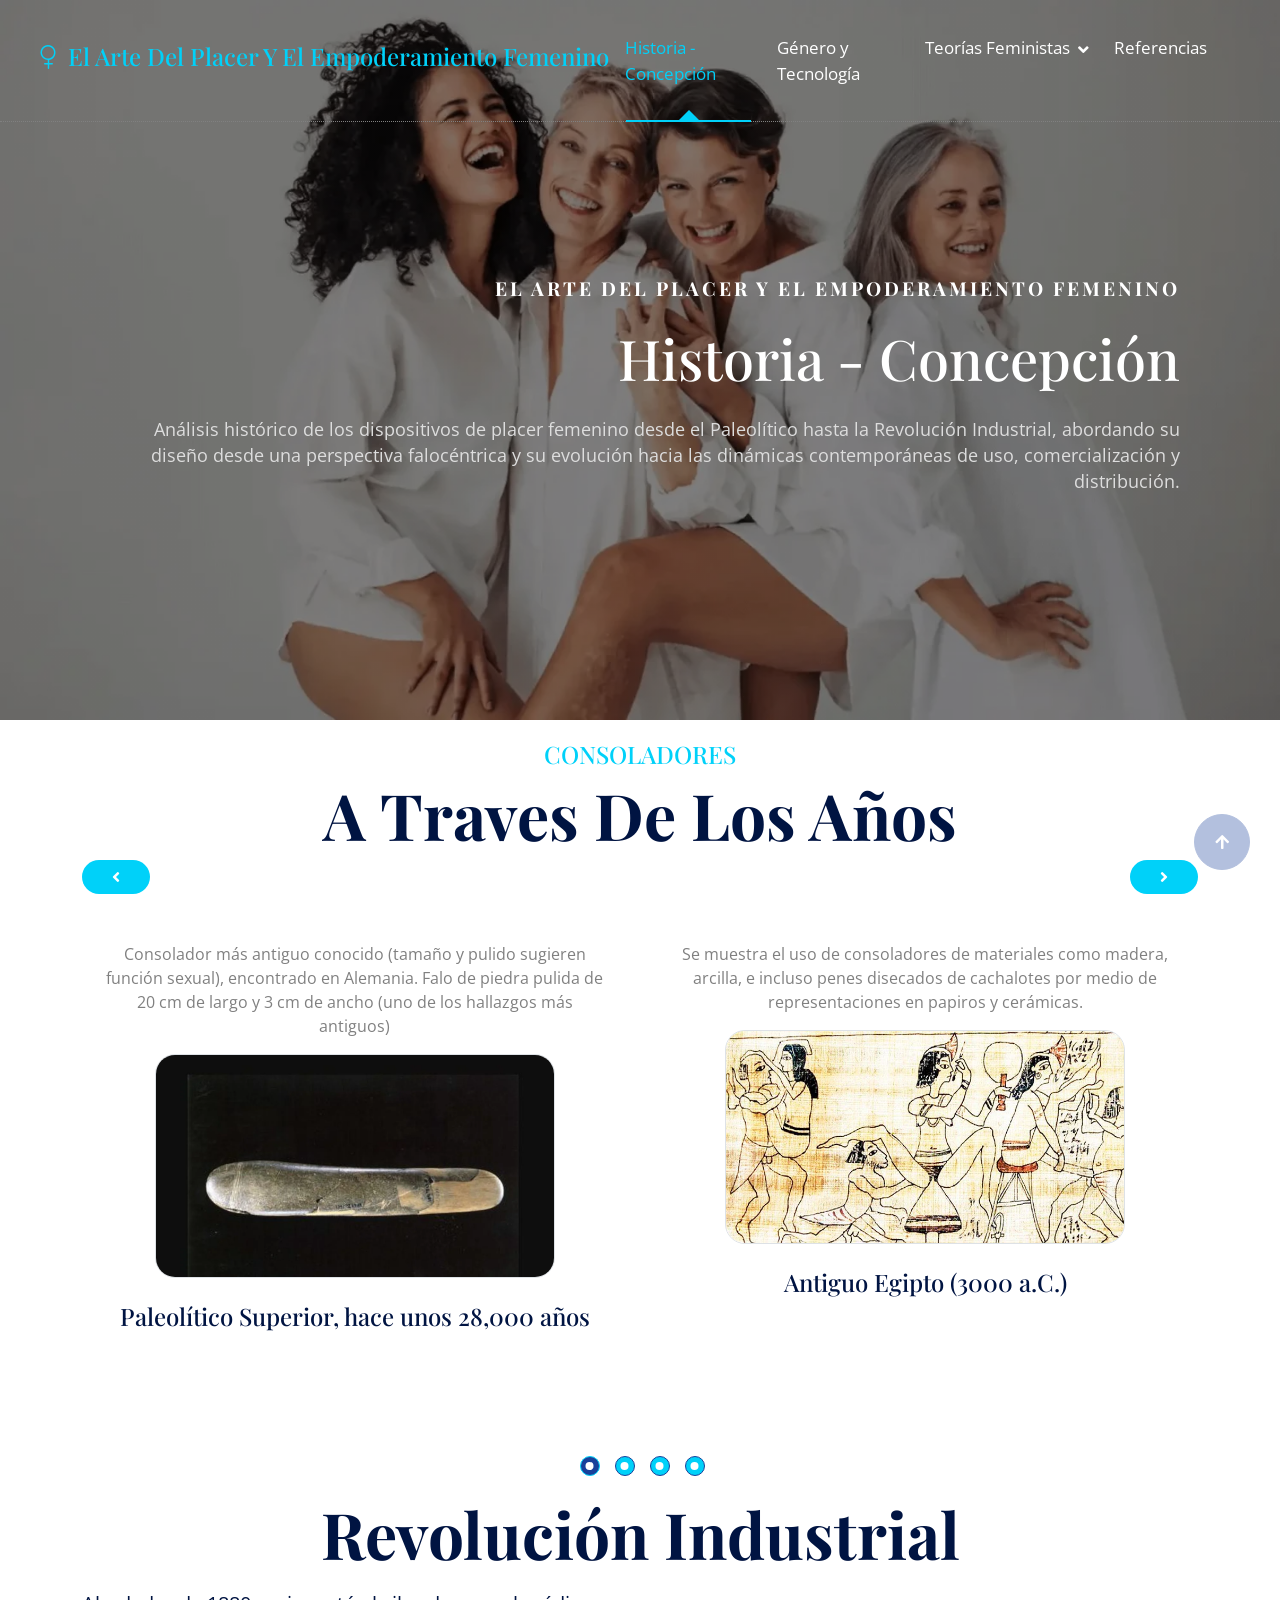
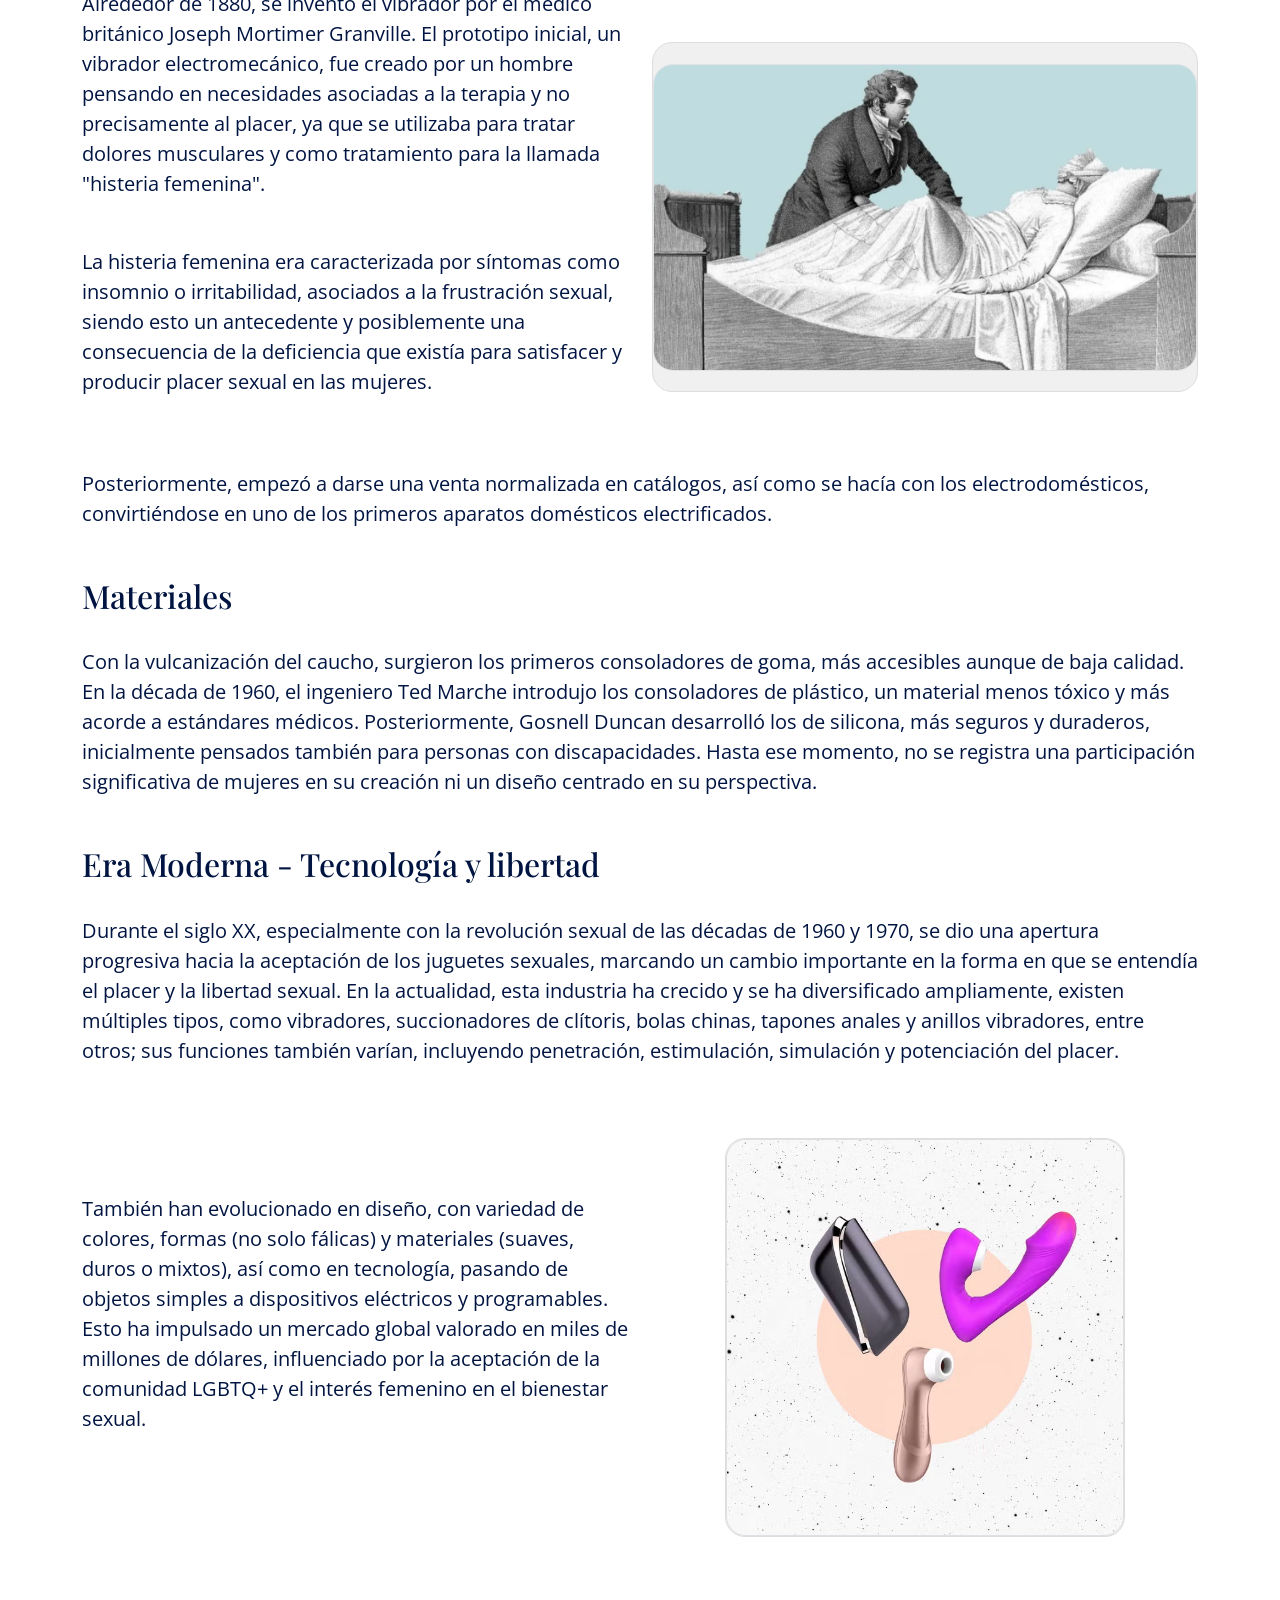
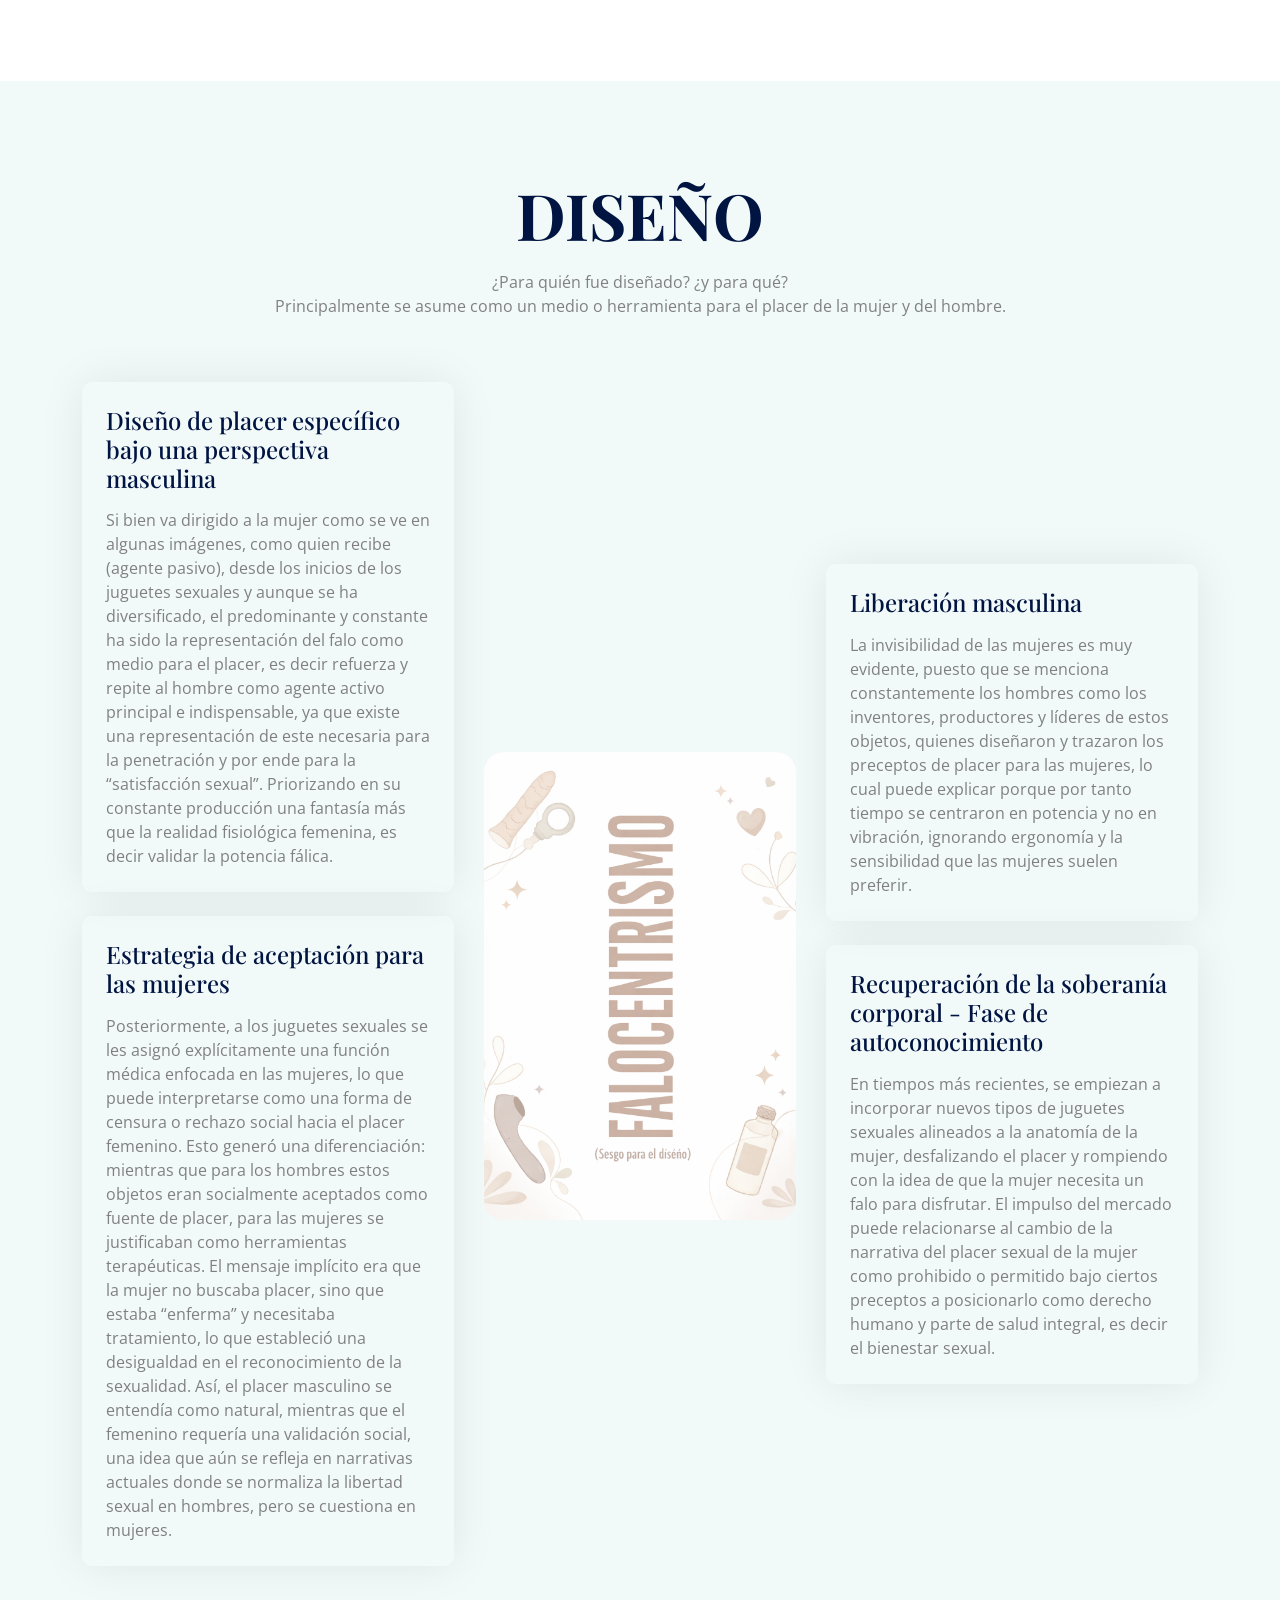
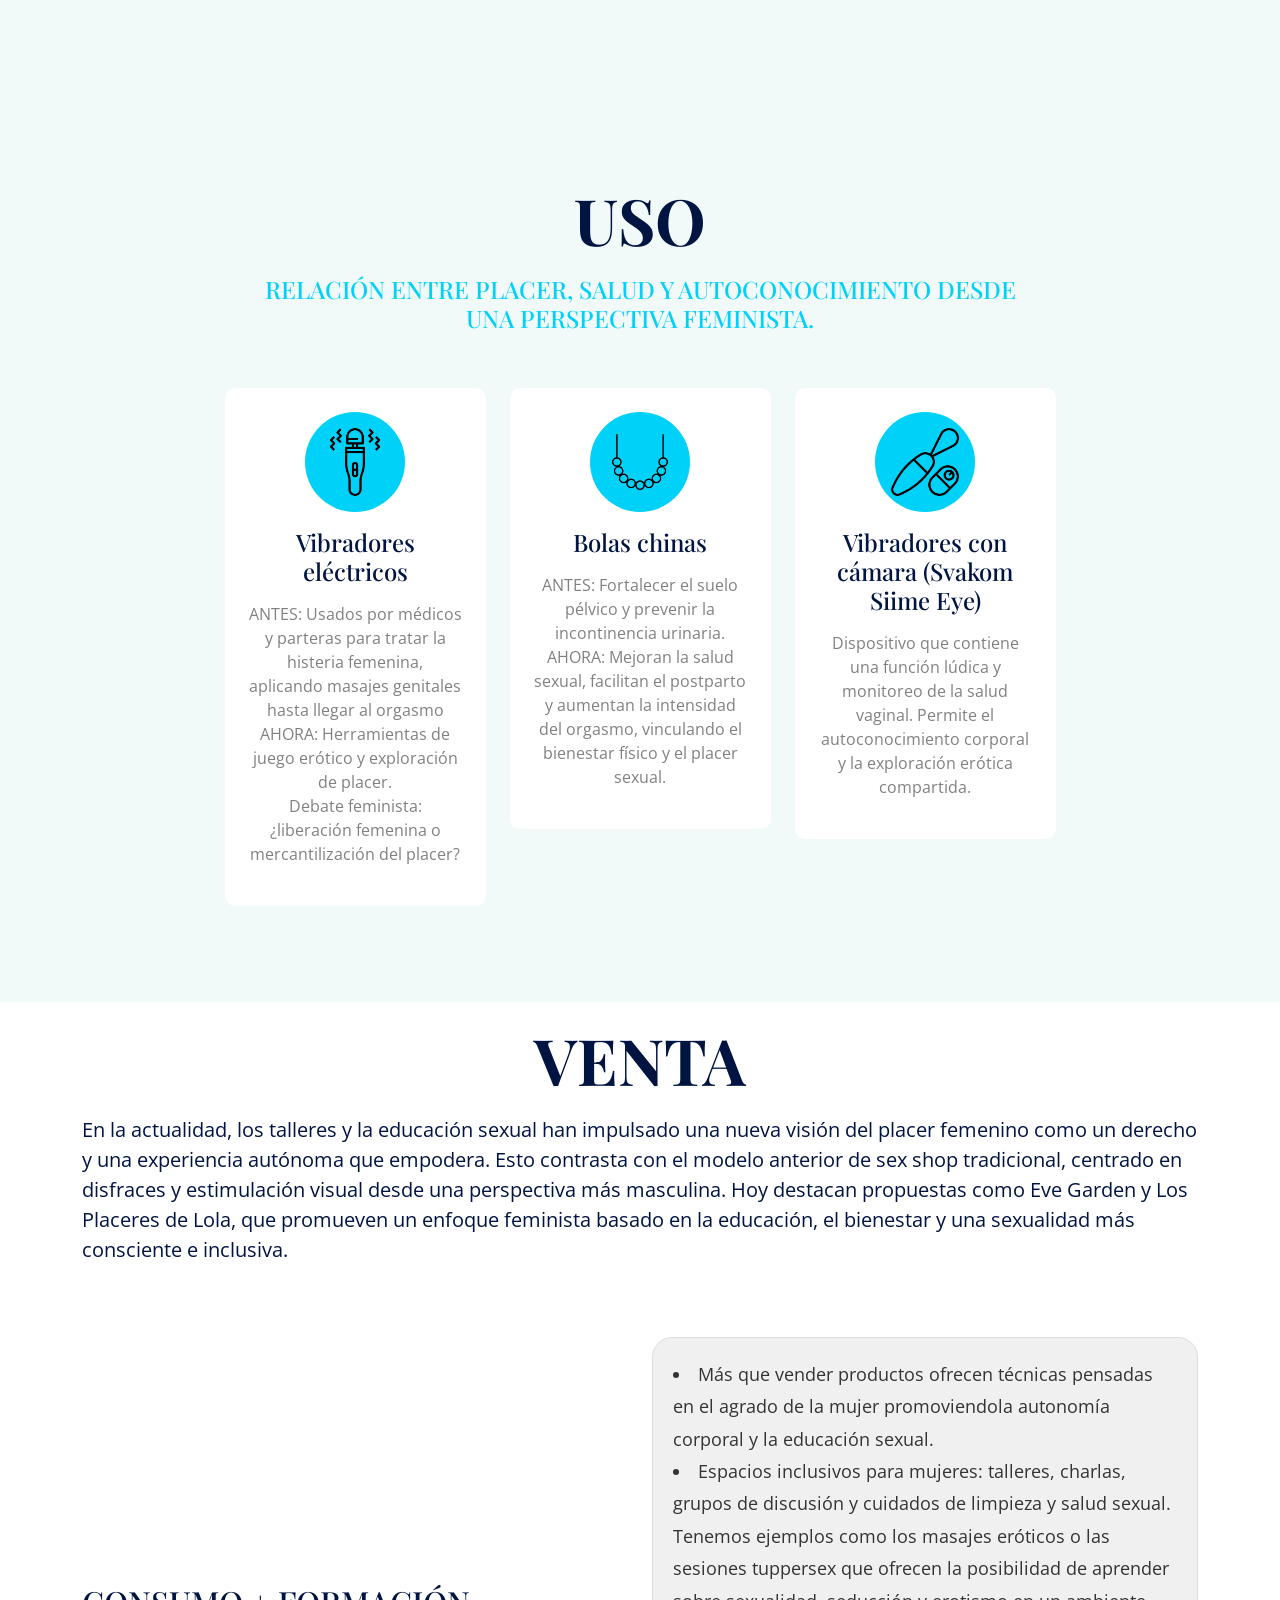
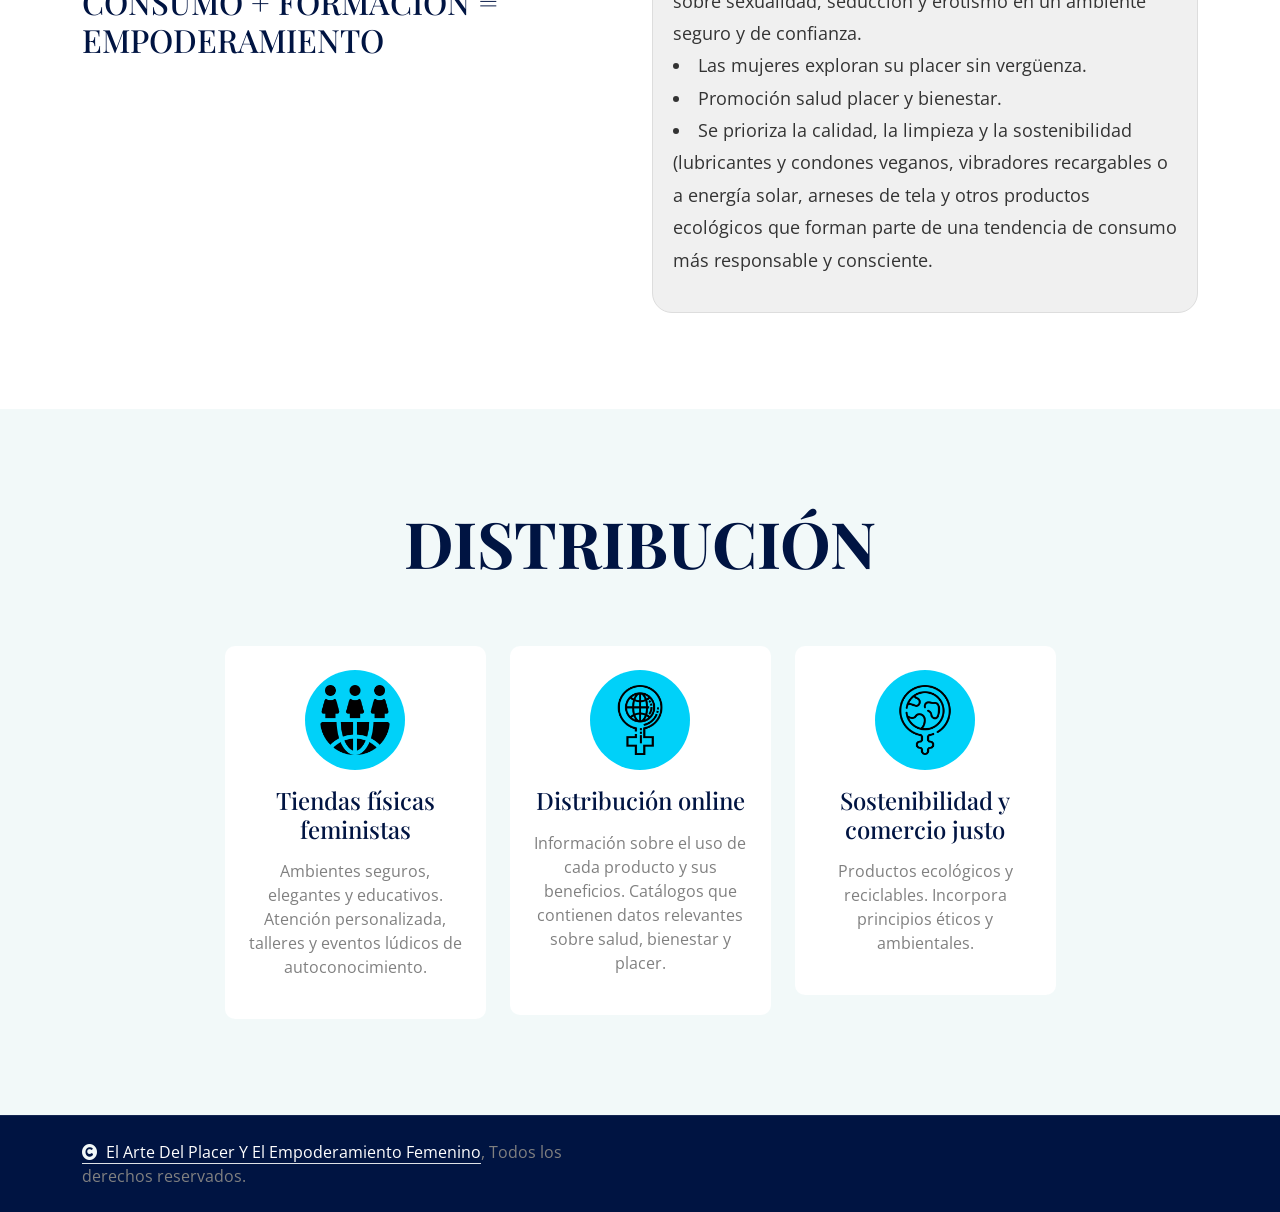
<file: index.html>
<!DOCTYPE html>
<html lang="es">

    <head>
        <meta charset="utf-8">
        <title>El Arte Del Placer Y El Empoderamiento Femenino</title>
        <meta content="width=device-width, initial-scale=1.0" name="viewport">
        <meta content="" name="keywords">
        <meta content="" name="description">

        <!-- Google Web Fonts -->
        <link rel="preconnect" href="https://fonts.googleapis.com">
        <link rel="preconnect" href="https://fonts.gstatic.com" crossorigin>
        <link href="https://fonts.googleapis.com/css2?family=Open+Sans:ital,wdth,wght@0,75..100,300..800;1,75..100,300..800&family=Playfair+Display:ital,wght@0,400..900;1,400..900&display=swap" rel="stylesheet"> 

        <!-- Icon Font Stylesheet -->
        <link rel="stylesheet" href="https://use.fontawesome.com/releases/v5.15.4/css/all.css"/>
        <link href="https://cdn.jsdelivr.net/npm/bootstrap-icons@1.4.1/font/bootstrap-icons.css" rel="stylesheet">

        <!-- Libraries Stylesheet -->
        <link href="lib/animate/animate.min.css" rel="stylesheet">
        <link href="lib/owlcarousel/assets/owl.carousel.min.css" rel="stylesheet">


        <!-- Customized Bootstrap Stylesheet -->
        <link href="css/bootstrap.min.css" rel="stylesheet">

        <!-- Template Stylesheet -->
        <link href="css/style.css" rel="stylesheet">
    </head>

    <body>

        <!-- Spinner Start -->
        <div id="spinner" class="show bg-white position-fixed translate-middle w-100 vh-100 top-50 start-50 d-flex align-items-center justify-content-center">
            <div class="spinner-border text-primary" style="width: 3rem; height: 3rem;" role="status">
                <span class="sr-only">Cargando...</span>
            </div>
        </div>
        <!-- Spinner End -->

        <!-- Navbar & Hero Start -->
        <div class="container-fluid position-relative p-0">
            <nav class="navbar navbar-expand-lg navbar-light px-3 px-sm-4 px-lg-5 py-2 py-lg-0">
                <a href="" class="navbar-brand p-0">
                    <h1 style="margin-left: 0; font-size: clamp(1rem, 4vw, 1.5rem);" class="text-primary"><i class="fas bi-gender-female me-2"></i>El Arte Del Placer Y El Empoderamiento Femenino</h1>
                </a>
                <button class="navbar-toggler" type="button" data-bs-toggle="collapse" data-bs-target="#navbarCollapse">
                    <span class="fa fa-bars"></span>
                </button>
                <div class="collapse navbar-collapse" id="navbarCollapse">
                    <div class="navbar-nav ms-auto py-0">
                        <a href="index.html" class="nav-item nav-link active">Historia - Concepción</a>
                        <a href="GeneroyTec.html" class="nav-item nav-link">Género y Tecnología</a>
                        <div class="nav-item dropdown">
                            <a href="#" class="nav-link dropdown-toggle" data-bs-toggle="dropdown">Teorías Feministas</a>
                            <div class="dropdown-menu m-0">
                                <a href="ReporducAsist.html" class="dropdown-item">Tecnologías de la reproducción asistida</a>
                                <a href="farmacopornográfica.html" class="dropdown-item">La era farmacopornográfica</a>
                                <a href="Xenofeminismo.html" class="dropdown-item">Xenofeminismo</a>
                            </div>
                        </div>
                        <a href="Referencias.html" class="nav-item nav-link">Referencias</a>
                    </div>
                </div>
            </nav>

            <!-- Carousel Start -->
            <div class="carousel-header">
                <div id="carouselId" class="carousel slide" data-bs-ride="carousel">
                    <div class="carousel-inner" role="listbox">
                        <div class="carousel-item active">
                            <img src="img/banner.webp" class="img-fluid w-100" alt="Image">
                            <div class="carousel-caption-1">
                                <div class="carousel-caption-1-content" style="max-width: 90%; width: 100%;">
                                    <h4 class="text-white text-uppercase fw-bold mb-3 mb-sm-4 fadeInLeft animated" data-animation="fadeInLeft" data-delay="1s" style="animation-delay: 1s; font-size: clamp(0.9rem, 2vw, 1.2rem); letter-spacing: 3px;">El Arte Del Placer Y El Empoderamiento Femenino</h4>
                                    <h1 class="text-capitalize text-white mb-3 mb-sm-4 fadeInLeft animated" data-animation="fadeInLeft" data-delay="1.3s" style="animation-delay: 1.3s; font-size: clamp(1.5rem, 5vw, 3.5rem);">Historia - Concepción</h1>
                                    <p class="mb-4 mb-sm-5 fadeInLeft animated" data-animation="fadeInLeft" data-delay="1.5s" style="animation-delay: 1.5s; color: #ddd; font-size: clamp(0.9rem, 2vw, 1.1rem);">Análisis histórico de los dispositivos de placer femenino desde el Paleolítico hasta la Revolución Industrial, abordando su diseño desde una perspectiva falocéntrica y su evolución hacia las dinámicas contemporáneas de uso, comercialización y distribución. 
                                    </p>
                                </div>
                            </div>
                        </div>
                    </div>
                </div>
            </div>
            <!-- Carousel End -->
        </div>
        <!-- Navbar & Hero End -->

        <!-- Testimonial Start -->
        <div style="padding-top: 20px;" class="container-fluid testimonial pb-5">
            <div class="container pb-5">
                <div class="text-center mx-auto pb-5 wow fadeInUp" data-wow-delay="0.2s" style="max-width: 800px;">
                    <h4 class="text-uppercase text-primary">Consoladores</h4>
                    <h1 class="display-3 text-capitalize mb-3">A traves de los años</h1>
                </div>
                <div class="owl-carousel testimonial-carousel wow fadeInUp" data-wow-delay="0.3s">
                    <div class="testimonial-item text-center p-4">
                        <p>Consolador más antiguo conocido (tamaño y pulido sugieren función sexual), encontrado en Alemania.
                            Falo de piedra pulida de 20 cm de largo y 3 cm de ancho (uno de los hallazgos más antiguos)
                        </p>
                        <div class="d-flex justify-content-center mb-4">
                            <img src="img/primerConsolador.webp" class="img-fluid border" style=" width: 400px; border-radius: 20px;" alt="">
                        </div>
                        <div class="d-block">
                            <h4 class="text-dark">Paleolítico Superior, hace unos 28,000 años</h4>
                        </div>
                    </div>
                    <div class="testimonial-item text-center p-4">
                        <p>Se muestra el uso de consoladores de materiales como madera, arcilla, e incluso penes disecados de cachalotes por medio de representaciones en papiros y cerámicas.
                        </p>
                        <div class="d-flex justify-content-center mb-4">
                            <img src="img/consoladorEgipto.webp" class="img-fluid border" style=" width: 400px; border-radius: 20px;" alt="">
                        </div>
                        <div class="d-block">
                            <h4 class="text-dark">Antiguo Egipto (3000 a.C.)</h4>
                        </div>
                    </div>
                    <div class="testimonial-item text-center p-4 d-flex align-items-center justify-content-center" style="min-height: 350px;">
                        <div>
                            <p>Los consoladores eran hechos a base de heces de camello secas y recubiertas por resina, resistentes y suaves.
                            </p>
                            <div class="d-block">
                                <h4 class="text-dark">Oriente Medio</h4>
                            </div>
                        </div>
                    </div>
                    <div class="testimonial-item text-center p-4">
                        <p>Sus consoladores eran de piedra, madera o cuero lubricados con aceite de oliva (se le llamaba Olisbos), evidenciado en cerámicas del siglo VI a.c. donde muestran mujeres usándolos.
                        </p>
                        <div class="d-flex justify-content-center mb-4">
                            <img src="img/consoladorGrecia.webp" class="img-fluid border" style=" width: 400px; border-radius: 20px;" alt="">
                        </div>
                        <div class="d-block">
                            <h4 class="text-dark">Grecia</h4>
                        </div>
                    </div>
                    <div class="testimonial-item text-center p-4">
                        <p>Dejo consoladores de bronce y jade en tumbas de la realeza (Se explica como posible reflejo de creencia del sexo como equilibrio entre el yini y el yang).
                        </p>
                        <div class="d-flex justify-content-center mb-4">
                            <img src="img/consoladorChina.webp" class="img-fluid border" style=" width: 200px; border-radius: 20px;" alt="">
                        </div>
                        <div class="d-block">
                            <h4 class="text-dark">Dinastía Han china (206 a.c - 220 d.c)</h4>
                        </div>
                    </div>
                    <div class="testimonial-item text-center p-4">
                        <p>Mediante este se celebraba el placer sin tabúes y mostraba consoladores de marfil y madera.
                        </p>
                        <div class="d-flex justify-content-center mb-4">
                            <img src="img/consoladorjapon.webp" class="img-fluid border" style=" width: 400px; border-radius: 20px;" alt="">
                        </div>
                        <div class="d-block">
                            <h4 class="text-dark">Japón - Arte erotico del siglo XVII </h4>
                        </div>
                    </div>
                    <div class="testimonial-item text-center p-4 d-flex align-items-center justify-content-center" style="min-height: 350px;">
                        <div>
                            <p>Europa: La Iglesia condenó los juguetes sexuales como símbolos de lujuria.
                                <br>Japón (cultura más abierta): Refinaron los diseños con madera laqueada y texturas variadas. 
                                <br>Italia (1400): Se documentaron consoladores de cuero y piedra.
                                <br>China: Uso de anillos hechos de cuerdas o párpados de cabra para prolongar la erección (se piensa en los hombres y su desempeño-placer-necesidades).
                            </p>
                            <div class="d-block">
                                <h4 class="text-dark">Edad media</h4>
                            </div>
                        </div>
                    </div>
                    <div class="testimonial-item text-center p-4">
                        <p>Italia: Las tiendas de placer ofrecían consoladores personalizados.
                            <br>Japón: Se popularizó el arte Shungan (arte erotico).
                            <br>Europa: La represión sexual limitó la aceptación pública de juguetes sexuales.
                        </p>
                        <div class="d-flex justify-content-center mb-4">
                            <img src="img/consoladorRenacimiento.webp" class="img-fluid border" style=" width: 400px; border-radius: 20px;" alt="">
                        </div>
                        <div class="d-block">
                            <h4 class="text-dark">Renacimiento - Avances materiales - siglo XV</h4>
                        </div>
                    </div>
                </div>
                <div class="mx-auto pb-5 wow fadeInUp" data-wow-delay="0.2s" style="max-width: 8000px; padding-top: 20px;">
                    <h1 class="display-3 text-center text-capitalize mb-3">Revolución industrial</h1>
                    <div class="row align-items-center g-4">
                        <div class="col-lg-6">
                            <p class="mb-5 fs-5 text-dark fadeInUp animated text-left" data-wow-delay="0.2s" style="animation-delay: 0.2s;">
                                Alrededor de 1880, se inventó el vibrador por el médico británico Joseph Mortimer Granville. El prototipo inicial, un vibrador electromecánico, fue creado por un hombre pensando en necesidades asociadas a la terapia y no precisamente al placer, ya que se utilizaba para tratar dolores musculares y como tratamiento para la llamada "histeria femenina".
                            </p>
                            <p class="mb-5 fs-5 text-dark fadeInUp animated text-left" data-wow-delay="0.2s" style="animation-delay: 0.2s;">
                                La histeria femenina era caracterizada por síntomas como insomnio o irritabilidad, asociados a la frustración sexual, siendo esto un antecedente y posiblemente una consecuencia de la deficiencia que existía para satisfacer y producir placer sexual en las mujeres.
                            </p>
                        </div>
                        <div class="col-lg-6">
                            <div style="width: 100%; height: 350px; background-color: #f0f0f0; border-radius: 20px; display: flex; align-items: center; justify-content: center; border: 1px solid #ddd;">
                                <img src="img/histeriafemeninafondoazul.webp" class="img-fluid border" style=" width: 100%; border-radius: 20px;" alt="">
                            </div>
                        </div>
                        <p class="mb-5 fs-5 text-dark fadeInUp animated text-left" data-wow-delay="0.2s" style="animation-delay: 0.2s;">
                                Posteriormente, empezó a darse una venta normalizada en catálogos, así como se hacía con los electrodomésticos, convirtiéndose en uno de los primeros aparatos domésticos electrificados.
                        </p>
                    </div>
                    <div class="row align-items-center g-4">
                        <h2>Materiales</h2>
                            <p class="mb-5 fs-5 text-dark fadeInUp animated text-left" data-wow-delay="0.2s" style="animation-delay: 0.2s;">
                                Con la vulcanización del caucho, surgieron los primeros consoladores de goma, más accesibles aunque de baja calidad.
                                En la década de 1960, el ingeniero Ted Marche introdujo los consoladores de plástico, un material menos tóxico y más acorde a estándares médicos.
                                Posteriormente, Gosnell Duncan desarrolló los de silicona, más seguros y duraderos, inicialmente pensados también para personas con discapacidades.
                                Hasta ese momento, no se registra una participación significativa de mujeres en su creación ni un diseño centrado en su perspectiva.
                            </p>
                    </div>
                    <div class="row align-items-center g-4">
                        <h2>Era Moderna - Tecnología y libertad</h2>
                        <p class="mb-5 fs-5 text-dark fadeInUp animated text-left" data-wow-delay="0.2s" style="animation-delay: 0.2s;">
                                Durante el siglo XX, especialmente con la revolución sexual de las décadas de 1960 y 1970, se dio una apertura progresiva hacia la aceptación de los juguetes sexuales, marcando un cambio importante en la forma en que se entendía el placer y la libertad sexual.
                                En la actualidad, esta industria ha crecido y se ha diversificado ampliamente, existen múltiples tipos, como vibradores, succionadores de clítoris, bolas chinas, tapones anales y anillos vibradores, entre otros; sus funciones también varían, incluyendo penetración, estimulación, simulación y potenciación del placer.
                        </p>
                        <div class="col-lg-6">
                            <p class="mb-5 fs-5 text-dark fadeInUp animated text-left" data-wow-delay="0.2s" style="animation-delay: 0.2s;">
                                También han evolucionado en diseño, con variedad de colores, formas (no solo fálicas) y materiales (suaves, duros o mixtos), así como en tecnología, pasando de objetos simples a dispositivos eléctricos y programables. Esto ha impulsado un mercado global valorado en miles de millones de dólares, influenciado por la aceptación de la comunidad LGBTQ+ y el interés femenino en el bienestar sexual.
                            </p>
                        </div>
                        <div class="col-lg-6">
                            <div style="width: 100%; max-width: 400px; margin: 0 auto; background-color: #f0f0f0; border-radius: 20px; display: flex; align-items: center; justify-content: center; border: 1px solid #ddd;">
                                <img src="img/actualidadConsoladores.avif" class="img-fluid border" style=" width: 100%; border-radius: 20px;" alt="">
                            </div>
                        </div>
                    </div>
                </div>
            </div>
        </div>
        <!-- Testimonial End -->

        <!-- Service Start -->
        <div class="container-fluid service bg-light overflow-hidden py-5">
            <div class="container py-5">
                <div class="text-center mx-auto pb-5 wow fadeInUp" data-wow-delay="0.2s" style="max-width: 800px;">
                    <h1 class="display-3 text-capitalize mb-3">DISEÑO</h1>
                    <p>¿Para quién fue diseñado? ¿y para qué?
                        <br>Principalmente se asume como un medio o herramienta para el placer de la mujer y del hombre.
                    </p>
                </div>
                <div class="row gx-0 gy-4 align-items-center">
                    <div class="col-lg-6 col-xl-4 wow fadeInLeft" data-wow-delay="0.2s">
                        <div class="service-item rounded p-4 mb-4">
                            <div class="row">
                                <div class="col-12">
                                    <div class="d-flex">
                                        <div class="service-content">
                                            <a href="#" class="h4 d-inline-block mb-3">Diseño de placer específico bajo una perspectiva masculina</a>
                                            <p class="mb-0">Si bien va dirigido a la mujer como se ve en algunas imágenes, como quien recibe (agente pasivo), desde los inicios de los juguetes sexuales y aunque se ha diversificado, el predominante y constante ha sido la representación del falo como medio para el placer, es decir refuerza y repite al hombre como agente activo principal e indispensable, ya que existe una representación de este necesaria para la penetración y por ende para la “satisfacción sexual”. Priorizando en su constante producción una fantasía más que la realidad fisiológica femenina, es decir validar la potencia fálica.</p>
                                        </div>
                                    </div>
                                </div>
                            </div>
                        </div>
                        <div class="service-item rounded p-4 mb-4">
                            <div class="row">
                                <div class="col-12">
                                    <div class="d-flex">
                                        <div class="service-content">
                                            <a href="#" class="h4 d-inline-block mb-3">Estrategia de aceptación para las mujeres</a>
                                            <p class="mb-0">Posteriormente, a los juguetes sexuales se les asignó explícitamente una función médica enfocada en las mujeres, lo que puede interpretarse como una forma de censura o rechazo social hacia el placer femenino. Esto generó una diferenciación: mientras que para los hombres estos objetos eran socialmente aceptados como fuente de placer, para las mujeres se justificaban como herramientas terapéuticas. El mensaje implícito era que la mujer no buscaba placer, sino que estaba “enferma” y necesitaba tratamiento, lo que estableció una desigualdad en el reconocimiento de la sexualidad. Así, el placer masculino se entendía como natural, mientras que el femenino requería una validación social, una idea que aún se refleja en narrativas actuales donde se normaliza la libertad sexual en hombres, pero se cuestiona en mujeres.</p>
                                        </div>
                                    </div>
                                </div>
                            </div>
                        </div>
                    </div>
                    <div class="col-lg-6 col-xl-4 wow fadeInUp" data-wow-delay="0.3s">
                        <div class="bg-transparent" style="padding: 30px;">
                            <img src="img/falocentrismo.png" class="img-fluid w-100" alt="" style="border-radius: 20px;">
                        </div>
                    </div>
                    <div class="col-lg-6 col-xl-4 wow fadeInRight" data-wow-delay="0.2s">
                        <div class="service-item rounded p-4 mb-4">
                            <div class="row">
                                <div class="col-12">
                                    <div class="d-flex">
                                        <div class="service-content">
                                            <a href="#" class="h4 d-inline-block mb-3">Liberación masculina</a>
                                            <p class="mb-0">La invisibilidad de las mujeres es muy evidente, puesto que se menciona constantemente los hombres como los inventores, productores y líderes de estos objetos, quienes diseñaron y trazaron los preceptos de placer para las mujeres, lo cual puede explicar porque por tanto tiempo se centraron en potencia y no en vibración, ignorando ergonomía y la sensibilidad que las mujeres suelen preferir.</p>
                                        </div>
                                    </div>
                                </div>
                            </div>
                        </div>
                        <div class="service-item rounded p-4 mb-4">
                            <div class="row">
                                <div class="col-12">
                                        <div class="service-content">
                                            <a href="#" class="h4 d-inline-block mb-3">Recuperación de la soberanía corporal - Fase de autoconocimiento</a>
                                            <p class="mb-0">En tiempos más recientes, se empiezan a incorporar nuevos tipos de juguetes sexuales alineados a la anatomía de la mujer, desfalizando el placer y rompiendo con la idea de que la mujer necesita un falo para disfrutar. El impulso del mercado puede relacionarse al cambio de la narrativa del placer sexual de la mujer como prohibido o permitido bajo ciertos preceptos a posicionarlo como derecho humano y parte de salud integral, es decir el bienestar sexual.</p>
                                        </div>
                                    </div>
                                </div>
                            </div>
                        </div>
                    </div>
                </div>
            </div>
        </div>
        <!-- Service End -->

        <!-- feature Start -->
        <div class="container-fluid feature bg-light py-5">
            <div class="container py-5">
                <div class="text-center mx-auto pb-5 wow fadeInUp" data-wow-delay="0.2s" style="max-width: 800px;">
                    <h1 class="display-3 text-capitalize mb-3">USO</h1>
                    <h4 class="text-uppercase text-primary">Relación entre placer, salud y autoconocimiento desde una perspectiva feminista. </h4>
                </div>
                <div class="row g-4 justify-content-center">
                    <div class=" col-md-6 col-lg-6 col-xl-3 wow fadeInUp" data-wow-delay="0.2s">
                        <div class="feature-item p-4">
                            <div class="feature-icon mb-3"><i class="fas text-white fa-3x"><img src="img/vibrador.png" style="width: 70px;" alt=""></i></div>
                            <a class="h4 mb-3">Vibradores eléctricos</a>
                            <p class="mb-3">
                                ANTES: Usados por médicos y parteras para tratar la histeria femenina, aplicando masajes genitales hasta llegar al orgasmo  
                                <br>AHORA: Herramientas de juego erótico y exploración de placer. 
                                <br>Debate feminista: ¿liberación femenina o mercantilización del placer?
                            </p>
                        </div>
                    </div>
                    <div class="col-md-6 col-lg-6 col-xl-3 wow fadeInUp" data-wow-delay="0.4s">
                        <div class="feature-item p-4">
                            <div class="feature-icon mb-3"><i class="fas text-white fa-3x"></i><img src="img/collar-de-perlas.png" style="width: 70px;" alt=""></div>
                            <a class="h4 mb-3">Bolas chinas</a>
                            <p class="mb-3">
                                ANTES: Fortalecer el suelo pélvico y prevenir la incontinencia urinaria.
                                <br>AHORA: Mejoran la salud sexual, facilitan el postparto y aumentan la intensidad del orgasmo, vinculando el bienestar físico y el placer sexual. 
                            </p>
                        </div>
                    </div>
                    <div class="col-md-6 col-lg-6 col-xl-3 wow fadeInUp" data-wow-delay="0.6s">
                        <div class="feature-item p-4">
                            <div class="feature-icon mb-3"><i class="fas text-white fa-3x"><img src="img/vibrador2.png" style="width: 70px;" alt=""></i></div>
                            <a class="h4 mb-3">Vibradores con cámara (Svakom Siime Eye)</a>
                            <p class="mb-3">
                                Dispositivo que contiene una función lúdica y monitoreo de la salud vaginal. 
                                Permite el autoconocimiento corporal y la exploración erótica compartida.
                            </p>
                        </div>
                    </div>
                </div>
            </div>
        </div>
        <!-- feature End -->

        <div class="container pb-5">
            <div class="mx-auto pb-5 wow fadeInUp" data-wow-delay="0.2s" style="max-width: 8000px; padding-top: 20px;">
                    <h1 class="display-3 text-center text-capitalize mb-3">VENTA</h1>
                    <div class="row align-items-center g-4">
                        <p class="mb-5 fs-5 text-dark fadeInUp animated text-left" data-wow-delay="0.2s" style="animation-delay: 0.2s;">
                                En la actualidad, los talleres y la educación sexual han impulsado una nueva visión del placer femenino como un derecho y una experiencia autónoma que empodera. Esto contrasta con el modelo anterior de sex shop tradicional, centrado en disfraces y estimulación visual desde una perspectiva más masculina. Hoy destacan propuestas como Eve Garden y Los Placeres de Lola, que promueven un enfoque feminista basado en la educación, el bienestar y una sexualidad más consciente e inclusiva.
                        </p>
                        <div class="col-lg-6">
                            <h2>
                                CONSUMO + FORMACIÓN = EMPODERAMIENTO 
                            </h2>
                        </div>
                        <div class="col-lg-6">
                            <div style="width: 100%; height: auto; min-height: 500px; background-color: #f0f0f0; border-radius: 20px; display: flex; align-items: center; justify-content: center; border: 1px solid #ddd;">
                                <ul style="font-size: clamp(14px, 2vw, 18px); line-height: 1.8; color: #333; list-style-position: inside; padding: clamp(15px, 4vw, 20px);">
                                    <li>Más que vender productos ofrecen técnicas pensadas en el agrado de la mujer promoviendola autonomía corporal y la educación sexual.</li>
                                    <li>Espacios inclusivos para mujeres: talleres, charlas, grupos de discusión y cuidados de limpieza y salud sexual. Tenemos ejemplos como los masajes eróticos o las sesiones tuppersex que ofrecen la posibilidad de aprender sobre sexualidad, seducción y erotismo en un ambiente seguro y de confianza.</li>
                                    <li>Las mujeres exploran su placer sin vergüenza. </li>
                                    <li>Promoción salud placer y bienestar.</li>
                                    <li>Se prioriza la calidad, la limpieza y la sostenibilidad (lubricantes y condones veganos, vibradores recargables o a energía solar, arneses de tela y otros productos ecológicos que forman parte de una tendencia de consumo más responsable y consciente. </li>
                                </ul>
                            </div>
                        </div>
                    </div>
            </div>
        </div>

        <!-- feature Start -->
        <div class="container-fluid feature bg-light py-5">
            <div class="container py-5">
                <div class="text-center mx-auto pb-5 wow fadeInUp" data-wow-delay="0.2s" style="max-width: 800px;">
                    <h1 class="display-3 text-capitalize mb-3">DISTRIBUCIÓN</h1>
                </div>
                <div class="row g-4 justify-content-center">
                    <div class=" col-md-6 col-lg-6 col-xl-3 wow fadeInUp" data-wow-delay="0.2s">
                        <div class="feature-item p-4">
                            <div class="feature-icon mb-3"><i class="fas text-white fa-3x"><img src="img/feminismo2.png" style="width: 70px;" alt=""></i></div>
                            <a class="h4 mb-3">Tiendas físicas feministas</a>
                            <p class="mb-3">
                                Ambientes seguros, elegantes y educativos. 
                                Atención personalizada, talleres y eventos lúdicos de autoconocimiento.
                            </p>
                        </div>
                    </div>
                    <div class="col-md-6 col-lg-6 col-xl-3 wow fadeInUp" data-wow-delay="0.4s">
                        <div class="feature-item p-4">
                            <div class="feature-icon mb-3"><i class="fas text-white fa-3x"></i><img src="img/feminismo.png" style="width: 70px;" alt=""></div>
                            <a class="h4 mb-3">Distribución online</a>
                            <p class="mb-3">
                                Información sobre el uso de cada producto y sus beneficios.
                                Catálogos que contienen datos relevantes sobre salud, bienestar y placer. 
                            </p>
                        </div>
                    </div>
                    <div class="col-md-6 col-lg-6 col-xl-3 wow fadeInUp" data-wow-delay="0.6s">
                        <div class="feature-item p-4">
                            <div class="feature-icon mb-3"><i class="fas text-white fa-3x"><img src="img/dia-de-la-mujer.png" style="width: 70px;" alt=""></i></div>
                            <a class="h4 mb-3">Sostenibilidad y comercio justo</a>
                            <p class="mb-3">
                                Productos ecológicos y reciclables.
                                Incorpora principios éticos y ambientales.
                            </p>
                        </div>
                    </div>
                </div>
            </div>
        </div>
        <!-- feature End -->

        
        <!-- Copyright Start -->
        <div class="container-fluid copyright py-4">
            <div class="container">
                <div class="row g-4 align-items-center">
                    <div class="col-md-6 text-center text-md-start mb-md-0">
                        <span class="text-body"><a href="#" class="border-bottom text-white"><i class="fas fa-copyright text-light me-2"></i>El Arte Del Placer Y El Empoderamiento Femenino</a>, Todos los derechos reservados.</span>
                    </div>
                    <div class="col-md-6 text-center text-md-end text-body">
                        <!--/*** This template is free as long as you keep the below author’s credit link/attribution link/backlink. ***/-->
                        <!--/*** If you'd like to use the template without the below author’s credit link/attribution link/backlink, ***/-->
                        <!--/*** you can purchase the Credit Removal License from "https://htmlcodex.com/credit-removal". ***/-->
                        <!--Designed By <a class="border-bottom text-white" href="https://htmlcodex.com">HTML Codex</a> Distributed By <a class="border-bottom text-white" href="https://themewagon.com">ThemeWagon</a>-->
                    </div>
                </div>
            </div>
        </div>
        <!-- Copyright End -->


        <!-- Back to Top -->
        <a href="#" class="btn btn-secondary btn-lg-square rounded-circle back-to-top"><i class="fa fa-arrow-up"></i></a>   

        
    <!-- JavaScript Libraries -->
    <script src="https://ajax.googleapis.com/ajax/libs/jquery/3.6.4/jquery.min.js"></script>
    <script src="https://cdn.jsdelivr.net/npm/bootstrap@5.0.0/dist/js/bootstrap.bundle.min.js"></script>
    <script src="lib/wow/wow.min.js"></script>
    <script src="lib/easing/easing.min.js"></script>
    <script src="lib/waypoints/waypoints.min.js"></script>
    <script src="lib/counterup/counterup.min.js"></script>
    <script src="lib/owlcarousel/owl.carousel.min.js"></script>
    

    <!-- Template Javascript -->
    <script src="js/main.js"></script>
    </body>

</html>
</file>
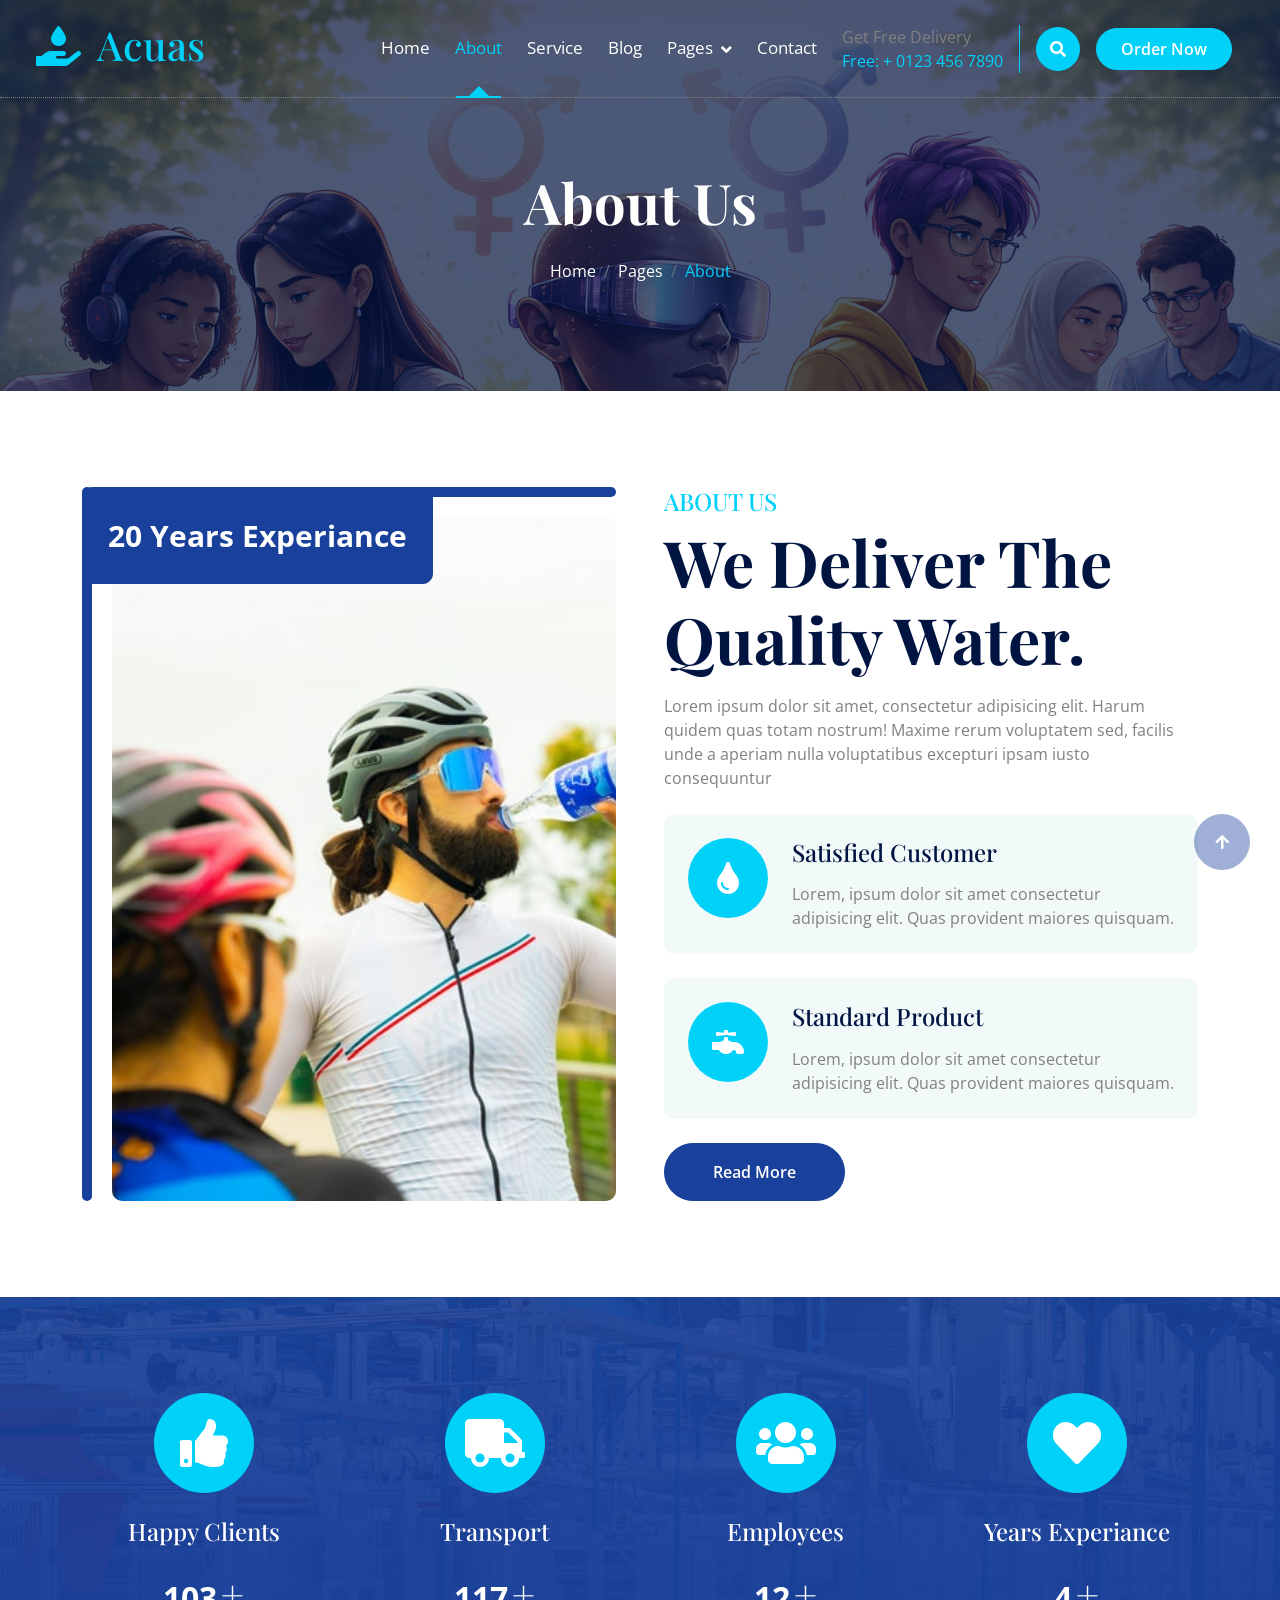
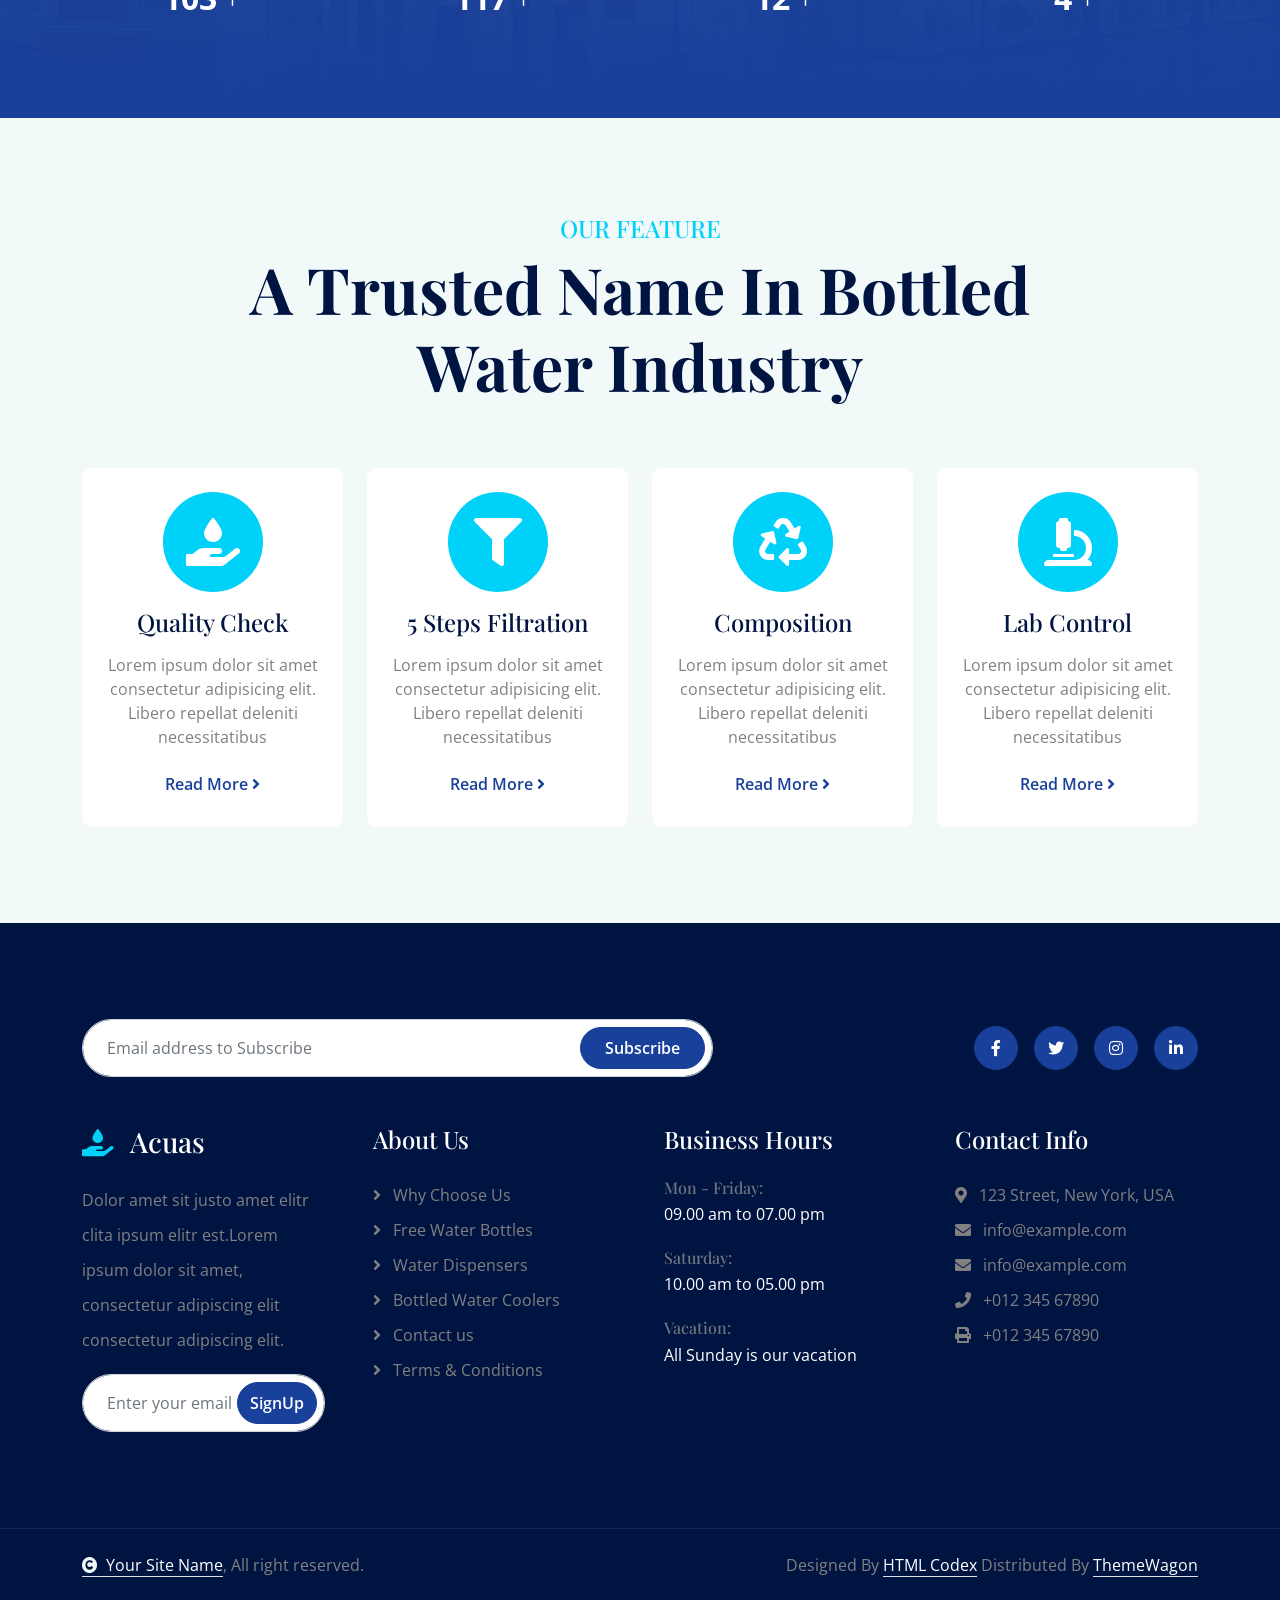
<file: about.html>
<!DOCTYPE html>
<html lang="en">

    <head>
        <meta charset="utf-8">
        <title>Acuas - Drinking Water Website Template</title>
        <meta content="width=device-width, initial-scale=1.0" name="viewport">
        <meta content="" name="keywords">
        <meta content="" name="description">

        <!-- Google Web Fonts -->
        <link rel="preconnect" href="https://fonts.googleapis.com">
        <link rel="preconnect" href="https://fonts.gstatic.com" crossorigin>
        <link href="https://fonts.googleapis.com/css2?family=Open+Sans:ital,wdth,wght@0,75..100,300..800;1,75..100,300..800&family=Playfair+Display:ital,wght@0,400..900;1,400..900&display=swap" rel="stylesheet"> 

        <!-- Icon Font Stylesheet -->
        <link rel="stylesheet" href="https://use.fontawesome.com/releases/v5.15.4/css/all.css"/>
        <link href="https://cdn.jsdelivr.net/npm/bootstrap-icons@1.4.1/font/bootstrap-icons.css" rel="stylesheet">

        <!-- Libraries Stylesheet -->
        <link href="lib/animate/animate.min.css" rel="stylesheet">
        <link href="lib/owlcarousel/assets/owl.carousel.min.css" rel="stylesheet">


        <!-- Customized Bootstrap Stylesheet -->
        <link href="css/bootstrap.min.css" rel="stylesheet">

        <!-- Template Stylesheet -->
        <link href="css/style.css" rel="stylesheet">
    </head>

    <body>

        <!-- Spinner Start -->
        <div id="spinner" class="show bg-white position-fixed translate-middle w-100 vh-100 top-50 start-50 d-flex align-items-center justify-content-center">
            <div class="spinner-border text-primary" style="width: 3rem; height: 3rem;" role="status">
                <span class="sr-only">Loading...</span>
            </div>
        </div>
        <!-- Spinner End -->

        <!-- Navbar & Hero Start -->
        <div class="container-fluid position-relative p-0">
            <nav class="navbar navbar-expand-lg navbar-light px-4 px-lg-5 py-3 py-lg-0">
                <a href="" class="navbar-brand p-0">
                    <h1 class="text-primary"><i class="fas fa-hand-holding-water me-3"></i>Acuas</h1>
                    <!-- <img src="img/logo.png" alt="Logo"> -->
                </a>
                <button class="navbar-toggler" type="button" data-bs-toggle="collapse" data-bs-target="#navbarCollapse">
                    <span class="fa fa-bars"></span>
                </button>
                <div class="collapse navbar-collapse" id="navbarCollapse">
                    <div class="navbar-nav ms-auto py-0">
                        <a href="index.html" class="nav-item nav-link">Home</a>
                        <a href="about.html" class="nav-item nav-link active">About</a>
                        <a href="service.html" class="nav-item nav-link">Service</a>
                        <a href="blog.html" class="nav-item nav-link">Blog</a>
                        <div class="nav-item dropdown">
                            <a href="#" class="nav-link dropdown-toggle" data-bs-toggle="dropdown">Pages</a>
                            <div class="dropdown-menu m-0">
                                <a href="feature.html" class="dropdown-item">Our Feature</a>
                                <a href="product.html" class="dropdown-item">Our Product</a>
                                <a href="team.html" class="dropdown-item">Our Team</a>
                                <a href="testimonial.html" class="dropdown-item">Testimonial</a>
                                <a href="404.html" class="dropdown-item">404 Page</a>
                            </div>
                        </div>
                        <a href="contact.html" class="nav-item nav-link">Contact</a>
                    </div>
                    <div class="d-none d-xl-flex me-3">
                        <div class="d-flex flex-column pe-3 border-end border-primary">
                            <span class="text-body">Get Free Delivery</span>
                            <a href="tel:+4733378901"><span class="text-primary">Free: + 0123 456 7890</span></a>
                        </div>
                    </div>
                    <button class="btn btn-primary btn-md-square d-flex flex-shrink-0 mb-3 mb-lg-0 rounded-circle me-3" data-bs-toggle="modal" data-bs-target="#searchModal"><i class="fas fa-search"></i></button>
                    <a href="" class="btn btn-primary rounded-pill d-inline-flex flex-shrink-0 py-2 px-4">Order Now</a>
                </div>
            </nav>

            <!-- Header Start -->
            <div class="container-fluid bg-breadcrumb">
                <div class="container text-center py-5" style="max-width: 900px;">
                    <h4 class="text-white display-4 mb-4 wow fadeInDown" data-wow-delay="0.1s">About Us</h4>
                    <ol class="breadcrumb d-flex justify-content-center mb-0 wow fadeInDown" data-wow-delay="0.3s">
                        <li class="breadcrumb-item"><a href="index.html">Home</a></li>
                        <li class="breadcrumb-item"><a href="#">Pages</a></li>
                        <li class="breadcrumb-item active text-primary">About</li>
                    </ol>    
                </div>
            </div>
            <!-- Header End -->
        </div>
        <!-- Navbar & Hero End -->

        <!-- Modal Search Start -->
        <div class="modal fade" id="searchModal" tabindex="-1" aria-labelledby="exampleModalLabel" aria-hidden="true">
            <div class="modal-dialog modal-fullscreen">
                <div class="modal-content rounded-0">
                    <div class="modal-header">
                        <h4 class="modal-title mb-0" id="exampleModalLabel">Search by keyword</h4>
                        <button type="button" class="btn-close" data-bs-dismiss="modal" aria-label="Close"></button>
                    </div>
                    <div class="modal-body d-flex align-items-center">
                        <div class="input-group w-75 mx-auto d-flex">
                            <input type="search" class="form-control p-3" placeholder="keywords" aria-describedby="search-icon-1">
                            <span id="search-icon-1" class="input-group-text btn border p-3"><i class="fa fa-search text-white"></i></span>
                        </div>
                    </div>
                </div>
            </div>
        </div>
        <!-- Modal Search End -->

        <!-- About Start -->
        <div class="container-fluid about py-5">
            <div class="container py-5">
                <div class="row g-5">
                    <div class="col-xl-6 wow fadeInLeft" data-wow-delay="0.2s">
                        <div class="about-img rounded h-100">
                            <img src="img/about.jpg" class="img-fluid rounded h-100 w-100" style="object-fit: cover;" alt="">
                            <div class="about-exp"><span>20 Years Experiance</span></div>
                        </div>
                    </div>
                    <div class="col-xl-6 wow fadeInRight" data-wow-delay="0.2s">
                        <div class="about-item">
                            <h4 class="text-primary text-uppercase">About Us</h4>
                            <h1 class="display-3 mb-3">We Deliver The Quality Water.</h1>
                            <p class="mb-4">Lorem ipsum dolor sit amet, consectetur adipisicing elit. Harum quidem quas totam nostrum! Maxime rerum voluptatem sed, facilis unde a aperiam nulla voluptatibus excepturi ipsam iusto consequuntur
                            </p>
                            <div class="bg-light rounded p-4 mb-4">
                                <div class="row">
                                    <div class="col-12">
                                        <div class="d-flex">
                                            <div class="pe-4">
                                                <div class="rounded-circle bg-primary d-flex align-items-center justify-content-center" style="width: 80px; height: 80px;"><i class="fas fa-tint text-white fa-2x"></i></div>
                                            </div>
                                            <div class="">
                                                <a href="#" class="h4 d-inline-block mb-3">Satisfied Customer</a>
                                                <p class="mb-0">Lorem, ipsum dolor sit amet consectetur adipisicing elit. Quas provident maiores quisquam.</p>
                                            </div>
                                        </div>
                                    </div>
                                </div>
                            </div>
                            <div class="bg-light rounded p-4 mb-4">
                                <div class="row">
                                    <div class="col-12">
                                        <div class="d-flex">
                                            <div class="pe-4">
                                                <div class="rounded-circle bg-primary d-flex align-items-center justify-content-center" style="width: 80px; height: 80px;"><i class="fas fa-faucet text-white fa-2x"></i></div>
                                            </div>
                                            <div class="">
                                                <a href="#" class="h4 d-inline-block mb-3">Standard Product</a>
                                                <p class="mb-0">Lorem, ipsum dolor sit amet consectetur adipisicing elit. Quas provident maiores quisquam.</p>
                                            </div>
                                        </div>
                                    </div>
                                </div>
                            </div>
                            <a href="#" class="btn btn-secondary rounded-pill py-3 px-5">Read More</a>
                        </div>
                    </div>
                </div>
            </div>
        </div>
        <!-- About End -->

        <!-- Fact Counter -->
        <div class="container-fluid counter py-5">
            <div class="container py-5">
                <div class="row g-5">
                    <div class="col-md-6 col-lg-6 col-xl-3 wow fadeInUp" data-wow-delay="0.2s">
                        <div class="counter-item">
                            <div class="counter-item-icon mx-auto">
                                <i class="fas fa-thumbs-up fa-3x text-white"></i>
                            </div>
                            <h4 class="text-white my-4">Happy Clients</h4>
                            <div class="counter-counting">
                                <span class="text-white fs-2 fw-bold" data-toggle="counter-up">456</span>
                                <span class="h1 fw-bold text-white">+</span>
                            </div>
                        </div>
                    </div>
                    <div class="col-md-6 col-lg-6 col-xl-3 wow fadeInUp" data-wow-delay="0.4s">
                        <div class="counter-item">
                            <div class="counter-item-icon mx-auto">
                                <i class="fas fa-truck fa-3x text-white"></i>
                            </div>
                            <h4 class="text-white my-4">Transport</h4>
                            <div class="counter-counting">
                                <span class="text-white fs-2 fw-bold" data-toggle="counter-up">513</span>
                                <span class="h1 fw-bold text-white">+</span>
                            </div>
                        </div>
                    </div>
                    <div class="col-md-6 col-lg-6 col-xl-3 wow fadeInUp" data-wow-delay="0.6s">
                        <div class="counter-item">
                            <div class="counter-item-icon mx-auto">
                                <i class="fas fa-users fa-3x text-white"></i>
                            </div>
                            <h4 class="text-white my-4">Employees</h4>
                            <div class="counter-counting">
                                <span class="text-white fs-2 fw-bold" data-toggle="counter-up">53</span>
                                <span class="h1 fw-bold text-white">+</span>
                            </div>
                        </div>
                    </div>
                    <div class="col-md-6 col-lg-6 col-xl-3 wow fadeInUp" data-wow-delay="0.8s">
                        <div class="counter-item">
                            <div class="counter-item-icon mx-auto">
                                <i class="fas fa-heart fa-3x text-white"></i>
                            </div>
                            <h4 class="text-white my-4">Years Experiance</h4>
                            <div class="counter-counting">
                                <span class="text-white fs-2 fw-bold" data-toggle="counter-up">17</span>
                                <span class="h1 fw-bold text-white">+</span>
                            </div>
                        </div>
                    </div>
                </div>
            </div>
        </div>
        <!-- Fact Counter -->

        <!-- feature Start -->
        <div class="container-fluid feature bg-light py-5">
            <div class="container py-5">
                <div class="text-center mx-auto pb-5 wow fadeInUp" data-wow-delay="0.2s" style="max-width: 800px;">
                    <h4 class="text-uppercase text-primary">Our Feature</h4>
                    <h1 class="display-3 text-capitalize mb-3">A Trusted Name In Bottled Water Industry</h1>
                </div>
                <div class="row g-4">
                    <div class=" col-md-6 col-lg-6 col-xl-3 wow fadeInUp" data-wow-delay="0.2s">
                        <div class="feature-item p-4">
                            <div class="feature-icon mb-3"><i class="fas fa-hand-holding-water text-white fa-3x"></i></div>
                            <a href="#" class="h4 mb-3">Quality Check</a>
                            <p class="mb-3">Lorem ipsum dolor sit amet consectetur adipisicing elit. Libero repellat deleniti necessitatibus</p>
                            <a href="#" class="btn text-secondary">Read More <i class="fa fa-angle-right"></i></a>
                        </div>
                    </div>
                    <div class="col-md-6 col-lg-6 col-xl-3 wow fadeInUp" data-wow-delay="0.4s">
                        <div class="feature-item p-4">
                            <div class="feature-icon mb-3"><i class="fas fa-filter text-white fa-3x"></i></div>
                            <a href="#" class="h4 mb-3">5 Steps Filtration</a>
                            <p class="mb-3">Lorem ipsum dolor sit amet consectetur adipisicing elit. Libero repellat deleniti necessitatibus</p>
                            <a href="#" class="btn text-secondary">Read More <i class="fa fa-angle-right"></i></a>
                        </div>
                    </div>
                    <div class="col-md-6 col-lg-6 col-xl-3 wow fadeInUp" data-wow-delay="0.6s">
                        <div class="feature-item p-4">
                            <div class="feature-icon mb-3"><i class="fas fa-recycle text-white fa-3x"></i></div>
                            <a href="#" class="h4 mb-3">Composition</a>
                            <p class="mb-3">Lorem ipsum dolor sit amet consectetur adipisicing elit. Libero repellat deleniti necessitatibus</p>
                            <a href="#" class="btn text-secondary">Read More <i class="fa fa-angle-right"></i></a>
                        </div>
                    </div>
                    <div class="col-md-6 col-lg-6 col-xl-3 wow fadeInUp" data-wow-delay="0.8s">
                        <div class="feature-item p-4">
                            <div class="feature-icon mb-3"><i class="fas fa-microscope text-white fa-3x"></i></div>
                            <a href="#" class="h4 mb-3">Lab Control</a>
                            <p class="mb-3">Lorem ipsum dolor sit amet consectetur adipisicing elit. Libero repellat deleniti necessitatibus</p>
                            <a href="#" class="btn text-secondary">Read More <i class="fa fa-angle-right"></i></a>
                        </div>
                    </div>
                </div>
            </div>
        </div>
        <!-- feature End -->

        <!-- Footer Start -->
        <div class="container-fluid footer py-5 wow fadeIn" data-wow-delay="0.2s">
            <div class="container py-5">
                <div class="row g-5 mb-5 align-items-center">
                    <div class="col-lg-7">
                        <div class="position-relative mx-auto">
                            <input class="form-control rounded-pill w-100 py-3 ps-4 pe-5" type="text" placeholder="Email address to Subscribe">
                            <button type="button" class="btn btn-secondary rounded-pill position-absolute top-0 end-0 py-2 px-4 mt-2 me-2">Subscribe</button>
                        </div>
                    </div>
                    <div class="col-lg-5">
                        <div class="d-flex align-items-center justify-content-center justify-content-lg-end">
                            <a class="btn btn-secondary btn-md-square rounded-circle me-3" href=""><i class="fab fa-facebook-f"></i></a>
                            <a class="btn btn-secondary btn-md-square rounded-circle me-3" href=""><i class="fab fa-twitter"></i></a>
                            <a class="btn btn-secondary btn-md-square rounded-circle me-3" href=""><i class="fab fa-instagram"></i></a>
                            <a class="btn btn-secondary btn-md-square rounded-circle me-0" href=""><i class="fab fa-linkedin-in"></i></a>
                        </div>
                    </div>
                </div>
                <div class="row g-5">
                    <div class="col-md-6 col-lg-6 col-xl-3">
                        <div class="footer-item d-flex flex-column">
                            <div class="footer-item">
                                <h3 class="text-white mb-4"><i class="fas fa-hand-holding-water text-primary me-3"></i>Acuas</h3>
                                <p class="mb-3">Dolor amet sit justo amet elitr clita ipsum elitr est.Lorem ipsum dolor sit amet, consectetur adipiscing elit consectetur adipiscing elit.</p>
                            </div>
                            <div class="position-relative">
                                <input class="form-control rounded-pill w-100 py-3 ps-4 pe-5" type="text" placeholder="Enter your email">
                                <button type="button" class="btn btn-secondary rounded-pill position-absolute top-0 end-0 py-2 mt-2 me-2">SignUp</button>
                            </div>
                        </div>
                    </div>
                    <div class="col-md-6 col-lg-6 col-xl-3">
                        <div class="footer-item d-flex flex-column">
                            <h4 class="text-white mb-4">About Us</h4>
                            <a href="#"><i class="fas fa-angle-right me-2"></i> Why Choose Us</a>
                            <a href="#"><i class="fas fa-angle-right me-2"></i> Free Water Bottles</a>
                            <a href="#"><i class="fas fa-angle-right me-2"></i> Water Dispensers</a>
                            <a href="#"><i class="fas fa-angle-right me-2"></i> Bottled Water Coolers</a>
                            <a href="#"><i class="fas fa-angle-right me-2"></i> Contact us</a>
                            <a href="#"><i class="fas fa-angle-right me-2"></i> Terms & Conditions</a>
                        </div>
                    </div>
                    <div class="col-md-6 col-lg-6 col-xl-3">
                        <div class="footer-item d-flex flex-column">
                            <h4 class="text-white mb-4">Business Hours</h4>
                            <div class="mb-3">
                                <h6 class="text-muted mb-0">Mon - Friday:</h6>
                                <p class="text-white mb-0">09.00 am to 07.00 pm</p>
                            </div>
                            <div class="mb-3">
                                <h6 class="text-muted mb-0">Saturday:</h6>
                                <p class="text-white mb-0">10.00 am to 05.00 pm</p>
                            </div>
                            <div class="mb-3">
                                <h6 class="text-muted mb-0">Vacation:</h6>
                                <p class="text-white mb-0">All Sunday is our vacation</p>
                            </div>
                        </div>
                    </div>
                    <div class="col-md-6 col-lg-6 col-xl-3">
                        <div class="footer-item d-flex flex-column">
                            <h4 class="text-white mb-4">Contact Info</h4>
                            <a href="#"><i class="fa fa-map-marker-alt me-2"></i> 123 Street, New York, USA</a>
                            <a href="mailto:info@example.com"><i class="fas fa-envelope me-2"></i> info@example.com</a>
                            <a href="mailto:info@example.com"><i class="fas fa-envelope me-2"></i> info@example.com</a>
                            <a href="tel:+012 345 67890"><i class="fas fa-phone me-2"></i> +012 345 67890</a>
                            <a href="tel:+012 345 67890" class="mb-3"><i class="fas fa-print me-2"></i> +012 345 67890</a>
                        </div>
                    </div>
                </div>
            </div>
        </div>
        <!-- Footer End -->

        
        <!-- Copyright Start -->
        <div class="container-fluid copyright py-4">
            <div class="container">
                <div class="row g-4 align-items-center">
                    <div class="col-md-6 text-center text-md-start mb-md-0">
                        <span class="text-body"><a href="#" class="border-bottom text-white"><i class="fas fa-copyright text-light me-2"></i>Your Site Name</a>, All right reserved.</span>
                    </div>
                    <div class="col-md-6 text-center text-md-end text-body">
                        <!--/*** This template is free as long as you keep the below author’s credit link/attribution link/backlink. ***/-->
                        <!--/*** If you'd like to use the template without the below author’s credit link/attribution link/backlink, ***/-->
                        <!--/*** you can purchase the Credit Removal License from "https://htmlcodex.com/credit-removal". ***/-->
                        Designed By <a class="border-bottom text-white" href="https://htmlcodex.com">HTML Codex</a> Distributed By <a class="border-bottom text-white" href="https://themewagon.com">ThemeWagon</a>
                    </div>
                </div>
            </div>
        </div>
        <!-- Copyright End -->


        <!-- Back to Top -->
        <a href="#" class="btn btn-secondary btn-lg-square rounded-circle back-to-top"><i class="fa fa-arrow-up"></i></a>   

        
    <!-- JavaScript Libraries -->
    <script src="https://ajax.googleapis.com/ajax/libs/jquery/3.6.4/jquery.min.js"></script>
    <script src="https://cdn.jsdelivr.net/npm/bootstrap@5.0.0/dist/js/bootstrap.bundle.min.js"></script>
    <script src="lib/wow/wow.min.js"></script>
    <script src="lib/easing/easing.min.js"></script>
    <script src="lib/waypoints/waypoints.min.js"></script>
    <script src="lib/counterup/counterup.min.js"></script>
    <script src="lib/owlcarousel/owl.carousel.min.js"></script>
    

    <!-- Template Javascript -->
    <script src="js/main.js"></script>
    </body>

</html>
</file>
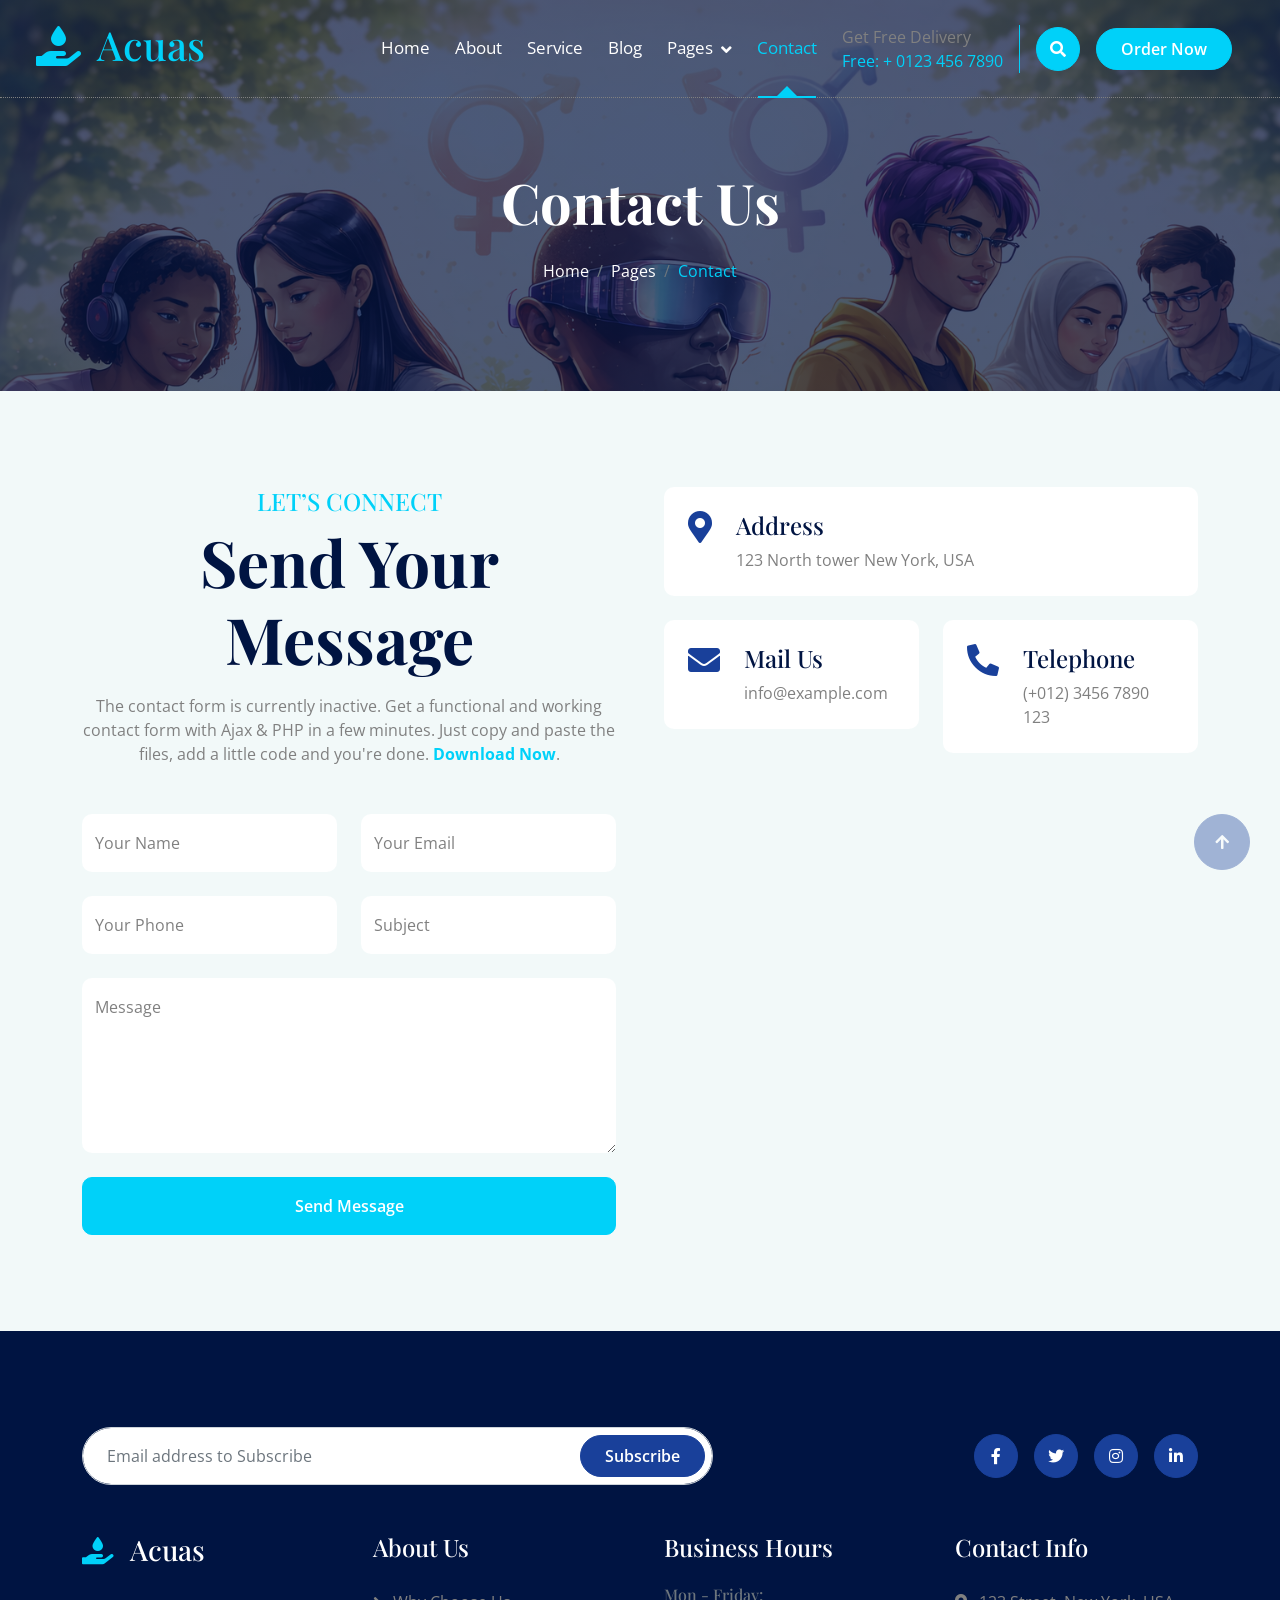
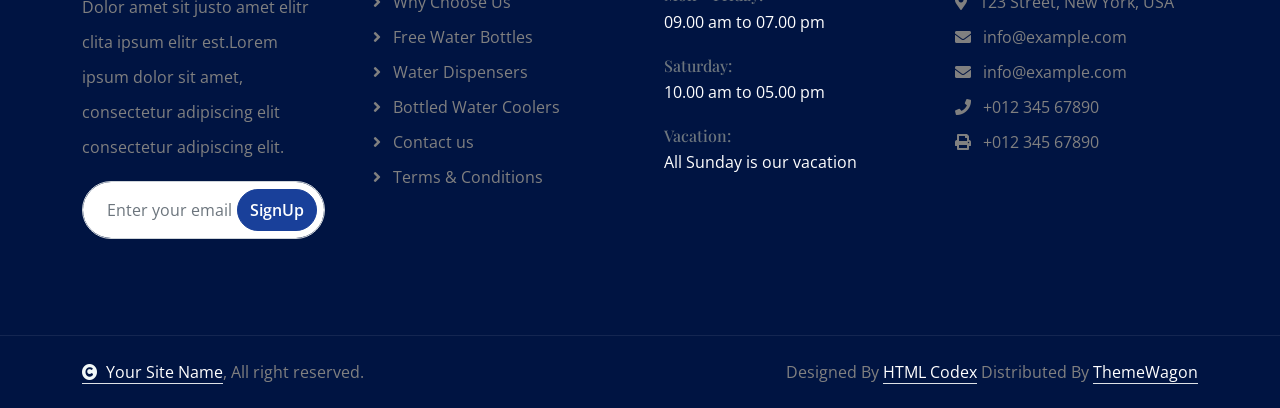
<file: contact.html>
<!DOCTYPE html>
<html lang="en">

    <head>
        <meta charset="utf-8">
        <title>Acuas - Drinking Water Website Template</title>
        <meta content="width=device-width, initial-scale=1.0" name="viewport">
        <meta content="" name="keywords">
        <meta content="" name="description">

        <!-- Google Web Fonts -->
        <link rel="preconnect" href="https://fonts.googleapis.com">
        <link rel="preconnect" href="https://fonts.gstatic.com" crossorigin>
        <link href="https://fonts.googleapis.com/css2?family=Open+Sans:ital,wdth,wght@0,75..100,300..800;1,75..100,300..800&family=Playfair+Display:ital,wght@0,400..900;1,400..900&display=swap" rel="stylesheet"> 

        <!-- Icon Font Stylesheet -->
        <link rel="stylesheet" href="https://use.fontawesome.com/releases/v5.15.4/css/all.css"/>
        <link href="https://cdn.jsdelivr.net/npm/bootstrap-icons@1.4.1/font/bootstrap-icons.css" rel="stylesheet">

        <!-- Libraries Stylesheet -->
        <link href="lib/animate/animate.min.css" rel="stylesheet">
        <link href="lib/owlcarousel/assets/owl.carousel.min.css" rel="stylesheet">


        <!-- Customized Bootstrap Stylesheet -->
        <link href="css/bootstrap.min.css" rel="stylesheet">

        <!-- Template Stylesheet -->
        <link href="css/style.css" rel="stylesheet">
    </head>

    <body>

        <!-- Spinner Start -->
        <div id="spinner" class="show bg-white position-fixed translate-middle w-100 vh-100 top-50 start-50 d-flex align-items-center justify-content-center">
            <div class="spinner-border text-primary" style="width: 3rem; height: 3rem;" role="status">
                <span class="sr-only">Loading...</span>
            </div>
        </div>
        <!-- Spinner End -->

        <!-- Navbar & Hero Start -->
        <div class="container-fluid position-relative p-0">
            <nav class="navbar navbar-expand-lg navbar-light px-4 px-lg-5 py-3 py-lg-0">
                <a href="" class="navbar-brand p-0">
                    <h1 class="text-primary"><i class="fas fa-hand-holding-water me-3"></i>Acuas</h1>
                    <!-- <img src="img/logo.png" alt="Logo"> -->
                </a>
                <button class="navbar-toggler" type="button" data-bs-toggle="collapse" data-bs-target="#navbarCollapse">
                    <span class="fa fa-bars"></span>
                </button>
                <div class="collapse navbar-collapse" id="navbarCollapse">
                    <div class="navbar-nav ms-auto py-0">
                        <a href="index.html" class="nav-item nav-link">Home</a>
                        <a href="about.html" class="nav-item nav-link">About</a>
                        <a href="service.html" class="nav-item nav-link">Service</a>
                        <a href="blog.html" class="nav-item nav-link">Blog</a>
                        <div class="nav-item dropdown">
                            <a href="#" class="nav-link dropdown-toggle" data-bs-toggle="dropdown">Pages</a>
                            <div class="dropdown-menu m-0">
                                <a href="feature.html" class="dropdown-item">Our Feature</a>
                                <a href="product.html" class="dropdown-item">Our Product</a>
                                <a href="team.html" class="dropdown-item">Our Team</a>
                                <a href="testimonial.html" class="dropdown-item">Testimonial</a>
                                <a href="404.html" class="dropdown-item">404 Page</a>
                            </div>
                        </div>
                        <a href="contact.html" class="nav-item nav-link active">Contact</a>
                    </div>
                    <div class="d-none d-xl-flex me-3">
                        <div class="d-flex flex-column pe-3 border-end border-primary">
                            <span class="text-body">Get Free Delivery</span>
                            <a href="tel:+4733378901"><span class="text-primary">Free: + 0123 456 7890</span></a>
                        </div>
                    </div>
                    <button class="btn btn-primary btn-md-square d-flex flex-shrink-0 mb-3 mb-lg-0 rounded-circle me-3" data-bs-toggle="modal" data-bs-target="#searchModal"><i class="fas fa-search"></i></button>
                    <a href="" class="btn btn-primary rounded-pill d-inline-flex flex-shrink-0 py-2 px-4">Order Now</a>
                </div>
            </nav>

            <!-- Header Start -->
            <div class="container-fluid bg-breadcrumb">
                <div class="container text-center py-5" style="max-width: 900px;">
                    <h4 class="text-white display-4 mb-4 wow fadeInDown" data-wow-delay="0.1s">Contact Us</h4>
                    <ol class="breadcrumb d-flex justify-content-center mb-0 wow fadeInDown" data-wow-delay="0.3s">
                        <li class="breadcrumb-item"><a href="index.html">Home</a></li>
                        <li class="breadcrumb-item"><a href="#">Pages</a></li>
                        <li class="breadcrumb-item active text-primary">Contact</li>
                    </ol>    
                </div>
            </div>
            <!-- Header End -->
        </div>
        <!-- Navbar & Hero End -->

        <!-- Modal Search Start -->
        <div class="modal fade" id="searchModal" tabindex="-1" aria-labelledby="exampleModalLabel" aria-hidden="true">
            <div class="modal-dialog modal-fullscreen">
                <div class="modal-content rounded-0">
                    <div class="modal-header">
                        <h4 class="modal-title mb-0" id="exampleModalLabel">Search by keyword</h4>
                        <button type="button" class="btn-close" data-bs-dismiss="modal" aria-label="Close"></button>
                    </div>
                    <div class="modal-body d-flex align-items-center">
                        <div class="input-group w-75 mx-auto d-flex">
                            <input type="search" class="form-control p-3" placeholder="keywords" aria-describedby="search-icon-1">
                            <span id="search-icon-1" class="input-group-text btn border p-3"><i class="fa fa-search text-white"></i></span>
                        </div>
                    </div>
                </div>
            </div>
        </div>
        <!-- Modal Search End -->

        <!-- Contact Start -->
        <div class="container-fluid contact bg-light py-5">
            <div class="container py-5">
                <div class="row g-5">
                    <div class="col-lg-6 h-100 wow fadeInUp" data-wow-delay="0.2s">
                        <div class="text-center mx-auto pb-5" style="max-width: 800px;">
                            <h4 class="text-uppercase text-primary">Let’s Connect</h4>
                            <h1 class="display-3 text-capitalize mb-3">Send Your Message</h1>
                            <p class="mb-0">The contact form is currently inactive. Get a functional and working contact form with Ajax & PHP in a few minutes. Just copy and paste the files, add a little code and you're done. <a class="text-primary fw-bold" href="https://htmlcodex.com/contact-form">Download Now</a>.</p>
                        </div>
                        <form>
                            <div class="row g-4">
                                <div class="col-lg-12 col-xl-6">
                                    <div class="form-floating">
                                        <input type="text" class="form-control border-0" id="name" placeholder="Your Name">
                                        <label for="name">Your Name</label>
                                    </div>
                                </div>
                                <div class="col-lg-12 col-xl-6">
                                    <div class="form-floating">
                                        <input type="email" class="form-control border-0" id="email" placeholder="Your Email">
                                        <label for="email">Your Email</label>
                                    </div>
                                </div>
                                <div class="col-lg-12 col-xl-6">
                                    <div class="form-floating">
                                        <input type="phone" class="form-control border-0" id="phone" placeholder="Phone">
                                        <label for="phone">Your Phone</label>
                                    </div>
                                </div>
                                <div class="col-lg-12 col-xl-6">
                                    <div class="form-floating">
                                        <input type="text" class="form-control border-0" id="subject" placeholder="Subject">
                                        <label for="subject">Subject</label>
                                    </div>
                                </div>
                                <div class="col-12">
                                    <div class="form-floating">
                                        <textarea class="form-control border-0" placeholder="Leave a message here" id="message" style="height: 175px"></textarea>
                                        <label for="message">Message</label>
                                    </div>
                                </div>
                                <div class="col-12">
                                    <button class="btn btn-primary w-100 py-3">Send Message</button>
                                </div>
                            </div>
                        </form>
                    </div>
                    <div class="col-lg-6 wow fadeInUp" data-wow-delay="0.4s">
                        <div class="row g-4">
                            <div class="col-12">
                                <div class="d-inline-flex rounded bg-white w-100 p-4">
                                    <i class="fas fa-map-marker-alt fa-2x text-secondary me-4"></i>
                                    <div>
                                        <h4>Address</h4>
                                        <p class="mb-0">123 North tower New York, USA</p>
                                    </div>
                                </div>
                            </div>
                            <div class="col-lg-12 col-xl-6">
                                <div class="d-inline-flex rounded bg-white w-100 p-4">
                                    <i class="fas fa-envelope fa-2x text-secondary me-4"></i>
                                    <div>
                                        <h4>Mail Us</h4>
                                        <p class="mb-0">info@example.com</p>
                                    </div>
                                </div>
                            </div>
                            <div class="col-lg-12 col-xl-6">
                                <div class="d-inline-flex rounded bg-white w-100 p-4">
                                    <i class="fa fa-phone-alt fa-2x text-secondary me-4"></i>
                                    <div>
                                        <h4>Telephone</h4>
                                        <p class="mb-0">(+012) 3456 7890 123</p>
                                    </div>
                                </div>
                            </div>
                            <div class="col-12">
                                <div class="h-100 overflow-hidden">
                                    <iframe class="w-100 rounded" style="height: 400px;" src="https://www.google.com/maps/embed?pb=!1m18!1m12!1m3!1d387191.33750346623!2d-73.97968099999999!3d40.6974881!2m3!1f0!2f0!3f0!3m2!1i1024!2i768!4f13.1!3m3!1m2!1s0x89c24fa5d33f083b%3A0xc80b8f06e177fe62!2sNew%20York%2C%20NY%2C%20USA!5e0!3m2!1sen!2sbd!4v1694259649153!5m2!1sen!2sbd" 
                                    loading="lazy" referrerpolicy="no-referrer-when-downgrade"></iframe>
                                </div>
                            </div>
                        </div>
                    </div>
                </div>
            </div>
        </div>
        <!-- Contact End -->

        <!-- Footer Start -->
        <div class="container-fluid footer py-5 wow fadeIn" data-wow-delay="0.2s">
            <div class="container py-5">
                <div class="row g-5 mb-5 align-items-center">
                    <div class="col-lg-7">
                        <div class="position-relative mx-auto">
                            <input class="form-control rounded-pill w-100 py-3 ps-4 pe-5" type="text" placeholder="Email address to Subscribe">
                            <button type="button" class="btn btn-secondary rounded-pill position-absolute top-0 end-0 py-2 px-4 mt-2 me-2">Subscribe</button>
                        </div>
                    </div>
                    <div class="col-lg-5">
                        <div class="d-flex align-items-center justify-content-center justify-content-lg-end">
                            <a class="btn btn-secondary btn-md-square rounded-circle me-3" href=""><i class="fab fa-facebook-f"></i></a>
                            <a class="btn btn-secondary btn-md-square rounded-circle me-3" href=""><i class="fab fa-twitter"></i></a>
                            <a class="btn btn-secondary btn-md-square rounded-circle me-3" href=""><i class="fab fa-instagram"></i></a>
                            <a class="btn btn-secondary btn-md-square rounded-circle me-0" href=""><i class="fab fa-linkedin-in"></i></a>
                        </div>
                    </div>
                </div>
                <div class="row g-5">
                    <div class="col-md-6 col-lg-6 col-xl-3">
                        <div class="footer-item d-flex flex-column">
                            <div class="footer-item">
                                <h3 class="text-white mb-4"><i class="fas fa-hand-holding-water text-primary me-3"></i>Acuas</h3>
                                <p class="mb-3">Dolor amet sit justo amet elitr clita ipsum elitr est.Lorem ipsum dolor sit amet, consectetur adipiscing elit consectetur adipiscing elit.</p>
                            </div>
                            <div class="position-relative">
                                <input class="form-control rounded-pill w-100 py-3 ps-4 pe-5" type="text" placeholder="Enter your email">
                                <button type="button" class="btn btn-secondary rounded-pill position-absolute top-0 end-0 py-2 mt-2 me-2">SignUp</button>
                            </div>
                        </div>
                    </div>
                    <div class="col-md-6 col-lg-6 col-xl-3">
                        <div class="footer-item d-flex flex-column">
                            <h4 class="text-white mb-4">About Us</h4>
                            <a href="#"><i class="fas fa-angle-right me-2"></i> Why Choose Us</a>
                            <a href="#"><i class="fas fa-angle-right me-2"></i> Free Water Bottles</a>
                            <a href="#"><i class="fas fa-angle-right me-2"></i> Water Dispensers</a>
                            <a href="#"><i class="fas fa-angle-right me-2"></i> Bottled Water Coolers</a>
                            <a href="#"><i class="fas fa-angle-right me-2"></i> Contact us</a>
                            <a href="#"><i class="fas fa-angle-right me-2"></i> Terms & Conditions</a>
                        </div>
                    </div>
                    <div class="col-md-6 col-lg-6 col-xl-3">
                        <div class="footer-item d-flex flex-column">
                            <h4 class="text-white mb-4">Business Hours</h4>
                            <div class="mb-3">
                                <h6 class="text-muted mb-0">Mon - Friday:</h6>
                                <p class="text-white mb-0">09.00 am to 07.00 pm</p>
                            </div>
                            <div class="mb-3">
                                <h6 class="text-muted mb-0">Saturday:</h6>
                                <p class="text-white mb-0">10.00 am to 05.00 pm</p>
                            </div>
                            <div class="mb-3">
                                <h6 class="text-muted mb-0">Vacation:</h6>
                                <p class="text-white mb-0">All Sunday is our vacation</p>
                            </div>
                        </div>
                    </div>
                    <div class="col-md-6 col-lg-6 col-xl-3">
                        <div class="footer-item d-flex flex-column">
                            <h4 class="text-white mb-4">Contact Info</h4>
                            <a href="#"><i class="fa fa-map-marker-alt me-2"></i> 123 Street, New York, USA</a>
                            <a href="mailto:info@example.com"><i class="fas fa-envelope me-2"></i> info@example.com</a>
                            <a href="mailto:info@example.com"><i class="fas fa-envelope me-2"></i> info@example.com</a>
                            <a href="tel:+012 345 67890"><i class="fas fa-phone me-2"></i> +012 345 67890</a>
                            <a href="tel:+012 345 67890" class="mb-3"><i class="fas fa-print me-2"></i> +012 345 67890</a>
                        </div>
                    </div>
                </div>
            </div>
        </div>
        <!-- Footer End -->

        
        <!-- Copyright Start -->
        <div class="container-fluid copyright py-4">
            <div class="container">
                <div class="row g-4 align-items-center">
                    <div class="col-md-6 text-center text-md-start mb-md-0">
                        <span class="text-body"><a href="#" class="border-bottom text-white"><i class="fas fa-copyright text-light me-2"></i>Your Site Name</a>, All right reserved.</span>
                    </div>
                    <div class="col-md-6 text-center text-md-end text-body">
                        <!--/*** This template is free as long as you keep the below author’s credit link/attribution link/backlink. ***/-->
                        <!--/*** If you'd like to use the template without the below author’s credit link/attribution link/backlink, ***/-->
                        <!--/*** you can purchase the Credit Removal License from "https://htmlcodex.com/credit-removal". ***/-->
                        Designed By <a class="border-bottom text-white" href="https://htmlcodex.com">HTML Codex</a> Distributed By <a class="border-bottom text-white" href="https://themewagon.com">ThemeWagon</a>
                    </div>
                </div>
            </div>
        </div>
        <!-- Copyright End -->


        <!-- Back to Top -->
        <a href="#" class="btn btn-secondary btn-lg-square rounded-circle back-to-top"><i class="fa fa-arrow-up"></i></a>   

        
    <!-- JavaScript Libraries -->
    <script src="https://ajax.googleapis.com/ajax/libs/jquery/3.6.4/jquery.min.js"></script>
    <script src="https://cdn.jsdelivr.net/npm/bootstrap@5.0.0/dist/js/bootstrap.bundle.min.js"></script>
    <script src="lib/wow/wow.min.js"></script>
    <script src="lib/easing/easing.min.js"></script>
    <script src="lib/waypoints/waypoints.min.js"></script>
    <script src="lib/counterup/counterup.min.js"></script>
    <script src="lib/owlcarousel/owl.carousel.min.js"></script>
    

    <!-- Template Javascript -->
    <script src="js/main.js"></script>
    </body>

</html>
</file>
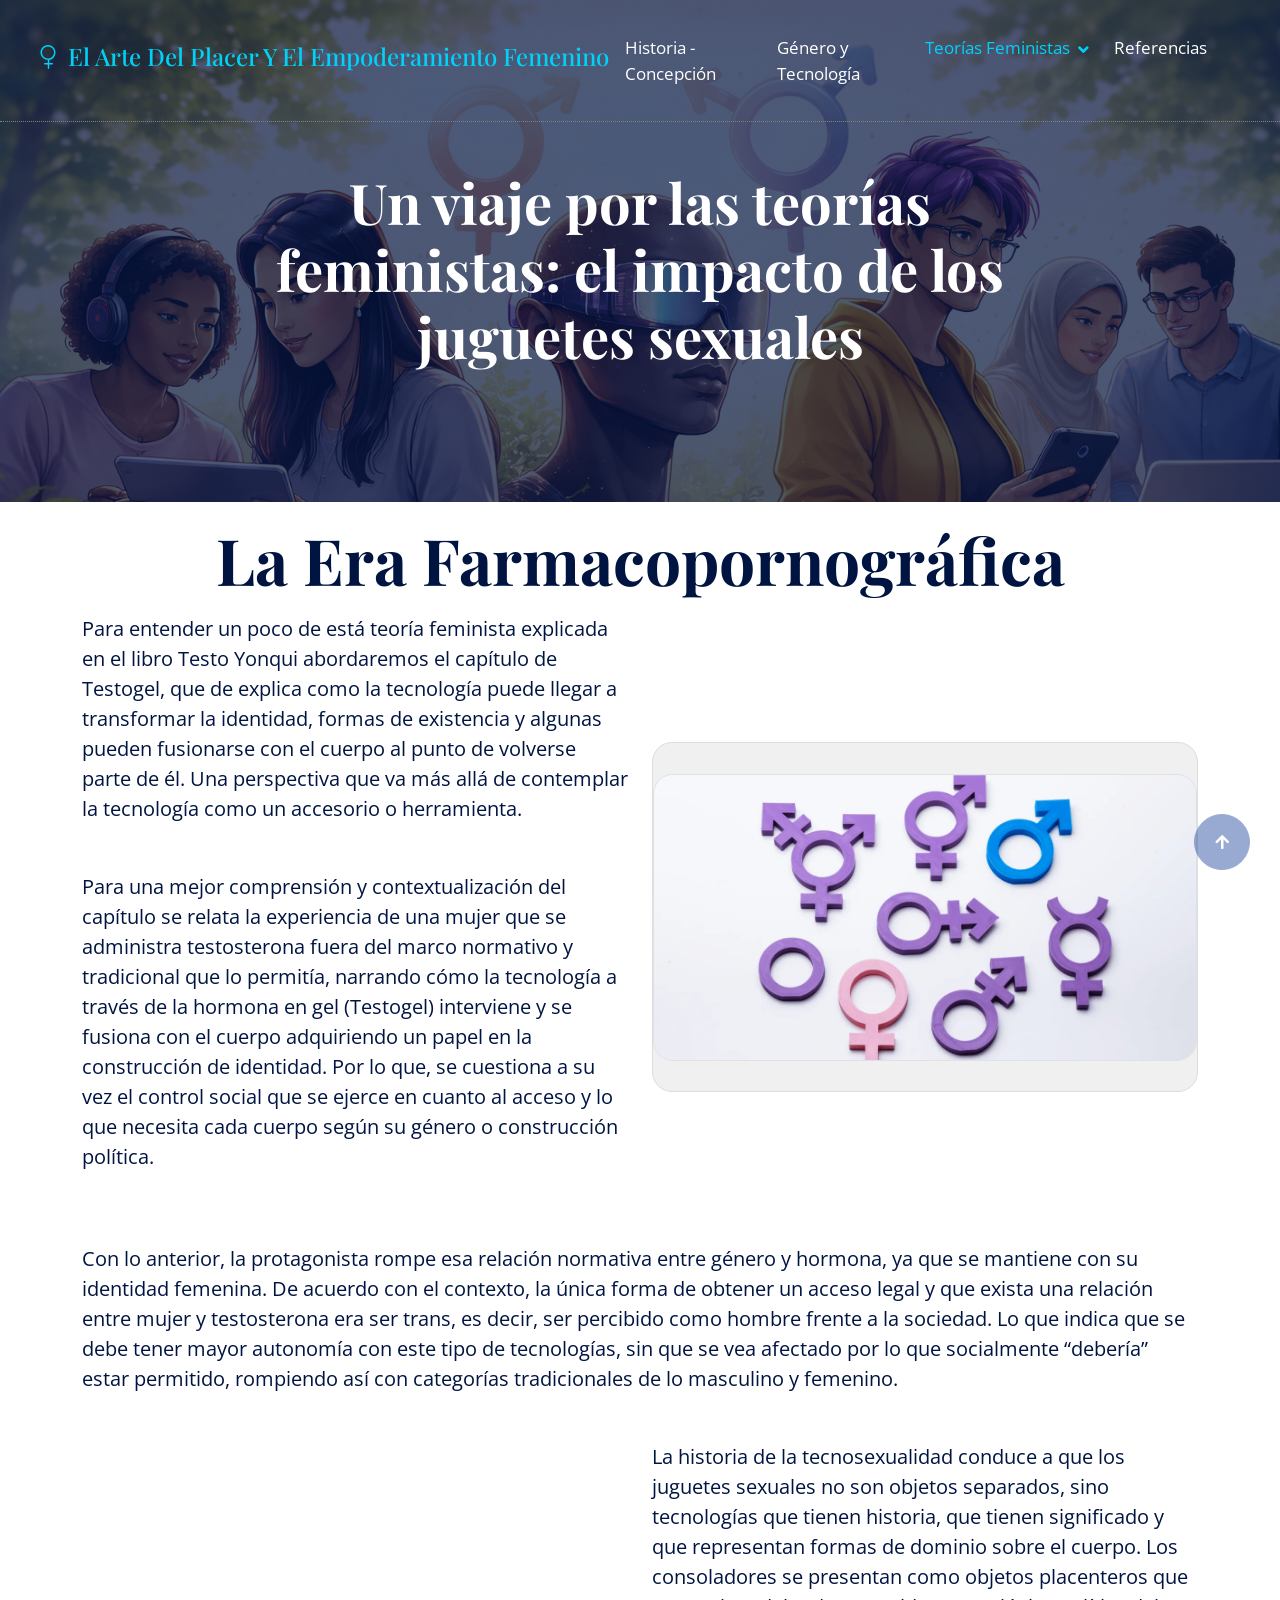
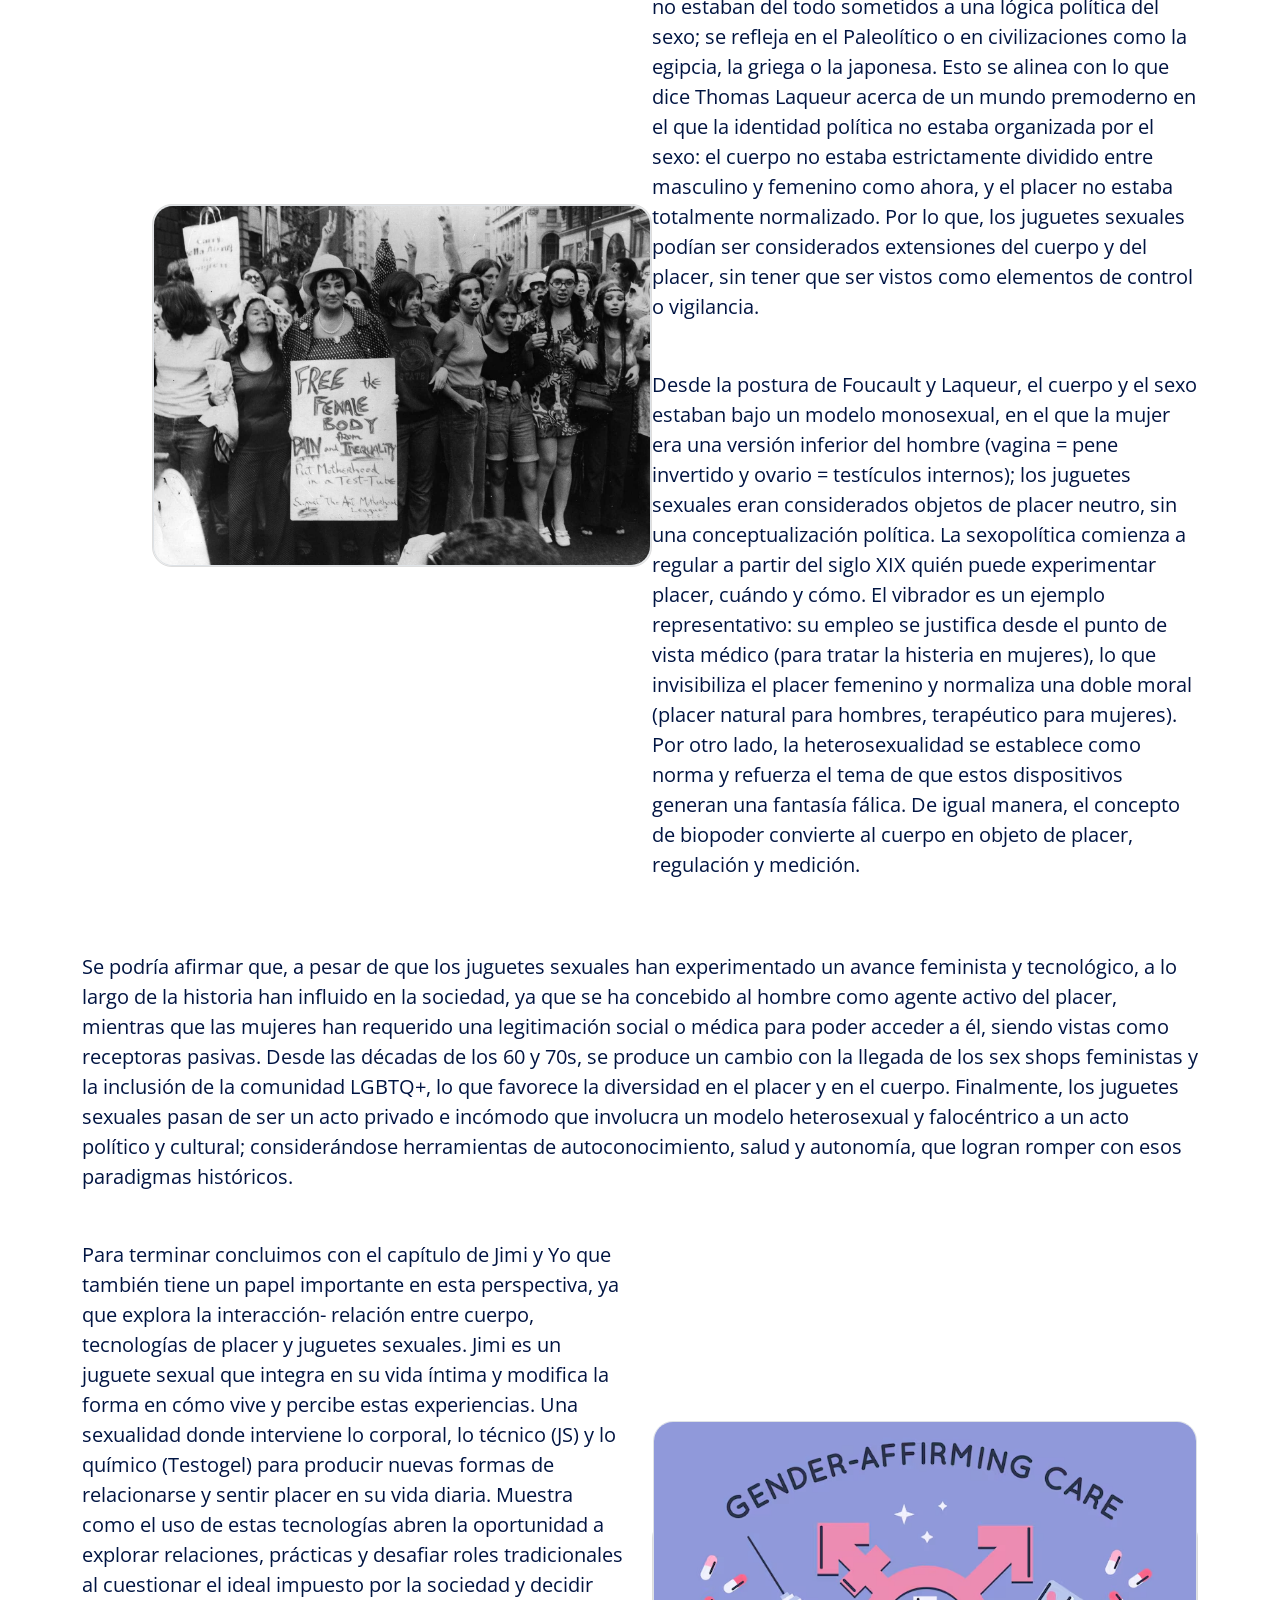
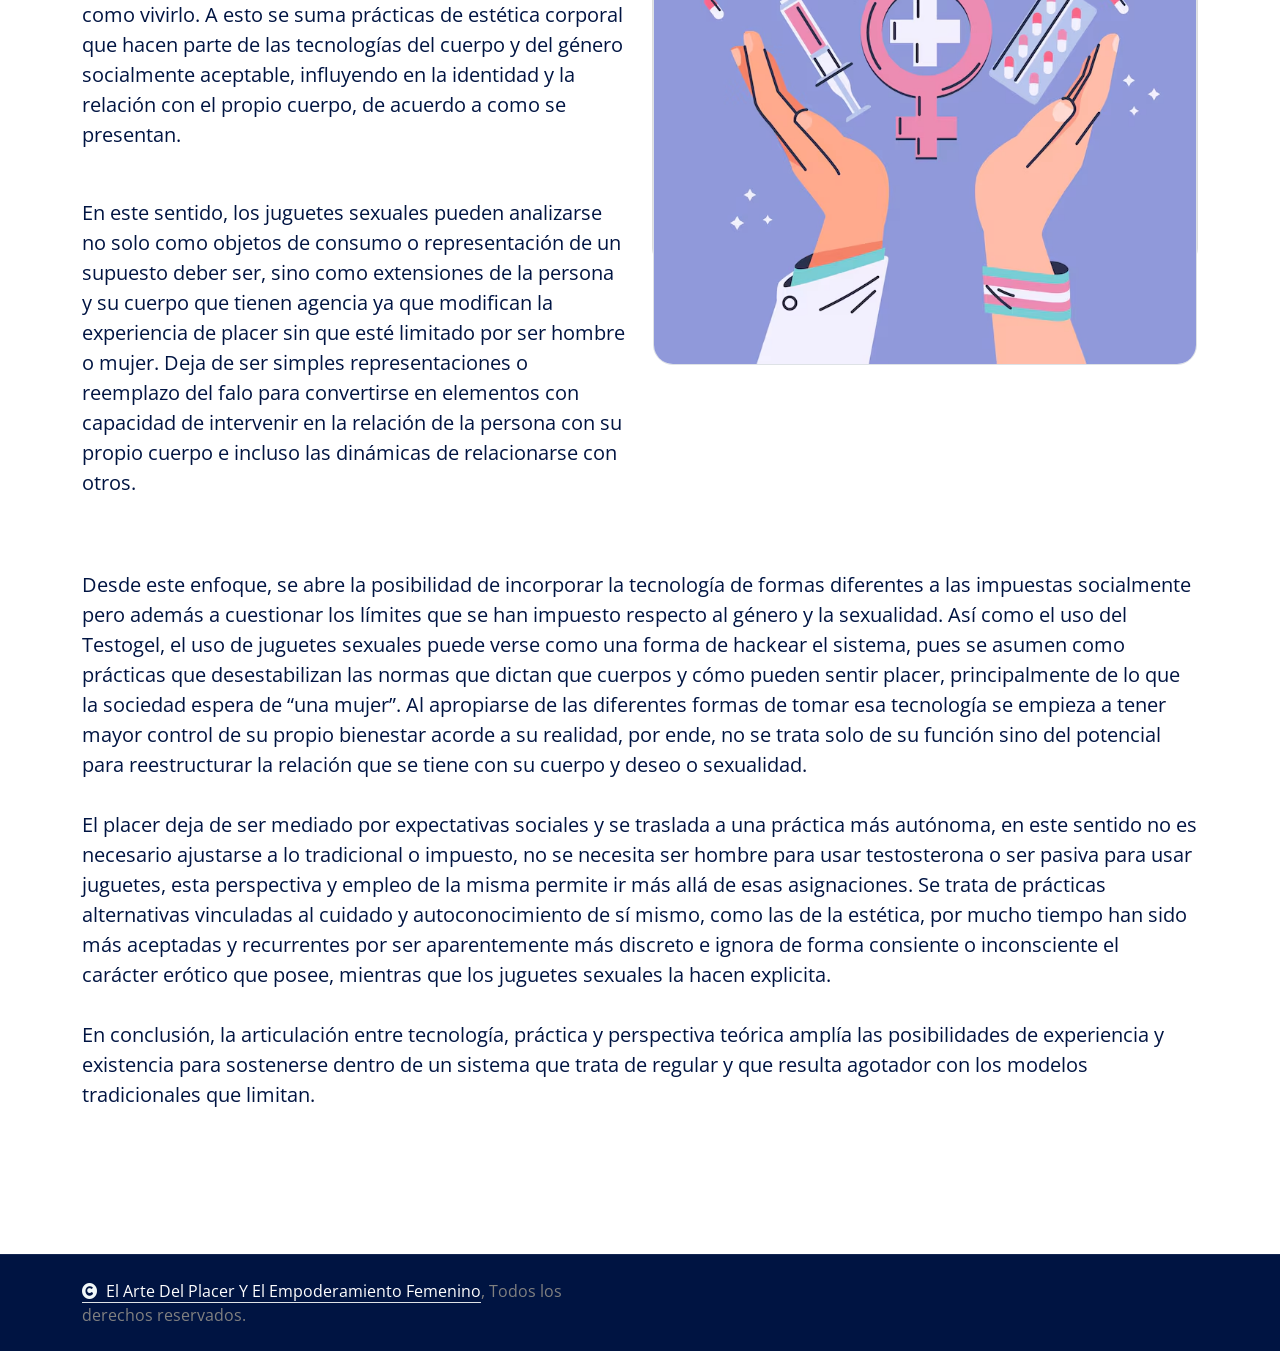
<file: farmacopornográfica.html>
<!DOCTYPE html>
<html lang="es">

    <head>
        <meta charset="utf-8">
        <title>El Arte Del Placer Y El Empoderamiento Femenino</title>
        <meta content="width=device-width, initial-scale=1.0" name="viewport">
        <meta content="" name="keywords">
        <meta content="" name="description">

        <!-- Google Web Fonts -->
        <link rel="preconnect" href="https://fonts.googleapis.com">
        <link rel="preconnect" href="https://fonts.gstatic.com" crossorigin>
        <link href="https://fonts.googleapis.com/css2?family=Open+Sans:ital,wdth,wght@0,75..100,300..800;1,75..100,300..800&family=Playfair+Display:ital,wght@0,400..900;1,400..900&display=swap" rel="stylesheet"> 

        <!-- Icon Font Stylesheet -->
        <link rel="stylesheet" href="https://use.fontawesome.com/releases/v5.15.4/css/all.css"/>
        <link href="https://cdn.jsdelivr.net/npm/bootstrap-icons@1.4.1/font/bootstrap-icons.css" rel="stylesheet">

        <!-- Libraries Stylesheet -->
        <link href="lib/animate/animate.min.css" rel="stylesheet">
        <link href="lib/owlcarousel/assets/owl.carousel.min.css" rel="stylesheet">


        <!-- Customized Bootstrap Stylesheet -->
        <link href="css/bootstrap.min.css" rel="stylesheet">

        <!-- Template Stylesheet -->
        <link href="css/style.css" rel="stylesheet">
    </head>

    <body>

        <!-- Spinner Start -->
        <div id="spinner" class="show bg-white position-fixed translate-middle w-100 vh-100 top-50 start-50 d-flex align-items-center justify-content-center">
            <div class="spinner-border text-primary" style="width: 3rem; height: 3rem;" role="status">
                <span class="sr-only">Cargando...</span>
            </div>
        </div>
        <!-- Spinner End -->

        <!-- Navbar & Hero Start -->
        <div class="container-fluid position-relative p-0">
            <nav class="navbar navbar-expand-lg navbar-light px-3 px-sm-4 px-lg-5 py-2 py-lg-0">
                <a href="" class="navbar-brand p-0">
                    <h1 style="margin-left: 0; font-size: clamp(1rem, 4vw, 1.5rem);" class="text-primary"><i class="fas bi-gender-female me-2"></i>El Arte Del Placer Y El Empoderamiento Femenino</h1>
                </a>
                <button class="navbar-toggler" type="button" data-bs-toggle="collapse" data-bs-target="#navbarCollapse">
                    <span class="fa fa-bars"></span>
                </button>
                <div class="collapse navbar-collapse" id="navbarCollapse">
                    <div class="navbar-nav ms-auto py-0">
                        <a href="index.html" class="nav-item nav-link">Historia - Concepción</a>
                        <a href="GeneroyTec.html" class="nav-item nav-link">Género y Tecnología</a>
                        <div class="nav-item dropdown">
                            <a href="#" class="nav-link dropdown-toggle active" data-bs-toggle="dropdown">Teorías Feministas</a>
                            <div class="dropdown-menu m-0">
                                <a href="ReporducAsist.html" class="dropdown-item">Tecnologías de la reproducción asistida</a>
                                <a href="farmacopornográfica.html" class="dropdown-item active">La era farmacopornográfica</a>
                                <a href="Xenofeminismo.html" class="dropdown-item">Xenofeminismo</a>
                            </div>
                        </div>
                        <a href="Referencias.html" class="nav-item nav-link">Referencias</a>
                    </div>
                </div>
            </nav>

            <!-- Header Start -->
            <div class="container-fluid bg-breadcrumb">
                <div class="container text-center py-5" style="max-width: 900px;">
                    <h4 class="text-white display-4 mb-4 wow fadeInDown" data-wow-delay="0.1s">Un viaje por las teorías feministas: el impacto de los juguetes sexuales</h4>   
                </div>
            </div>
            <!-- Header End -->
        </div>
        <!-- Navbar & Hero End -->

        <div class="container pb-5">
            <div class="mx-auto pb-5 wow fadeInUp" data-wow-delay="0.2s" style="max-width: 8000px; padding-top: 20px;">
                    <h1 class="display-3 text-center text-capitalize mb-3">La Era Farmacopornográfica</h1>
                    <div class="row align-items-center g-4">
                        <div class="col-lg-6">
                            <p class="mb-5 fs-5 text-dark fadeInUp animated text-left" data-wow-delay="0.2s" style="animation-delay: 0.2s;">
                                Para entender un poco de está teoría feminista explicada en el libro Testo Yonqui abordaremos el capítulo de Testogel, que de explica como la tecnología puede llegar a transformar la identidad, formas de existencia y algunas pueden fusionarse con el cuerpo al punto de volverse parte de él. Una perspectiva que va más allá de contemplar la tecnología como un accesorio o herramienta.
                            </p>
                            <p class="mb-5 fs-5 text-dark fadeInUp animated text-left" data-wow-delay="0.2s" style="animation-delay: 0.2s;">
                                Para una mejor comprensión y contextualización del capítulo se relata la experiencia de una mujer que se administra testosterona fuera del marco normativo y tradicional que lo permitía, narrando cómo la tecnología a través de la hormona en gel (Testogel) interviene y se fusiona con el cuerpo adquiriendo un papel en la construcción de identidad. Por lo que, se cuestiona a su vez el control social que se ejerce en cuanto al acceso y lo que necesita cada cuerpo según su género o construcción política.
                            </p>
                        </div>
                        <div class="col-lg-6">
                            <div style="width: 100%; height: 350px; background-color: #f0f0f0; border-radius: 20px; display: flex; align-items: center; justify-content: center; border: 1px solid #ddd;">
                                <img src="img/identidad.webp" class="img-fluid border" style=" width: 100%; border-radius: 20px;" alt="">
                            </div>
                        </div>
                        <p class="mb-5 fs-5 text-dark fadeInUp animated text-left" data-wow-delay="0.2s" style="animation-delay: 0.2s;">
                                Con lo anterior, la protagonista rompe esa relación normativa entre género y hormona, ya que se mantiene con su identidad femenina. De acuerdo con el contexto, la única forma de obtener un acceso legal y que exista una relación entre mujer y testosterona era ser trans, es decir, ser percibido como hombre frente a la sociedad. Lo que indica que se debe tener mayor autonomía con este tipo de tecnologías, sin que se vea afectado por lo que socialmente “debería” estar permitido, rompiendo así con categorías tradicionales de lo masculino y femenino.
                        </p>
                    </div>
                    <div class="row align-items-center g-4">
                        <div class="col-lg-6">
                            <div style="width: 500px; margin-left: 70px; background-color: #f0f0f0; border-radius: 20px; display: flex; align-items: center; justify-content: center; border: 1px solid #ddd;">
                                <img src="img/free.jpg" class="img-fluid border" style=" width: 100%; border-radius: 20px;" alt="">
                            </div>
                        </div>
                        <div class="col-lg-6">
                            <p class="mb-5 fs-5 text-dark fadeInUp animated text-left" data-wow-delay="0.2s" style="animation-delay: 0.2s;">
                                La historia de la tecnosexualidad conduce a que los juguetes sexuales no son objetos separados, sino tecnologías que tienen historia, que tienen significado y que representan formas de dominio sobre el cuerpo. Los consoladores se presentan como objetos placenteros que no estaban del todo sometidos a una lógica política del sexo; se refleja en el Paleolítico o en civilizaciones como la egipcia, la griega o la japonesa. Esto se alinea con lo que dice Thomas Laqueur acerca de un mundo premoderno en el que la identidad política no estaba organizada por el sexo: el cuerpo no estaba estrictamente dividido entre masculino y femenino como ahora, y el placer no estaba totalmente normalizado. Por lo que, los juguetes sexuales podían ser considerados extensiones del cuerpo y del placer, sin tener que ser vistos como elementos de control o vigilancia. 
                            </p>
                            <p class="mb-5 fs-5 text-dark fadeInUp animated text-left" data-wow-delay="0.2s" style="animation-delay: 0.2s;">
                                Desde la postura de Foucault y Laqueur, el cuerpo y el sexo estaban bajo un modelo monosexual, en el que la mujer era una versión inferior del hombre (vagina = pene invertido y ovario = testículos internos); los juguetes sexuales eran considerados objetos de placer neutro, sin una conceptualización política. La sexopolítica comienza a regular a partir del siglo XIX quién puede experimentar placer, cuándo y cómo. El vibrador es un ejemplo representativo: su empleo se justifica desde el punto de vista médico (para tratar la histeria en mujeres), lo que invisibiliza el placer femenino y normaliza una doble moral (placer natural para hombres, terapéutico para mujeres). Por otro lado, la heterosexualidad se establece como norma y refuerza el tema de que estos dispositivos generan una fantasía fálica. De igual manera, el concepto de biopoder convierte al cuerpo en objeto de placer, regulación y medición.
                            </p>
                        </div>
                        <p class="mb-5 fs-5 text-dark fadeInUp animated text-left" data-wow-delay="0.2s" style="animation-delay: 0.2s;">
                                Se podría afirmar que, a pesar de que los juguetes sexuales han experimentado un avance feminista y tecnológico, a lo largo de la historia han influido en la sociedad, ya que se ha concebido al hombre como agente activo del placer, mientras que las mujeres han requerido una legitimación social o médica para poder acceder a él, siendo vistas como receptoras pasivas. Desde las décadas de los 60 y 70s, se produce un cambio con la llegada de los sex shops feministas y la inclusión de la comunidad LGBTQ+, lo que favorece la diversidad en el placer y en el cuerpo. Finalmente, los juguetes sexuales pasan de ser un acto privado e incómodo que involucra un modelo heterosexual y falocéntrico a un acto político y cultural; considerándose herramientas de autoconocimiento, salud y autonomía, que logran romper con esos paradigmas históricos.
                        </p>
                    </div>
                    <div class="row align-items-center g-4">
                        <div class="col-lg-6">
                            <p class="mb-5 fs-5 text-dark fadeInUp animated text-left" data-wow-delay="0.2s" style="animation-delay: 0.2s;">
                                Para terminar concluimos con el capítulo de Jimi y Yo que  también tiene un papel importante en esta perspectiva, ya que explora la interacción- relación entre cuerpo, tecnologías de placer y juguetes sexuales. Jimi es un juguete sexual que integra en su vida íntima y modifica la forma en cómo vive y percibe estas experiencias. Una sexualidad donde interviene lo corporal, lo técnico (JS) y lo químico (Testogel) para producir nuevas formas de relacionarse y sentir placer en su vida diaria. Muestra como el uso de estas tecnologías abren la oportunidad a explorar relaciones, prácticas y desafiar roles tradicionales al cuestionar el ideal impuesto por la sociedad y decidir como vivirlo. A esto se suma prácticas de estética corporal que hacen parte de las  tecnologías del cuerpo y del género socialmente aceptable, influyendo en la identidad y la relación con el propio cuerpo, de acuerdo a como se presentan. 
                            </p>
                            <p class="mb-5 fs-5 text-dark fadeInUp animated text-left" data-wow-delay="0.2s" style="animation-delay: 0.2s;">
                                En este sentido, los juguetes sexuales pueden analizarse no solo como objetos de consumo o representación de un supuesto deber ser, sino como extensiones de la persona y su cuerpo que tienen agencia ya que modifican la experiencia de placer sin que esté limitado por ser hombre o mujer. Deja de ser simples representaciones o reemplazo del falo para convertirse en elementos con capacidad de intervenir en la relación de la persona con su propio cuerpo e incluso las dinámicas de relacionarse con otros.
                            </p>
                        </div>
                        <div class="col-lg-6">
                            <div style="width: 100%; height: 350px; background-color: #f0f0f0; border-radius: 20px; display: flex; align-items: center; justify-content: center; border: 1px solid #ddd;">
                                <img src="img/salud.avif" class="img-fluid border" style=" width: 100%; border-radius: 20px;" alt="">
                            </div>
                        </div>
                        <p class="mb-5 fs-5 text-dark fadeInUp animated text-left" data-wow-delay="0.2s" style="animation-delay: 0.2s;">
                                Desde este enfoque, se abre la posibilidad de incorporar la tecnología de formas diferentes a las impuestas socialmente pero además a cuestionar los límites que se han impuesto respecto al género y la sexualidad. Así como el uso del Testogel, el uso de juguetes sexuales puede verse como una forma de hackear el sistema, pues se asumen como prácticas que desestabilizan las normas que dictan que cuerpos y cómo pueden sentir placer, principalmente de lo que la sociedad espera de “una mujer”. Al apropiarse de las diferentes formas de tomar esa tecnología se empieza a tener mayor control de su propio bienestar acorde a su realidad, por ende, no se trata solo de su función sino del potencial para reestructurar la relación que se tiene con su cuerpo y deseo o sexualidad.
                                <br><br>El placer deja de ser mediado por expectativas sociales y se traslada a una práctica más autónoma, en este sentido no es necesario ajustarse a lo tradicional o impuesto, no se necesita ser hombre para usar testosterona o ser pasiva para usar juguetes, esta perspectiva y empleo de la misma permite ir más allá de esas asignaciones. 
                                Se trata de prácticas alternativas vinculadas al cuidado y autoconocimiento de sí mismo, como las de la estética,  por mucho tiempo han sido más aceptadas y recurrentes por ser aparentemente más discreto e ignora de forma consiente o inconsciente el carácter erótico que posee, mientras que los juguetes sexuales la hacen explicita.
                                <br><br>En conclusión, la articulación entre tecnología, práctica y perspectiva teórica amplía las posibilidades de experiencia y existencia para sostenerse dentro de un sistema que trata de regular y que resulta agotador con los modelos tradicionales que limitan.
                        </p>
                    </div>
                </div>
        </div>
        
        <!-- Copyright Start -->
        <div class="container-fluid copyright py-4">
            <div class="container">
                <div class="row g-4 align-items-center">
                    <div class="col-md-6 text-center text-md-start mb-md-0">
                        <span class="text-body"><a href="#" class="border-bottom text-white"><i class="fas fa-copyright text-light me-2"></i>El Arte Del Placer Y El Empoderamiento Femenino</a>, Todos los derechos reservados.</span>
                    </div>
                    <div class="col-md-6 text-center text-md-end text-body">
                        <!--/*** This template is free as long as you keep the below author’s credit link/attribution link/backlink. ***/-->
                        <!--/*** If you'd like to use the template without the below author’s credit link/attribution link/backlink, ***/-->
                        <!--/*** you can purchase the Credit Removal License from "https://htmlcodex.com/credit-removal". ***/-->
                        <!--Designed By <a class="border-bottom text-white" href="https://htmlcodex.com">HTML Codex</a> Distributed By <a class="border-bottom text-white" href="https://themewagon.com">ThemeWagon</a>-->
                    </div>
                </div>
            </div>
        </div>
        <!-- Copyright End -->


        <!-- Back to Top -->
        <a href="#" class="btn btn-secondary btn-lg-square rounded-circle back-to-top"><i class="fa fa-arrow-up"></i></a>   

        
    <!-- JavaScript Libraries -->
    <script src="https://ajax.googleapis.com/ajax/libs/jquery/3.6.4/jquery.min.js"></script>
    <script src="https://cdn.jsdelivr.net/npm/bootstrap@5.0.0/dist/js/bootstrap.bundle.min.js"></script>
    <script src="lib/wow/wow.min.js"></script>
    <script src="lib/easing/easing.min.js"></script>
    <script src="lib/waypoints/waypoints.min.js"></script>
    <script src="lib/counterup/counterup.min.js"></script>
    <script src="lib/owlcarousel/owl.carousel.min.js"></script>
    

    <!-- Template Javascript -->
    <script src="js/main.js"></script>
    </body>

</html>
</file>
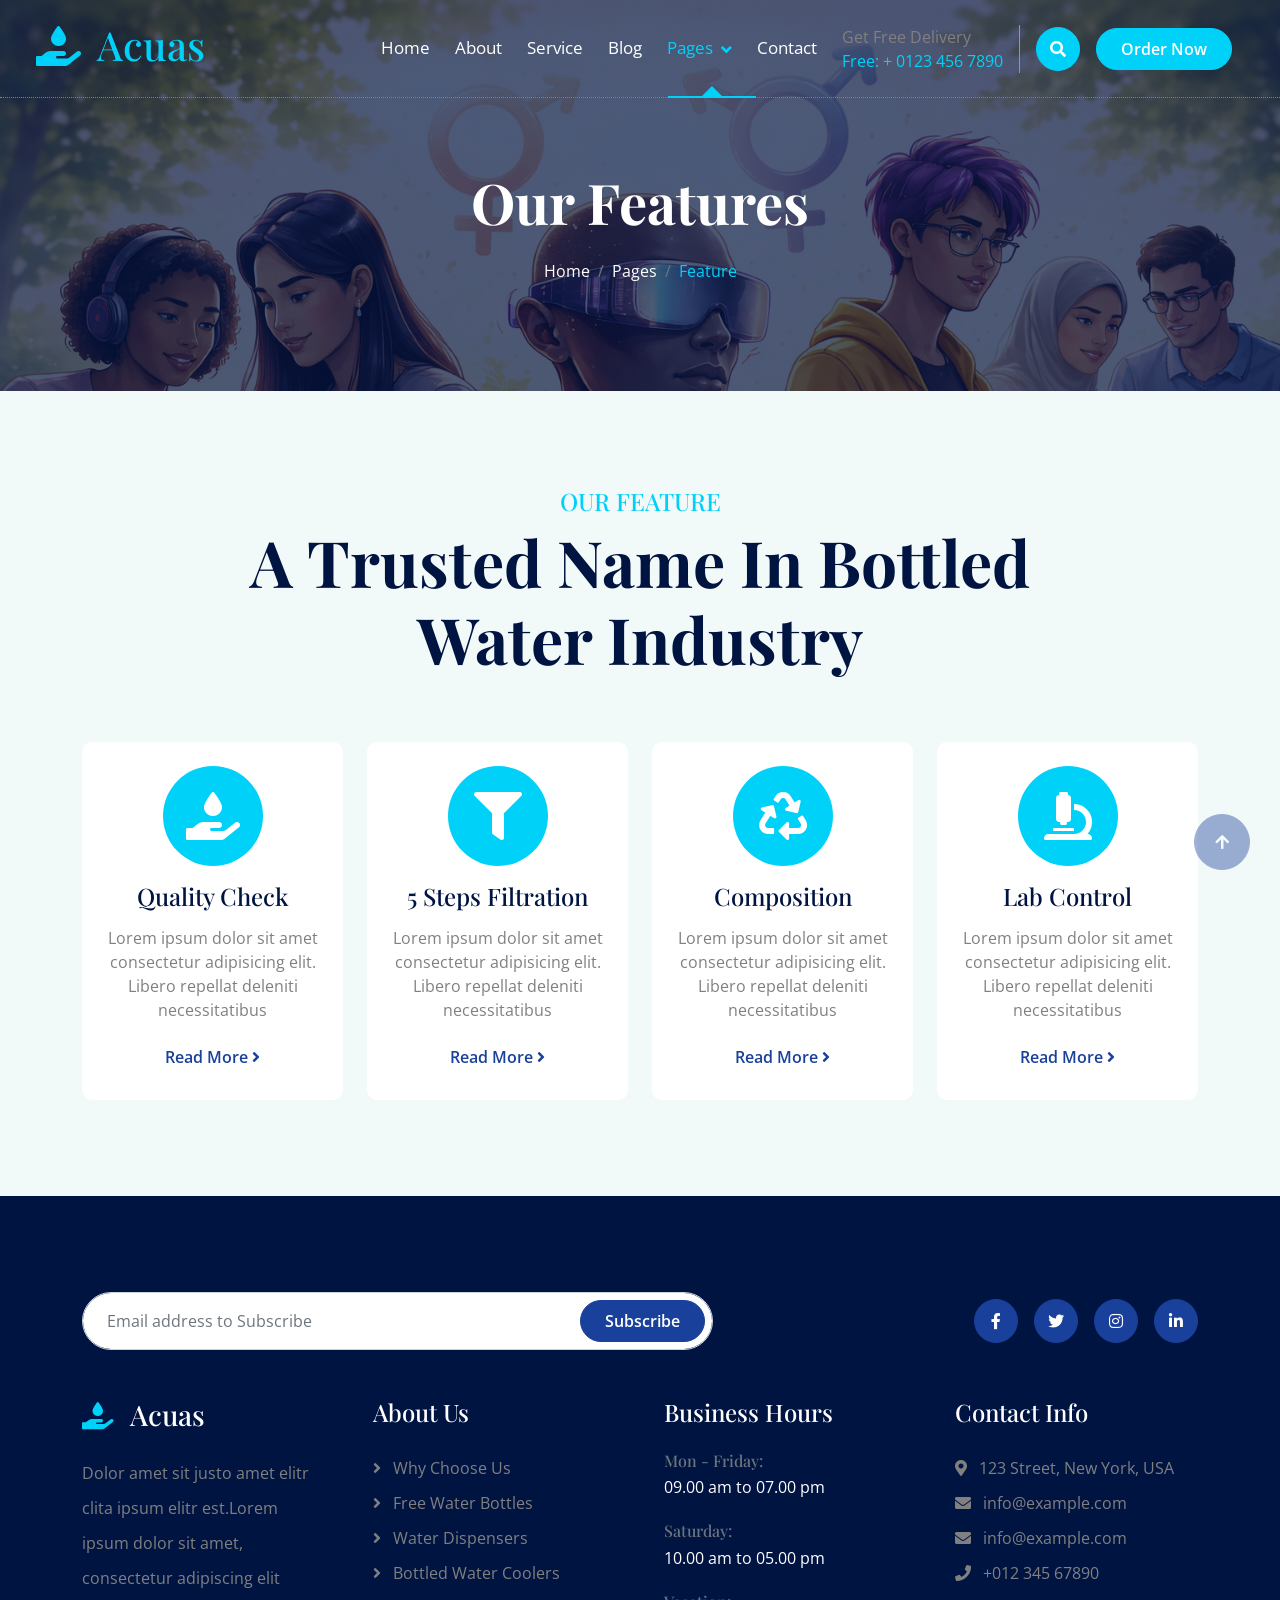
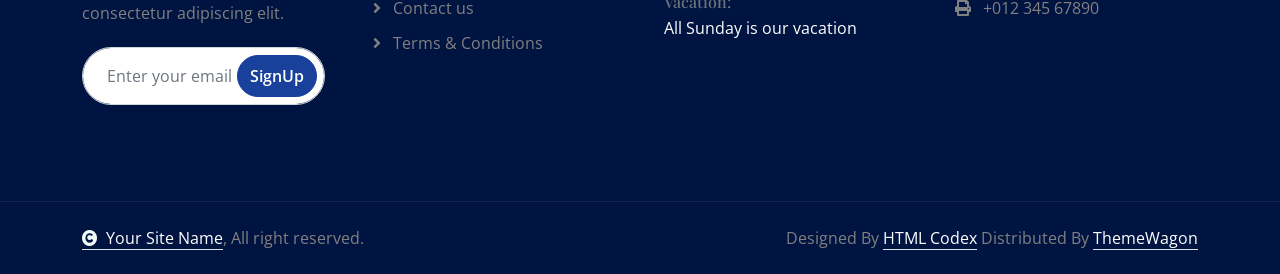
<file: feature.html>
<!DOCTYPE html>
<html lang="en">

    <head>
        <meta charset="utf-8">
        <title>Acuas - Drinking Water Website Template</title>
        <meta content="width=device-width, initial-scale=1.0" name="viewport">
        <meta content="" name="keywords">
        <meta content="" name="description">

        <!-- Google Web Fonts -->
        <link rel="preconnect" href="https://fonts.googleapis.com">
        <link rel="preconnect" href="https://fonts.gstatic.com" crossorigin>
        <link href="https://fonts.googleapis.com/css2?family=Open+Sans:ital,wdth,wght@0,75..100,300..800;1,75..100,300..800&family=Playfair+Display:ital,wght@0,400..900;1,400..900&display=swap" rel="stylesheet"> 

        <!-- Icon Font Stylesheet -->
        <link rel="stylesheet" href="https://use.fontawesome.com/releases/v5.15.4/css/all.css"/>
        <link href="https://cdn.jsdelivr.net/npm/bootstrap-icons@1.4.1/font/bootstrap-icons.css" rel="stylesheet">

        <!-- Libraries Stylesheet -->
        <link href="lib/animate/animate.min.css" rel="stylesheet">
        <link href="lib/owlcarousel/assets/owl.carousel.min.css" rel="stylesheet">


        <!-- Customized Bootstrap Stylesheet -->
        <link href="css/bootstrap.min.css" rel="stylesheet">

        <!-- Template Stylesheet -->
        <link href="css/style.css" rel="stylesheet">
    </head>

    <body>

        <!-- Spinner Start -->
        <div id="spinner" class="show bg-white position-fixed translate-middle w-100 vh-100 top-50 start-50 d-flex align-items-center justify-content-center">
            <div class="spinner-border text-primary" style="width: 3rem; height: 3rem;" role="status">
                <span class="sr-only">Loading...</span>
            </div>
        </div>
        <!-- Spinner End -->

        <!-- Navbar & Hero Start -->
        <div class="container-fluid position-relative p-0">
            <nav class="navbar navbar-expand-lg navbar-light px-4 px-lg-5 py-3 py-lg-0">
                <a href="" class="navbar-brand p-0">
                    <h1 class="text-primary"><i class="fas fa-hand-holding-water me-3"></i>Acuas</h1>
                    <!-- <img src="img/logo.png" alt="Logo"> -->
                </a>
                <button class="navbar-toggler" type="button" data-bs-toggle="collapse" data-bs-target="#navbarCollapse">
                    <span class="fa fa-bars"></span>
                </button>
                <div class="collapse navbar-collapse" id="navbarCollapse">
                    <div class="navbar-nav ms-auto py-0">
                        <a href="index.html" class="nav-item nav-link">Home</a>
                        <a href="about.html" class="nav-item nav-link">About</a>
                        <a href="service.html" class="nav-item nav-link">Service</a>
                        <a href="blog.html" class="nav-item nav-link">Blog</a>
                        <div class="nav-item dropdown active">
                            <a href="#" class="nav-link dropdown-toggle active" data-bs-toggle="dropdown">Pages</a>
                            <div class="dropdown-menu m-0">
                                <a href="feature.html" class="dropdown-item active">Our Feature</a>
                                <a href="product.html" class="dropdown-item">Our Product</a>
                                <a href="team.html" class="dropdown-item">Our Team</a>
                                <a href="testimonial.html" class="dropdown-item">Testimonial</a>
                                <a href="404.html" class="dropdown-item">404 Page</a>
                            </div>
                        </div>
                        <a href="contact.html" class="nav-item nav-link">Contact</a>
                    </div>
                    <div class="d-none d-xl-flex me-3">
                        <div class="d-flex flex-column pe-3 border-end border-primary">
                            <span class="text-body">Get Free Delivery</span>
                            <a href="tel:+4733378901"><span class="text-primary">Free: + 0123 456 7890</span></a>
                        </div>
                    </div>
                    <button class="btn btn-primary btn-md-square d-flex flex-shrink-0 mb-3 mb-lg-0 rounded-circle me-3" data-bs-toggle="modal" data-bs-target="#searchModal"><i class="fas fa-search"></i></button>
                    <a href="" class="btn btn-primary rounded-pill d-inline-flex flex-shrink-0 py-2 px-4">Order Now</a>
                </div>
            </nav>

            <!-- Header Start -->
            <div class="container-fluid bg-breadcrumb">
                <div class="container text-center py-5" style="max-width: 900px;">
                    <h4 class="text-white display-4 mb-4 wow fadeInDown" data-wow-delay="0.1s">Our Features</h4>
                    <ol class="breadcrumb d-flex justify-content-center mb-0 wow fadeInDown" data-wow-delay="0.3s">
                        <li class="breadcrumb-item"><a href="index.html">Home</a></li>
                        <li class="breadcrumb-item"><a href="#">Pages</a></li>
                        <li class="breadcrumb-item active text-primary">Feature</li>
                    </ol>    
                </div>
            </div>
            <!-- Header End -->
        </div>
        <!-- Navbar & Hero End -->

        <!-- Modal Search Start -->
        <div class="modal fade" id="searchModal" tabindex="-1" aria-labelledby="exampleModalLabel" aria-hidden="true">
            <div class="modal-dialog modal-fullscreen">
                <div class="modal-content rounded-0">
                    <div class="modal-header">
                        <h4 class="modal-title mb-0" id="exampleModalLabel">Search by keyword</h4>
                        <button type="button" class="btn-close" data-bs-dismiss="modal" aria-label="Close"></button>
                    </div>
                    <div class="modal-body d-flex align-items-center">
                        <div class="input-group w-75 mx-auto d-flex">
                            <input type="search" class="form-control p-3" placeholder="keywords" aria-describedby="search-icon-1">
                            <span id="search-icon-1" class="input-group-text btn border p-3"><i class="fa fa-search text-white"></i></span>
                        </div>
                    </div>
                </div>
            </div>
        </div>
        <!-- Modal Search End -->

        <!-- feature Start -->
        <div class="container-fluid feature bg-light py-5">
            <div class="container py-5">
                <div class="text-center mx-auto pb-5 wow fadeInUp" data-wow-delay="0.2s" style="max-width: 800px;">
                    <h4 class="text-uppercase text-primary">Our Feature</h4>
                    <h1 class="display-3 text-capitalize mb-3">A Trusted Name In Bottled Water Industry</h1>
                </div>
                <div class="row g-4">
                    <div class=" col-md-6 col-lg-6 col-xl-3 wow fadeInUp" data-wow-delay="0.2s">
                        <div class="feature-item p-4">
                            <div class="feature-icon mb-3"><i class="fas fa-hand-holding-water text-white fa-3x"></i></div>
                            <a href="#" class="h4 mb-3">Quality Check</a>
                            <p class="mb-3">Lorem ipsum dolor sit amet consectetur adipisicing elit. Libero repellat deleniti necessitatibus</p>
                            <a href="#" class="btn text-secondary">Read More <i class="fa fa-angle-right"></i></a>
                        </div>
                    </div>
                    <div class="col-md-6 col-lg-6 col-xl-3 wow fadeInUp" data-wow-delay="0.4s">
                        <div class="feature-item p-4">
                            <div class="feature-icon mb-3"><i class="fas fa-filter text-white fa-3x"></i></div>
                            <a href="#" class="h4 mb-3">5 Steps Filtration</a>
                            <p class="mb-3">Lorem ipsum dolor sit amet consectetur adipisicing elit. Libero repellat deleniti necessitatibus</p>
                            <a href="#" class="btn text-secondary">Read More <i class="fa fa-angle-right"></i></a>
                        </div>
                    </div>
                    <div class="col-md-6 col-lg-6 col-xl-3 wow fadeInUp" data-wow-delay="0.6s">
                        <div class="feature-item p-4">
                            <div class="feature-icon mb-3"><i class="fas fa-recycle text-white fa-3x"></i></div>
                            <a href="#" class="h4 mb-3">Composition</a>
                            <p class="mb-3">Lorem ipsum dolor sit amet consectetur adipisicing elit. Libero repellat deleniti necessitatibus</p>
                            <a href="#" class="btn text-secondary">Read More <i class="fa fa-angle-right"></i></a>
                        </div>
                    </div>
                    <div class="col-md-6 col-lg-6 col-xl-3 wow fadeInUp" data-wow-delay="0.8s">
                        <div class="feature-item p-4">
                            <div class="feature-icon mb-3"><i class="fas fa-microscope text-white fa-3x"></i></div>
                            <a href="#" class="h4 mb-3">Lab Control</a>
                            <p class="mb-3">Lorem ipsum dolor sit amet consectetur adipisicing elit. Libero repellat deleniti necessitatibus</p>
                            <a href="#" class="btn text-secondary">Read More <i class="fa fa-angle-right"></i></a>
                        </div>
                    </div>
                </div>
            </div>
        </div>
        <!-- feature End -->

        <!-- Footer Start -->
        <div class="container-fluid footer py-5 wow fadeIn" data-wow-delay="0.2s">
            <div class="container py-5">
                <div class="row g-5 mb-5 align-items-center">
                    <div class="col-lg-7">
                        <div class="position-relative mx-auto">
                            <input class="form-control rounded-pill w-100 py-3 ps-4 pe-5" type="text" placeholder="Email address to Subscribe">
                            <button type="button" class="btn btn-secondary rounded-pill position-absolute top-0 end-0 py-2 px-4 mt-2 me-2">Subscribe</button>
                        </div>
                    </div>
                    <div class="col-lg-5">
                        <div class="d-flex align-items-center justify-content-center justify-content-lg-end">
                            <a class="btn btn-secondary btn-md-square rounded-circle me-3" href=""><i class="fab fa-facebook-f"></i></a>
                            <a class="btn btn-secondary btn-md-square rounded-circle me-3" href=""><i class="fab fa-twitter"></i></a>
                            <a class="btn btn-secondary btn-md-square rounded-circle me-3" href=""><i class="fab fa-instagram"></i></a>
                            <a class="btn btn-secondary btn-md-square rounded-circle me-0" href=""><i class="fab fa-linkedin-in"></i></a>
                        </div>
                    </div>
                </div>
                <div class="row g-5">
                    <div class="col-md-6 col-lg-6 col-xl-3">
                        <div class="footer-item d-flex flex-column">
                            <div class="footer-item">
                                <h3 class="text-white mb-4"><i class="fas fa-hand-holding-water text-primary me-3"></i>Acuas</h3>
                                <p class="mb-3">Dolor amet sit justo amet elitr clita ipsum elitr est.Lorem ipsum dolor sit amet, consectetur adipiscing elit consectetur adipiscing elit.</p>
                            </div>
                            <div class="position-relative">
                                <input class="form-control rounded-pill w-100 py-3 ps-4 pe-5" type="text" placeholder="Enter your email">
                                <button type="button" class="btn btn-secondary rounded-pill position-absolute top-0 end-0 py-2 mt-2 me-2">SignUp</button>
                            </div>
                        </div>
                    </div>
                    <div class="col-md-6 col-lg-6 col-xl-3">
                        <div class="footer-item d-flex flex-column">
                            <h4 class="text-white mb-4">About Us</h4>
                            <a href="#"><i class="fas fa-angle-right me-2"></i> Why Choose Us</a>
                            <a href="#"><i class="fas fa-angle-right me-2"></i> Free Water Bottles</a>
                            <a href="#"><i class="fas fa-angle-right me-2"></i> Water Dispensers</a>
                            <a href="#"><i class="fas fa-angle-right me-2"></i> Bottled Water Coolers</a>
                            <a href="#"><i class="fas fa-angle-right me-2"></i> Contact us</a>
                            <a href="#"><i class="fas fa-angle-right me-2"></i> Terms & Conditions</a>
                        </div>
                    </div>
                    <div class="col-md-6 col-lg-6 col-xl-3">
                        <div class="footer-item d-flex flex-column">
                            <h4 class="text-white mb-4">Business Hours</h4>
                            <div class="mb-3">
                                <h6 class="text-muted mb-0">Mon - Friday:</h6>
                                <p class="text-white mb-0">09.00 am to 07.00 pm</p>
                            </div>
                            <div class="mb-3">
                                <h6 class="text-muted mb-0">Saturday:</h6>
                                <p class="text-white mb-0">10.00 am to 05.00 pm</p>
                            </div>
                            <div class="mb-3">
                                <h6 class="text-muted mb-0">Vacation:</h6>
                                <p class="text-white mb-0">All Sunday is our vacation</p>
                            </div>
                        </div>
                    </div>
                    <div class="col-md-6 col-lg-6 col-xl-3">
                        <div class="footer-item d-flex flex-column">
                            <h4 class="text-white mb-4">Contact Info</h4>
                            <a href="#"><i class="fa fa-map-marker-alt me-2"></i> 123 Street, New York, USA</a>
                            <a href="mailto:info@example.com"><i class="fas fa-envelope me-2"></i> info@example.com</a>
                            <a href="mailto:info@example.com"><i class="fas fa-envelope me-2"></i> info@example.com</a>
                            <a href="tel:+012 345 67890"><i class="fas fa-phone me-2"></i> +012 345 67890</a>
                            <a href="tel:+012 345 67890" class="mb-3"><i class="fas fa-print me-2"></i> +012 345 67890</a>
                        </div>
                    </div>
                </div>
            </div>
        </div>
        <!-- Footer End -->

        
        <!-- Copyright Start -->
        <div class="container-fluid copyright py-4">
            <div class="container">
                <div class="row g-4 align-items-center">
                    <div class="col-md-6 text-center text-md-start mb-md-0">
                        <span class="text-body"><a href="#" class="border-bottom text-white"><i class="fas fa-copyright text-light me-2"></i>Your Site Name</a>, All right reserved.</span>
                    </div>
                    <div class="col-md-6 text-center text-md-end text-body">
                        <!--/*** This template is free as long as you keep the below author’s credit link/attribution link/backlink. ***/-->
                        <!--/*** If you'd like to use the template without the below author’s credit link/attribution link/backlink, ***/-->
                        <!--/*** you can purchase the Credit Removal License from "https://htmlcodex.com/credit-removal". ***/-->
                        Designed By <a class="border-bottom text-white" href="https://htmlcodex.com">HTML Codex</a> Distributed By <a class="border-bottom text-white" href="https://themewagon.com">ThemeWagon</a>
                    </div>
                </div>
            </div>
        </div>
        <!-- Copyright End -->


        <!-- Back to Top -->
        <a href="#" class="btn btn-secondary btn-lg-square rounded-circle back-to-top"><i class="fa fa-arrow-up"></i></a>   

        
    <!-- JavaScript Libraries -->
    <script src="https://ajax.googleapis.com/ajax/libs/jquery/3.6.4/jquery.min.js"></script>
    <script src="https://cdn.jsdelivr.net/npm/bootstrap@5.0.0/dist/js/bootstrap.bundle.min.js"></script>
    <script src="lib/wow/wow.min.js"></script>
    <script src="lib/easing/easing.min.js"></script>
    <script src="lib/waypoints/waypoints.min.js"></script>
    <script src="lib/counterup/counterup.min.js"></script>
    <script src="lib/owlcarousel/owl.carousel.min.js"></script>
    

    <!-- Template Javascript -->
    <script src="js/main.js"></script>
    </body>

</html>
</file>
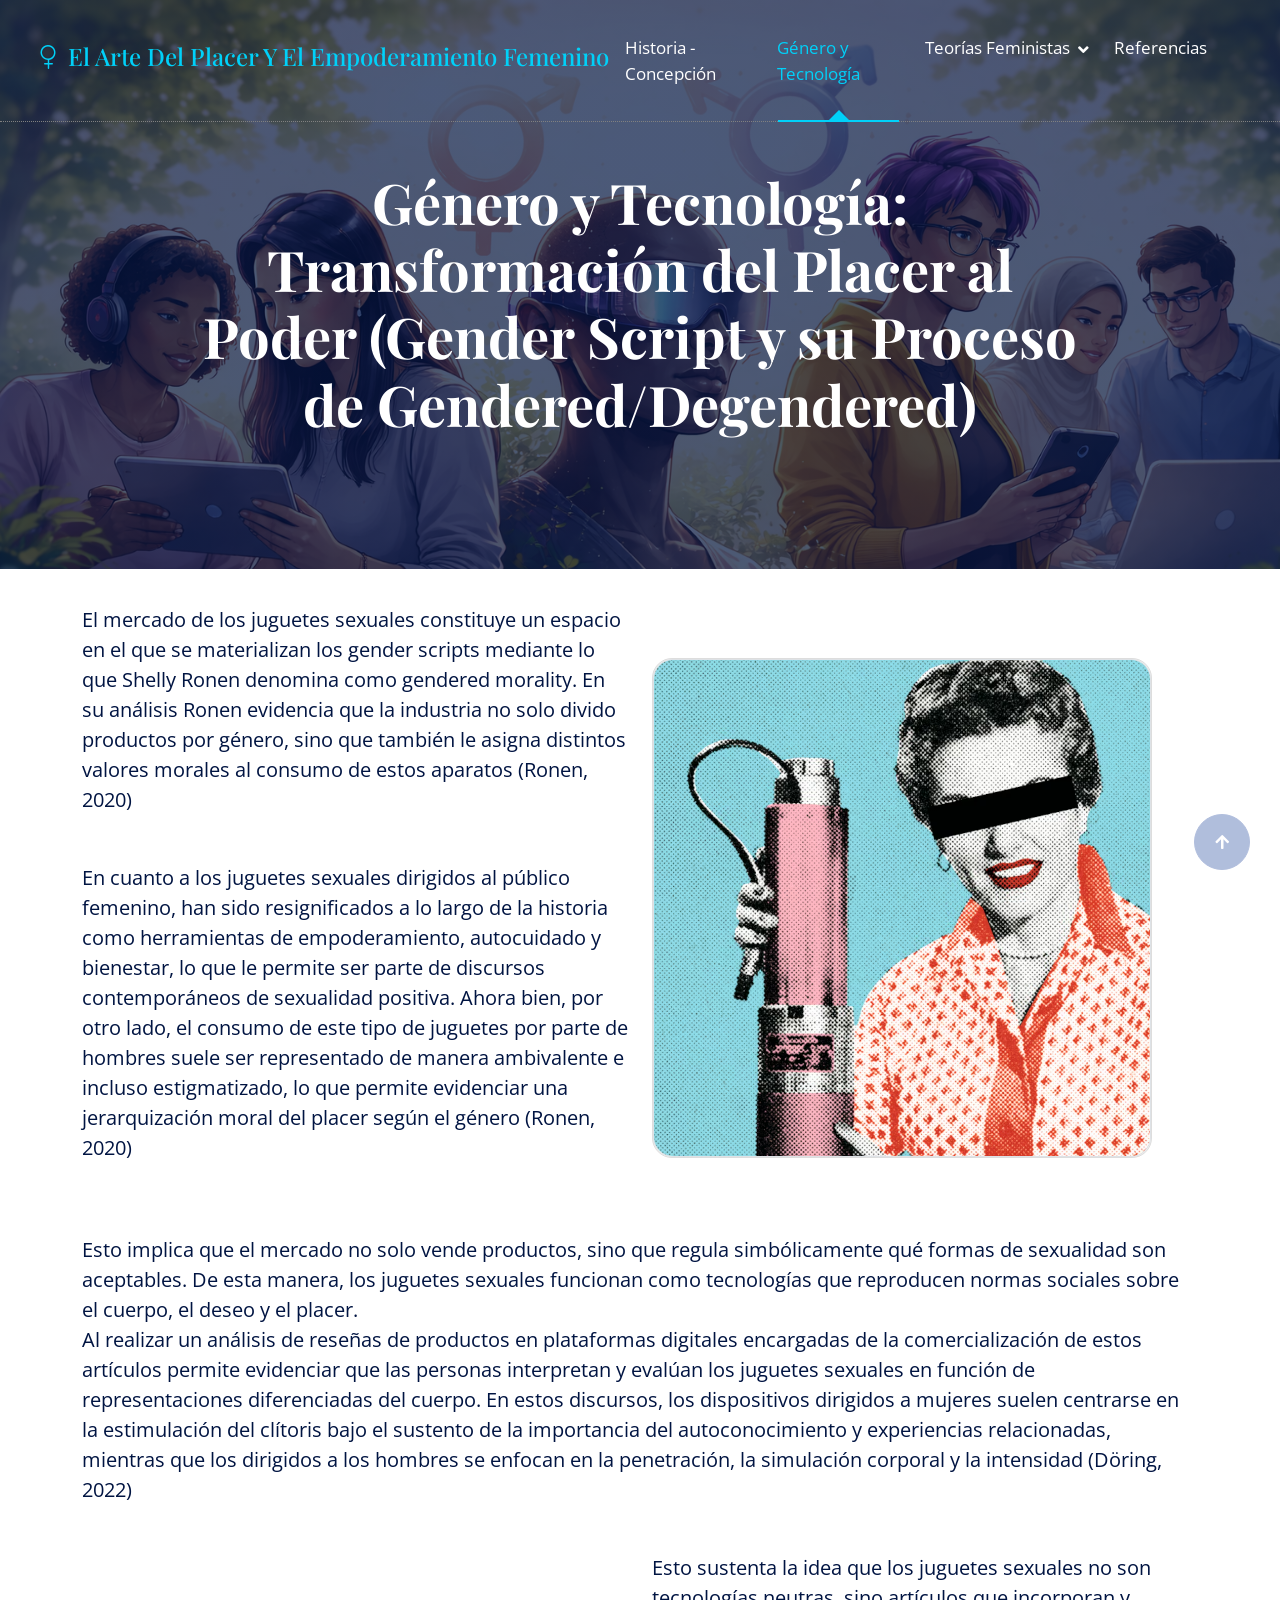
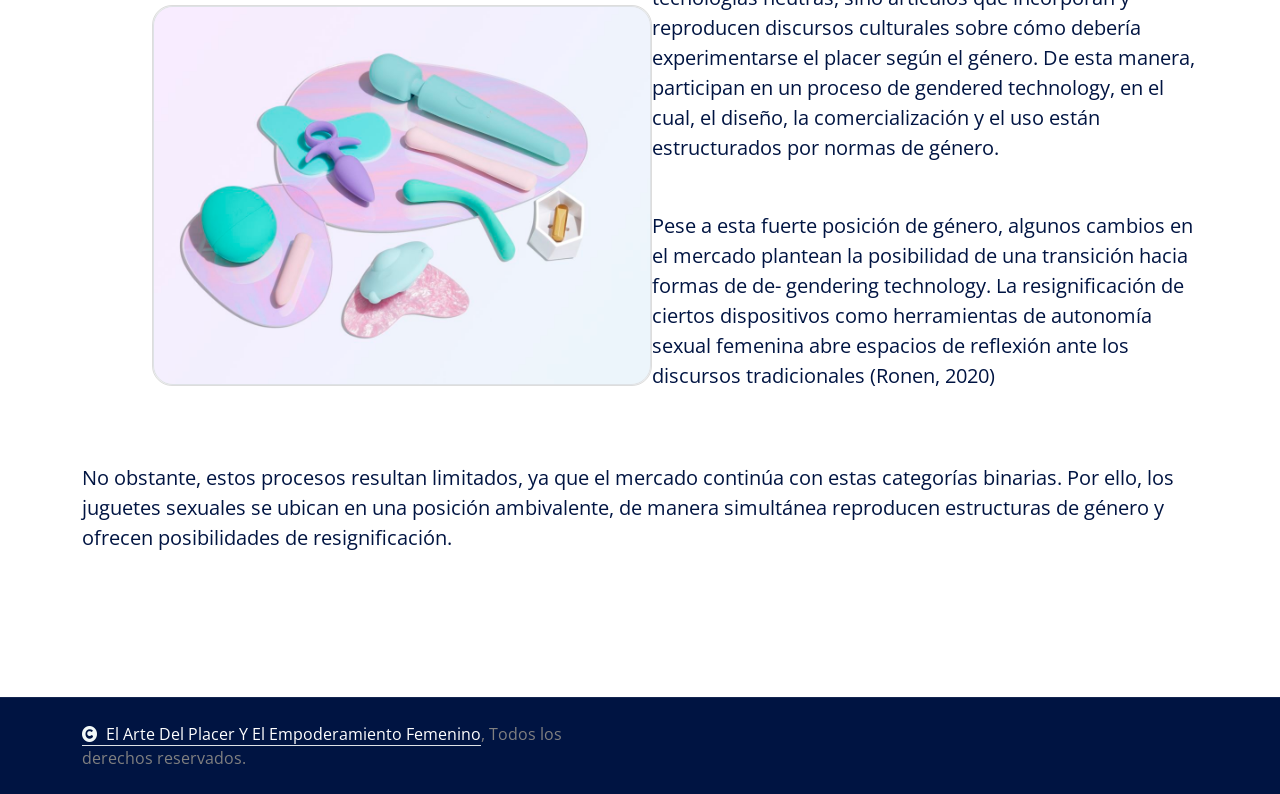
<file: GeneroyTec.html>
<!DOCTYPE html>
<html lang="es">

    <head>
        <meta charset="utf-8">
        <title>El Arte Del Placer Y El Empoderamiento Femenino</title>
        <meta content="width=device-width, initial-scale=1.0" name="viewport">
        <meta content="" name="keywords">
        <meta content="" name="description">

        <!-- Google Web Fonts -->
        <link rel="preconnect" href="https://fonts.googleapis.com">
        <link rel="preconnect" href="https://fonts.gstatic.com" crossorigin>
        <link href="https://fonts.googleapis.com/css2?family=Open+Sans:ital,wdth,wght@0,75..100,300..800;1,75..100,300..800&family=Playfair+Display:ital,wght@0,400..900;1,400..900&display=swap" rel="stylesheet"> 

        <!-- Icon Font Stylesheet -->
        <link rel="stylesheet" href="https://use.fontawesome.com/releases/v5.15.4/css/all.css"/>
        <link href="https://cdn.jsdelivr.net/npm/bootstrap-icons@1.4.1/font/bootstrap-icons.css" rel="stylesheet">

        <!-- Libraries Stylesheet -->
        <link href="lib/animate/animate.min.css" rel="stylesheet">
        <link href="lib/owlcarousel/assets/owl.carousel.min.css" rel="stylesheet">


        <!-- Customized Bootstrap Stylesheet -->
        <link href="css/bootstrap.min.css" rel="stylesheet">

        <!-- Template Stylesheet -->
        <link href="css/style.css" rel="stylesheet">
    </head>

    <body>

        <!-- Spinner Start -->
        <div id="spinner" class="show bg-white position-fixed translate-middle w-100 vh-100 top-50 start-50 d-flex align-items-center justify-content-center">
            <div class="spinner-border text-primary" style="width: 3rem; height: 3rem;" role="status">
                <span class="sr-only">Cargando...</span>
            </div>
        </div>
        <!-- Spinner End -->

        <!-- Navbar & Hero Start -->
        <div class="container-fluid position-relative p-0">
            <nav class="navbar navbar-expand-lg navbar-light px-3 px-sm-4 px-lg-5 py-2 py-lg-0">
                <a href="" class="navbar-brand p-0">
                    <h1 style="margin-left: 0; font-size: clamp(1rem, 4vw, 1.5rem);" class="text-primary"><i class="fas bi-gender-female me-2"></i>El Arte Del Placer Y El Empoderamiento Femenino</h1>
                </a>
                <button class="navbar-toggler" type="button" data-bs-toggle="collapse" data-bs-target="#navbarCollapse">
                    <span class="fa fa-bars"></span>
                </button>
                <div class="collapse navbar-collapse" id="navbarCollapse">
                    <div class="navbar-nav ms-auto py-0">
                        <a href="index.html" class="nav-item nav-link">Historia - Concepción</a>
                        <a href="GeneroyTec.html" class="nav-item nav-link active">Género y Tecnología</a>
                        <div class="nav-item dropdown">
                            <a href="#" class="nav-link dropdown-toggle" data-bs-toggle="dropdown">Teorías Feministas</a>
                            <div class="dropdown-menu m-0">
                                <a href="ReporducAsist.html" class="dropdown-item">Tecnologías de la reproducción asistida</a>
                                <a href="farmacopornográfica.html" class="dropdown-item">La era farmacopornográfica</a>
                                <a href="Xenofeminismo.html" class="dropdown-item">Xenofeminismo</a>
                            </div>
                        </div>
                        <a href="Referencias.html" class="nav-item nav-link">Referencias</a>
                    </div>
                </div>
            </nav>

            <!-- Header Start -->
            <div class="container-fluid bg-breadcrumb">
                <div class="container text-center py-5" style="max-width: 900px;">
                    <h4 class="text-white display-4 mb-4 wow fadeInDown" data-wow-delay="0.1s">Género y Tecnología: Transformación del Placer al Poder (Gender Script y su Proceso de Gendered/Degendered)</h4>   
                </div>
            </div>
            <!-- Header End -->
        </div>
        <!-- Navbar & Hero End -->

        <div class="container pb-5">
            <div class="mx-auto pb-5 wow fadeInUp" data-wow-delay="0.2s" style="max-width: 8000px; padding-top: 20px;">
                    <h1 class="display-3 text-center text-capitalize mb-3"></h1>
                    <div class="row align-items-center g-4">
                        <div class="col-lg-6">
                            <p class="mb-5 fs-5 text-dark fadeInUp animated text-left" data-wow-delay="0.2s" style="animation-delay: 0.2s;">
                                El mercado de los juguetes sexuales constituye un espacio en el que se materializan los gender scripts mediante lo que Shelly Ronen denomina como gendered morality. En su análisis Ronen evidencia que la industria no solo divido productos por género, sino que también le asigna distintos valores morales al consumo de estos aparatos (Ronen, 2020)
                            </p>
                            <p class="mb-5 fs-5 text-dark fadeInUp animated text-left" data-wow-delay="0.2s" style="animation-delay: 0.2s;">
                                En cuanto a los juguetes sexuales dirigidos al público femenino, han sido resignificados a lo largo de la historia como herramientas de empoderamiento, autocuidado y bienestar, lo que le permite ser parte de discursos contemporáneos de sexualidad positiva. Ahora bien, por otro lado, el consumo de este tipo de juguetes por parte de hombres suele ser representado de manera ambivalente e incluso estigmatizado, lo que permite evidenciar una jerarquización moral del placer según el género (Ronen, 2020)
                            </p>
                        </div>
                        <div class="col-lg-6">
                            <div style="width: 500px;  background-color: #f0f0f0; border-radius: 20px; display: flex; align-items: center; justify-content: center; border: 1px solid #ddd;">
                                <img src="img/empoderamiento.avif" class="img-fluid border" style=" width: 100%; border-radius: 20px;" alt="">
                            </div>
                        </div>
                        <p class="mb-5 fs-5 text-dark fadeInUp animated text-left" data-wow-delay="0.2s" style="animation-delay: 0.2s;">
                                Esto implica que el mercado no solo vende productos, sino que regula simbólicamente qué formas de sexualidad son aceptables. De esta manera, los juguetes sexuales funcionan como tecnologías que reproducen normas sociales sobre el cuerpo, el deseo y el placer.
                                <br>Al realizar un análisis de reseñas de productos en plataformas digitales encargadas de la comercialización de estos artículos permite evidenciar que las personas interpretan y evalúan los juguetes sexuales en función de representaciones diferenciadas del cuerpo. En estos discursos, los dispositivos dirigidos a mujeres suelen centrarse en la estimulación del clítoris bajo el sustento de la importancia del autoconocimiento y experiencias relacionadas, mientras que los dirigidos a los hombres se enfocan en la penetración, la simulación corporal y la intensidad (Döring, 2022)
                        </p>
                    </div>
                    <div class="row align-items-center g-4">
                        <div class="col-lg-6">
                            <div style="width: 500px; margin-left: 70px; background-color: #f0f0f0; border-radius: 20px; display: flex; align-items: center; justify-content: center; border: 1px solid #ddd;">
                                <img src="img/ultimaaaa.jpg" class="img-fluid border" style=" width: 100%; border-radius: 20px;" alt="">
                            </div>
                        </div>
                        <div class="col-lg-6">
                            <p class="mb-5 fs-5 text-dark fadeInUp animated text-left" data-wow-delay="0.2s" style="animation-delay: 0.2s;">
                                Esto sustenta la idea que los juguetes sexuales no son tecnologías neutras, sino artículos que incorporan y reproducen discursos culturales sobre cómo debería experimentarse el placer según el género. De esta manera, participan en un proceso de gendered technology, en el cual, el diseño, la comercialización y el uso están estructurados por normas de género.
                            </p>
                            <p class="mb-5 fs-5 text-dark fadeInUp animated text-left" data-wow-delay="0.2s" style="animation-delay: 0.2s;">
                                Pese a esta fuerte posición de género, algunos cambios en el mercado plantean la posibilidad de una transición hacia formas de de- gendering technology. La resignificación de ciertos dispositivos como herramientas de autonomía sexual femenina abre espacios de reflexión ante los discursos tradicionales (Ronen, 2020)
                            </p>
                        </div>
                        <p class="mb-5 fs-5 text-dark fadeInUp animated text-left" data-wow-delay="0.2s" style="animation-delay: 0.2s;">
                                No obstante, estos procesos resultan limitados, ya que el mercado continúa con estas categorías binarias. Por ello, los juguetes sexuales se ubican en una posición ambivalente, de manera simultánea reproducen estructuras de género y ofrecen posibilidades de resignificación.
                        </p>
                    </div>
            </div>
        </div>

        
        <!-- Copyright Start -->
        <div class="container-fluid copyright py-4">
            <div class="container">
                <div class="row g-4 align-items-center">
                    <div class="col-md-6 text-center text-md-start mb-md-0">
                        <span class="text-body"><a href="#" class="border-bottom text-white"><i class="fas fa-copyright text-light me-2"></i>El Arte Del Placer Y El Empoderamiento Femenino</a>, Todos los derechos reservados.</span>
                    </div>
                    <div class="col-md-6 text-center text-md-end text-body">
                        <!--/*** This template is free as long as you keep the below author’s credit link/attribution link/backlink. ***/-->
                        <!--/*** If you'd like to use the template without the below author’s credit link/attribution link/backlink, ***/-->
                        <!--/*** you can purchase the Credit Removal License from "https://htmlcodex.com/credit-removal". ***/-->
                        <!--Designed By <a class="border-bottom text-white" href="https://htmlcodex.com">HTML Codex</a> Distributed By <a class="border-bottom text-white" href="https://themewagon.com">ThemeWagon</a>-->
                    </div>
                </div>
            </div>
        </div>
        <!-- Copyright End -->


        <!-- Back to Top -->
        <a href="#" class="btn btn-secondary btn-lg-square rounded-circle back-to-top"><i class="fa fa-arrow-up"></i></a>   

        
    <!-- JavaScript Libraries -->
    <script src="https://ajax.googleapis.com/ajax/libs/jquery/3.6.4/jquery.min.js"></script>
    <script src="https://cdn.jsdelivr.net/npm/bootstrap@5.0.0/dist/js/bootstrap.bundle.min.js"></script>
    <script src="lib/wow/wow.min.js"></script>
    <script src="lib/easing/easing.min.js"></script>
    <script src="lib/waypoints/waypoints.min.js"></script>
    <script src="lib/counterup/counterup.min.js"></script>
    <script src="lib/owlcarousel/owl.carousel.min.js"></script>
    

    <!-- Template Javascript -->
    <script src="js/main.js"></script>
    </body>

</html>
</file>
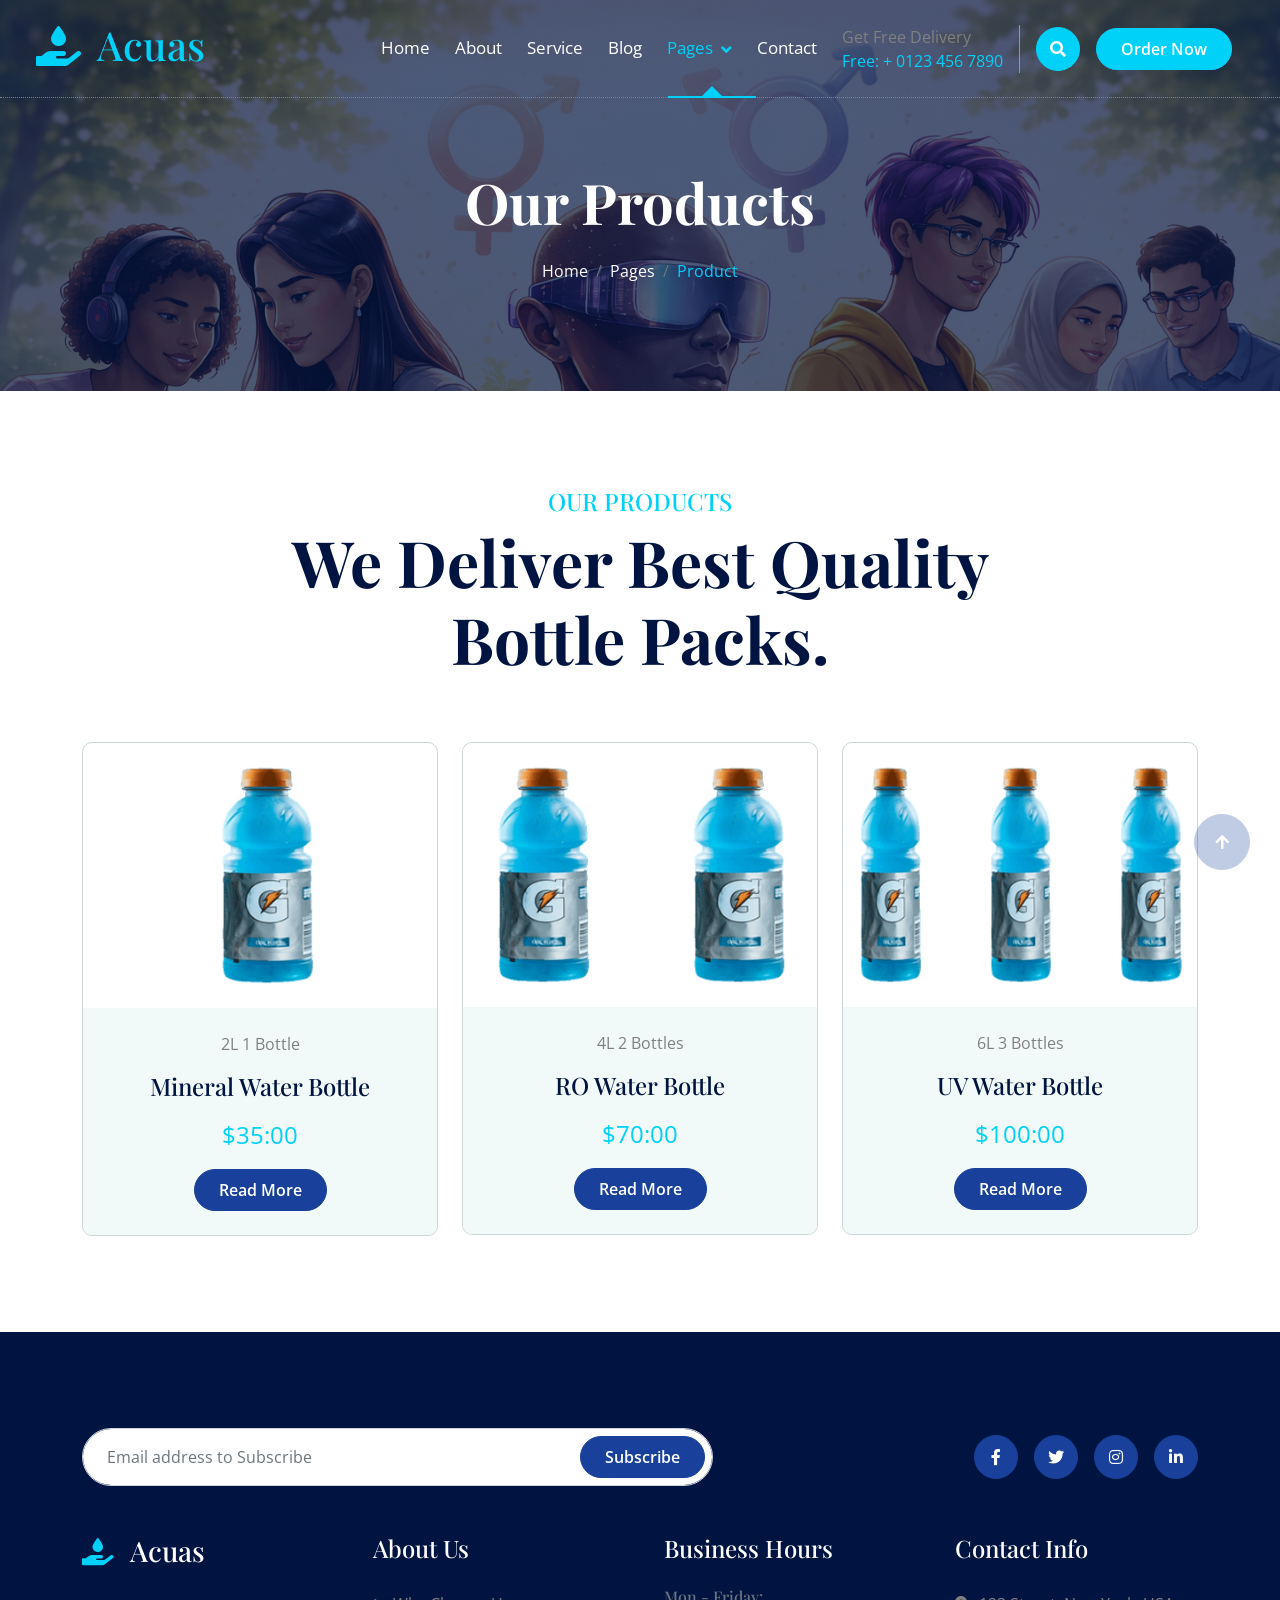
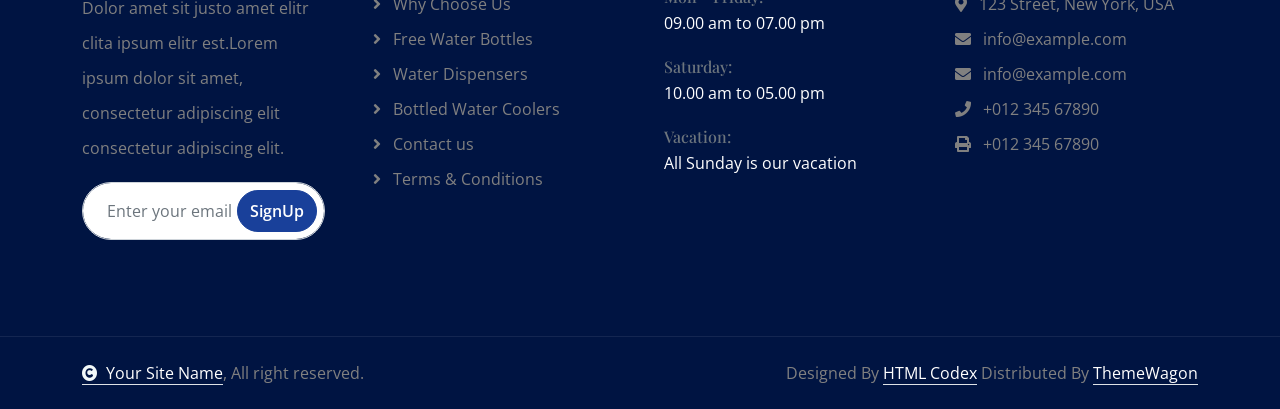
<file: product.html>
<!DOCTYPE html>
<html lang="en">

    <head>
        <meta charset="utf-8">
        <title>Acuas - Drinking Water Website Template</title>
        <meta content="width=device-width, initial-scale=1.0" name="viewport">
        <meta content="" name="keywords">
        <meta content="" name="description">

        <!-- Google Web Fonts -->
        <link rel="preconnect" href="https://fonts.googleapis.com">
        <link rel="preconnect" href="https://fonts.gstatic.com" crossorigin>
        <link href="https://fonts.googleapis.com/css2?family=Open+Sans:ital,wdth,wght@0,75..100,300..800;1,75..100,300..800&family=Playfair+Display:ital,wght@0,400..900;1,400..900&display=swap" rel="stylesheet"> 

        <!-- Icon Font Stylesheet -->
        <link rel="stylesheet" href="https://use.fontawesome.com/releases/v5.15.4/css/all.css"/>
        <link href="https://cdn.jsdelivr.net/npm/bootstrap-icons@1.4.1/font/bootstrap-icons.css" rel="stylesheet">

        <!-- Libraries Stylesheet -->
        <link href="lib/animate/animate.min.css" rel="stylesheet">
        <link href="lib/owlcarousel/assets/owl.carousel.min.css" rel="stylesheet">


        <!-- Customized Bootstrap Stylesheet -->
        <link href="css/bootstrap.min.css" rel="stylesheet">

        <!-- Template Stylesheet -->
        <link href="css/style.css" rel="stylesheet">
    </head>

    <body>

        <!-- Spinner Start -->
        <div id="spinner" class="show bg-white position-fixed translate-middle w-100 vh-100 top-50 start-50 d-flex align-items-center justify-content-center">
            <div class="spinner-border text-primary" style="width: 3rem; height: 3rem;" role="status">
                <span class="sr-only">Loading...</span>
            </div>
        </div>
        <!-- Spinner End -->

        <!-- Navbar & Hero Start -->
        <div class="container-fluid position-relative p-0">
            <nav class="navbar navbar-expand-lg navbar-light px-4 px-lg-5 py-3 py-lg-0">
                <a href="" class="navbar-brand p-0">
                    <h1 class="text-primary"><i class="fas fa-hand-holding-water me-3"></i>Acuas</h1>
                    <!-- <img src="img/logo.png" alt="Logo"> -->
                </a>
                <button class="navbar-toggler" type="button" data-bs-toggle="collapse" data-bs-target="#navbarCollapse">
                    <span class="fa fa-bars"></span>
                </button>
                <div class="collapse navbar-collapse" id="navbarCollapse">
                    <div class="navbar-nav ms-auto py-0">
                        <a href="index.html" class="nav-item nav-link">Home</a>
                        <a href="about.html" class="nav-item nav-link">About</a>
                        <a href="service.html" class="nav-item nav-link">Service</a>
                        <a href="blog.html" class="nav-item nav-link">Blog</a>
                        <div class="nav-item dropdown active">
                            <a href="#" class="nav-link dropdown-toggle active" data-bs-toggle="dropdown">Pages</a>
                            <div class="dropdown-menu m-0">
                                <a href="feature.html" class="dropdown-item">Our Feature</a>
                                <a href="product.html" class="dropdown-item active">Our Product</a>
                                <a href="team.html" class="dropdown-item">Our Team</a>
                                <a href="testimonial.html" class="dropdown-item">Testimonial</a>
                                <a href="404.html" class="dropdown-item">404 Page</a>
                            </div>
                        </div>
                        <a href="contact.html" class="nav-item nav-link">Contact</a>
                    </div>
                    <div class="d-none d-xl-flex me-3">
                        <div class="d-flex flex-column pe-3 border-end border-primary">
                            <span class="text-body">Get Free Delivery</span>
                            <a href="tel:+4733378901"><span class="text-primary">Free: + 0123 456 7890</span></a>
                        </div>
                    </div>
                    <button class="btn btn-primary btn-md-square d-flex flex-shrink-0 mb-3 mb-lg-0 rounded-circle me-3" data-bs-toggle="modal" data-bs-target="#searchModal"><i class="fas fa-search"></i></button>
                    <a href="" class="btn btn-primary rounded-pill d-inline-flex flex-shrink-0 py-2 px-4">Order Now</a>
                </div>
            </nav>

            <!-- Header Start -->
            <div class="container-fluid bg-breadcrumb">
                <div class="container text-center py-5" style="max-width: 900px;">
                    <h4 class="text-white display-4 mb-4 wow fadeInDown" data-wow-delay="0.1s">Our Products</h4>
                    <ol class="breadcrumb d-flex justify-content-center mb-0 wow fadeInDown" data-wow-delay="0.3s">
                        <li class="breadcrumb-item"><a href="index.html">Home</a></li>
                        <li class="breadcrumb-item"><a href="#">Pages</a></li>
                        <li class="breadcrumb-item active text-primary">Product</li>
                    </ol>    
                </div>
            </div>
            <!-- Header End -->
        </div>
        <!-- Navbar & Hero End -->

        <!-- Modal Search Start -->
        <div class="modal fade" id="searchModal" tabindex="-1" aria-labelledby="exampleModalLabel" aria-hidden="true">
            <div class="modal-dialog modal-fullscreen">
                <div class="modal-content rounded-0">
                    <div class="modal-header">
                        <h4 class="modal-title mb-0" id="exampleModalLabel">Search by keyword</h4>
                        <button type="button" class="btn-close" data-bs-dismiss="modal" aria-label="Close"></button>
                    </div>
                    <div class="modal-body d-flex align-items-center">
                        <div class="input-group w-75 mx-auto d-flex">
                            <input type="search" class="form-control p-3" placeholder="keywords" aria-describedby="search-icon-1">
                            <span id="search-icon-1" class="input-group-text btn border p-3"><i class="fa fa-search text-white"></i></span>
                        </div>
                    </div>
                </div>
            </div>
        </div>
        <!-- Modal Search End -->

        <!-- Products Start -->
        <div class="container-fluid product py-5">
            <div class="container py-5">
                <div class="text-center mx-auto pb-5 wow fadeInUp" data-wow-delay="0.2s" style="max-width: 800px;">
                    <h4 class="text-uppercase text-primary">Our Products</h4>
                    <h1 class="display-3 text-capitalize mb-3">We Deliver Best Quality Bottle Packs.</h1>
                </div>
                <div class="row g-4 justify-content-center">
                    <div class="col-lg-6 col-xl-4 wow fadeInUp" data-wow-delay="0.2s">
                        <div class="product-item">
                            <img src="img/product-3.png" class="img-fluid w-100 rounded-top"  alt="Image">
                            <div class="product-content bg-light text-center rounded-bottom p-4">
                                <p>2L 1 Bottle</p>
                                <a href="#" class="h4 d-inline-block mb-3">Mineral Water Bottle</a>
                                <p class="fs-4 text-primary mb-3">$35:00</p>
                                <a href="#" class="btn btn-secondary rounded-pill py-2 px-4">Read More</a>
                            </div>
                        </div>
                    </div>
                    <div class="col-lg-6 col-xl-4 wow fadeInUp" data-wow-delay="0.4s">
                        <div class="product-item">
                            <img src="img/product-2.png" class="img-fluid w-100 rounded-top"  alt="Image">
                            <div class="product-content bg-light text-center rounded-bottom p-4">
                                <p>4L 2 Bottles</p>
                                <a href="#" class="h4 d-inline-block mb-3">RO Water Bottle</a>
                                <p class="fs-4 text-primary mb-3">$70:00</p>
                                <a href="#" class="btn btn-secondary rounded-pill py-2 px-4">Read More</a>
                            </div>
                        </div>
                    </div>
                    <div class="col-lg-6 col-xl-4 wow fadeInUp" data-wow-delay="0.6s">
                        <div class="product-item">
                            <img src="img/product-1.png" class="img-fluid w-100 rounded-top"  alt="Image">
                            <div class="product-content bg-light text-center rounded-bottom p-4">
                                <p>6L 3 Bottles</p>
                                <a href="#" class="h4 d-inline-block mb-3">UV Water Bottle</a>
                                <p class="fs-4 text-primary mb-3">$100:00</p>
                                <a href="#" class="btn btn-secondary rounded-pill py-2 px-4">Read More</a>
                            </div>
                        </div>
                    </div>
                </div>
            </div>
        </div>
        <!-- Products End -->

        <!-- Footer Start -->
        <div class="container-fluid footer py-5 wow fadeIn" data-wow-delay="0.2s">
            <div class="container py-5">
                <div class="row g-5 mb-5 align-items-center">
                    <div class="col-lg-7">
                        <div class="position-relative mx-auto">
                            <input class="form-control rounded-pill w-100 py-3 ps-4 pe-5" type="text" placeholder="Email address to Subscribe">
                            <button type="button" class="btn btn-secondary rounded-pill position-absolute top-0 end-0 py-2 px-4 mt-2 me-2">Subscribe</button>
                        </div>
                    </div>
                    <div class="col-lg-5">
                        <div class="d-flex align-items-center justify-content-center justify-content-lg-end">
                            <a class="btn btn-secondary btn-md-square rounded-circle me-3" href=""><i class="fab fa-facebook-f"></i></a>
                            <a class="btn btn-secondary btn-md-square rounded-circle me-3" href=""><i class="fab fa-twitter"></i></a>
                            <a class="btn btn-secondary btn-md-square rounded-circle me-3" href=""><i class="fab fa-instagram"></i></a>
                            <a class="btn btn-secondary btn-md-square rounded-circle me-0" href=""><i class="fab fa-linkedin-in"></i></a>
                        </div>
                    </div>
                </div>
                <div class="row g-5">
                    <div class="col-md-6 col-lg-6 col-xl-3">
                        <div class="footer-item d-flex flex-column">
                            <div class="footer-item">
                                <h3 class="text-white mb-4"><i class="fas fa-hand-holding-water text-primary me-3"></i>Acuas</h3>
                                <p class="mb-3">Dolor amet sit justo amet elitr clita ipsum elitr est.Lorem ipsum dolor sit amet, consectetur adipiscing elit consectetur adipiscing elit.</p>
                            </div>
                            <div class="position-relative">
                                <input class="form-control rounded-pill w-100 py-3 ps-4 pe-5" type="text" placeholder="Enter your email">
                                <button type="button" class="btn btn-secondary rounded-pill position-absolute top-0 end-0 py-2 mt-2 me-2">SignUp</button>
                            </div>
                        </div>
                    </div>
                    <div class="col-md-6 col-lg-6 col-xl-3">
                        <div class="footer-item d-flex flex-column">
                            <h4 class="text-white mb-4">About Us</h4>
                            <a href="#"><i class="fas fa-angle-right me-2"></i> Why Choose Us</a>
                            <a href="#"><i class="fas fa-angle-right me-2"></i> Free Water Bottles</a>
                            <a href="#"><i class="fas fa-angle-right me-2"></i> Water Dispensers</a>
                            <a href="#"><i class="fas fa-angle-right me-2"></i> Bottled Water Coolers</a>
                            <a href="#"><i class="fas fa-angle-right me-2"></i> Contact us</a>
                            <a href="#"><i class="fas fa-angle-right me-2"></i> Terms & Conditions</a>
                        </div>
                    </div>
                    <div class="col-md-6 col-lg-6 col-xl-3">
                        <div class="footer-item d-flex flex-column">
                            <h4 class="text-white mb-4">Business Hours</h4>
                            <div class="mb-3">
                                <h6 class="text-muted mb-0">Mon - Friday:</h6>
                                <p class="text-white mb-0">09.00 am to 07.00 pm</p>
                            </div>
                            <div class="mb-3">
                                <h6 class="text-muted mb-0">Saturday:</h6>
                                <p class="text-white mb-0">10.00 am to 05.00 pm</p>
                            </div>
                            <div class="mb-3">
                                <h6 class="text-muted mb-0">Vacation:</h6>
                                <p class="text-white mb-0">All Sunday is our vacation</p>
                            </div>
                        </div>
                    </div>
                    <div class="col-md-6 col-lg-6 col-xl-3">
                        <div class="footer-item d-flex flex-column">
                            <h4 class="text-white mb-4">Contact Info</h4>
                            <a href="#"><i class="fa fa-map-marker-alt me-2"></i> 123 Street, New York, USA</a>
                            <a href="mailto:info@example.com"><i class="fas fa-envelope me-2"></i> info@example.com</a>
                            <a href="mailto:info@example.com"><i class="fas fa-envelope me-2"></i> info@example.com</a>
                            <a href="tel:+012 345 67890"><i class="fas fa-phone me-2"></i> +012 345 67890</a>
                            <a href="tel:+012 345 67890" class="mb-3"><i class="fas fa-print me-2"></i> +012 345 67890</a>
                        </div>
                    </div>
                </div>
            </div>
        </div>
        <!-- Footer End -->

        
        <!-- Copyright Start -->
        <div class="container-fluid copyright py-4">
            <div class="container">
                <div class="row g-4 align-items-center">
                    <div class="col-md-6 text-center text-md-start mb-md-0">
                        <span class="text-body"><a href="#" class="border-bottom text-white"><i class="fas fa-copyright text-light me-2"></i>Your Site Name</a>, All right reserved.</span>
                    </div>
                    <div class="col-md-6 text-center text-md-end text-body">
                        <!--/*** This template is free as long as you keep the below author’s credit link/attribution link/backlink. ***/-->
                        <!--/*** If you'd like to use the template without the below author’s credit link/attribution link/backlink, ***/-->
                        <!--/*** you can purchase the Credit Removal License from "https://htmlcodex.com/credit-removal". ***/-->
                        Designed By <a class="border-bottom text-white" href="https://htmlcodex.com">HTML Codex</a> Distributed By <a class="border-bottom text-white" href="https://themewagon.com">ThemeWagon</a>
                    </div>
                </div>
            </div>
        </div>
        <!-- Copyright End -->


        <!-- Back to Top -->
        <a href="#" class="btn btn-secondary btn-lg-square rounded-circle back-to-top"><i class="fa fa-arrow-up"></i></a>   

        
    <!-- JavaScript Libraries -->
    <script src="https://ajax.googleapis.com/ajax/libs/jquery/3.6.4/jquery.min.js"></script>
    <script src="https://cdn.jsdelivr.net/npm/bootstrap@5.0.0/dist/js/bootstrap.bundle.min.js"></script>
    <script src="lib/wow/wow.min.js"></script>
    <script src="lib/easing/easing.min.js"></script>
    <script src="lib/waypoints/waypoints.min.js"></script>
    <script src="lib/counterup/counterup.min.js"></script>
    <script src="lib/owlcarousel/owl.carousel.min.js"></script>
    

    <!-- Template Javascript -->
    <script src="js/main.js"></script>
    </body>

</html>
</file>
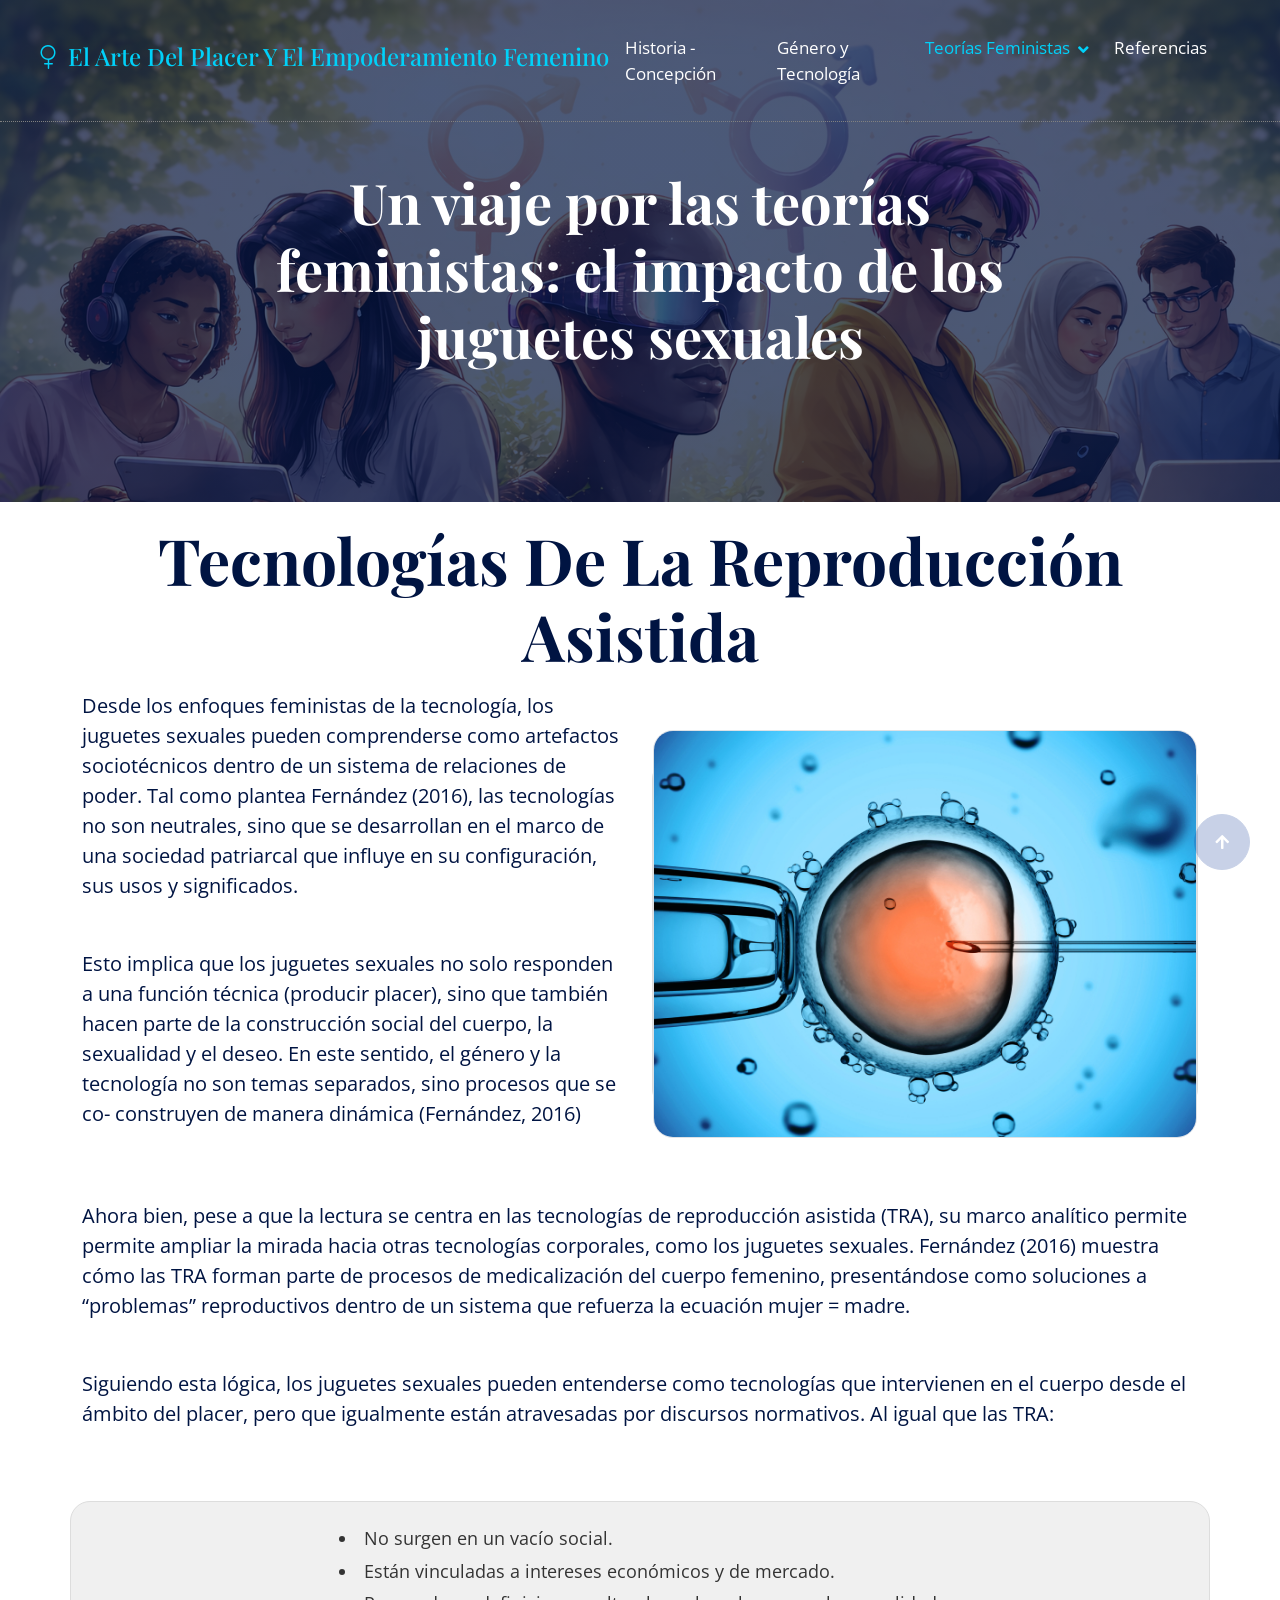
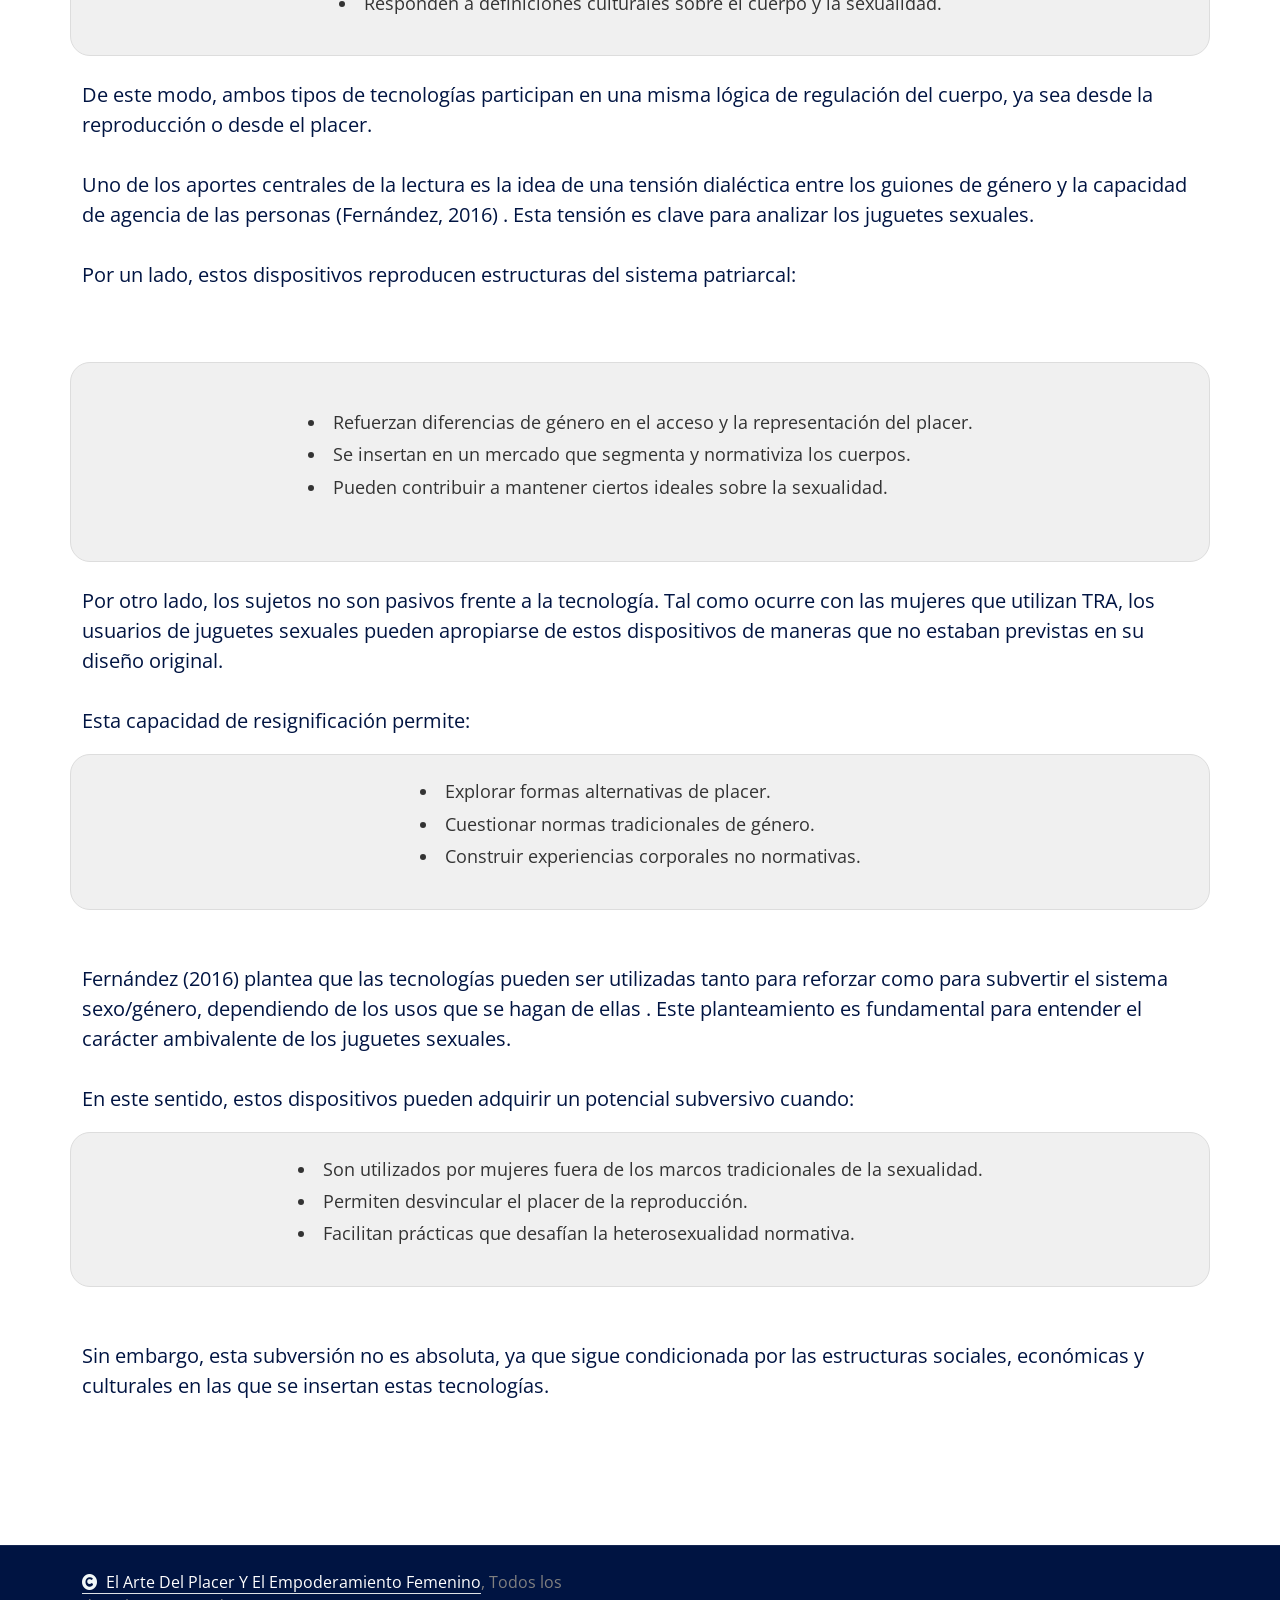
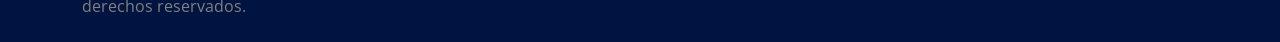
<file: ReporducAsist.html>
<!DOCTYPE html>
<html lang="es">

    <head>
        <meta charset="utf-8">
        <title>El Arte Del Placer Y El Empoderamiento Femenino</title>
        <meta content="width=device-width, initial-scale=1.0" name="viewport">
        <meta content="" name="keywords">
        <meta content="" name="description">

        <!-- Google Web Fonts -->
        <link rel="preconnect" href="https://fonts.googleapis.com">
        <link rel="preconnect" href="https://fonts.gstatic.com" crossorigin>
        <link href="https://fonts.googleapis.com/css2?family=Open+Sans:ital,wdth,wght@0,75..100,300..800;1,75..100,300..800&family=Playfair+Display:ital,wght@0,400..900;1,400..900&display=swap" rel="stylesheet"> 

        <!-- Icon Font Stylesheet -->
        <link rel="stylesheet" href="https://use.fontawesome.com/releases/v5.15.4/css/all.css"/>
        <link href="https://cdn.jsdelivr.net/npm/bootstrap-icons@1.4.1/font/bootstrap-icons.css" rel="stylesheet">

        <!-- Libraries Stylesheet -->
        <link href="lib/animate/animate.min.css" rel="stylesheet">
        <link href="lib/owlcarousel/assets/owl.carousel.min.css" rel="stylesheet">


        <!-- Customized Bootstrap Stylesheet -->
        <link href="css/bootstrap.min.css" rel="stylesheet">

        <!-- Template Stylesheet -->
        <link href="css/style.css" rel="stylesheet">
    </head>

    <body>

        <!-- Spinner Start -->
        <div id="spinner" class="show bg-white position-fixed translate-middle w-100 vh-100 top-50 start-50 d-flex align-items-center justify-content-center">
            <div class="spinner-border text-primary" style="width: 3rem; height: 3rem;" role="status">
                <span class="sr-only">Cargando...</span>
            </div>
        </div>
        <!-- Spinner End -->

        <!-- Navbar & Hero Start -->
        <div class="container-fluid position-relative p-0">
            <nav class="navbar navbar-expand-lg navbar-light px-3 px-sm-4 px-lg-5 py-2 py-lg-0">
                <a href="" class="navbar-brand p-0">
                    <h1 style="margin-left: 0; font-size: clamp(1rem, 4vw, 1.5rem);" class="text-primary"><i class="fas bi-gender-female me-2"></i>El Arte Del Placer Y El Empoderamiento Femenino</h1>
                </a>
                <button class="navbar-toggler" type="button" data-bs-toggle="collapse" data-bs-target="#navbarCollapse">
                    <span class="fa fa-bars"></span>
                </button>
                <div class="collapse navbar-collapse" id="navbarCollapse">
                    <div class="navbar-nav ms-auto py-0">
                        <a href="index.html" class="nav-item nav-link">Historia - Concepción</a>
                        <a href="GeneroyTec.html" class="nav-item nav-link">Género y Tecnología</a>
                        <div class="nav-item dropdown">
                            <a href="#" class="nav-link dropdown-toggle active" data-bs-toggle="dropdown">Teorías Feministas</a>
                            <div class="dropdown-menu m-0">
                                <a href="ReporducAsist.html" class="dropdown-item active">Tecnologías de la reproducción asistida</a>
                                <a href="farmacopornográfica.html" class="dropdown-item">La era farmacopornográfica</a>
                                <a href="Xenofeminismo.html" class="dropdown-item">Xenofeminismo</a>
                            </div>
                        </div>
                        <a href="Referencias.html" class="nav-item nav-link">Referencias</a>
                    </div>
                </div>
            </nav>

            <!-- Header Start -->
            <div class="container-fluid bg-breadcrumb">
                <div class="container text-center py-5" style="max-width: 900px;">
                    <h4 class="text-white display-4 mb-4 wow fadeInDown" data-wow-delay="0.1s">Un viaje por las teorías feministas: el impacto de los juguetes sexuales</h4>   
                </div>
            </div>
            <!-- Header End -->
        </div>
        <!-- Navbar & Hero End -->

        <div class="container pb-5">
            <div class="mx-auto pb-5 wow fadeInUp" data-wow-delay="0.2s" style="max-width: 8000px; padding-top: 20px;">
                    <h1 class="display-3 text-center text-capitalize mb-3">Tecnologías de la Reproducción Asistida </h1>
                    <div class="row align-items-center g-4">
                        <div class="col-lg-6">
                            <p class="mb-5 fs-5 text-dark fadeInUp animated text-left" data-wow-delay="0.2s" style="animation-delay: 0.2s;">
                                Desde los enfoques feministas de la tecnología, los juguetes sexuales pueden comprenderse como artefactos sociotécnicos dentro de un sistema de relaciones de poder. Tal como plantea Fernández (2016), las tecnologías no son neutrales, sino que se desarrollan en el marco de una sociedad patriarcal que influye en su configuración, sus usos y significados. 
                            </p>
                            <p class="mb-5 fs-5 text-dark fadeInUp animated text-left" data-wow-delay="0.2s" style="animation-delay: 0.2s;">
                                Esto implica que los juguetes sexuales no solo responden a una función técnica (producir placer), sino que también hacen parte de la construcción social del cuerpo, la sexualidad y el deseo. En este sentido, el género y la tecnología no son temas separados, sino procesos que se co- construyen de manera dinámica (Fernández, 2016)
                            </p>
                        </div>
                        <div class="col-lg-6">
                            <div style="width: 100%; height: 350px; background-color: #f0f0f0; border-radius: 20px; display: flex; align-items: center; justify-content: center; border: 1px solid #ddd;">
                                <img src="img/asistida.jpg" class="img-fluid border" style=" width: 100%; border-radius: 20px;" alt="">
                            </div>
                        </div>
                        <p class="mb-5 fs-5 text-dark fadeInUp animated text-left" data-wow-delay="0.2s" style="animation-delay: 0.2s;">
                                Ahora bien, pese a que la lectura se centra en las tecnologías de reproducción asistida (TRA), su marco analítico permite permite ampliar la mirada hacia otras tecnologías corporales, como los juguetes sexuales. Fernández (2016) muestra cómo las TRA forman parte de procesos de medicalización del cuerpo femenino, presentándose como soluciones a “problemas” reproductivos dentro de un sistema que refuerza la ecuación mujer = madre.
                        </p>
                    </div>
                    <div class="row align-items-center g-4">
                            <p class="mb-5 fs-5 text-dark fadeInUp animated text-left" data-wow-delay="0.2s" style="animation-delay: 0.2s;">
                                Siguiendo esta lógica, los juguetes sexuales pueden entenderse como tecnologías que intervienen en el cuerpo desde el ámbito del placer, pero que igualmente están atravesadas por discursos normativos. Al igual que las TRA:
                            </p>
                            <div style="width: 100%; height: auto; min-height: 100px; background-color: #f0f0f0; border-radius: 20px; display: flex; align-items: center; justify-content: center; border: 1px solid #ddd;">
                                <ul style="font-size: clamp(14px, 2vw, 18px); line-height: 1.8; color: #333; list-style-position: inside; padding: clamp(15px, 4vw, 20px);">
                                    <li>No surgen en un vacío social.</li>
                                    <li>Están vinculadas a intereses económicos y de mercado.</li>
                                    <li>Responden a definiciones culturales sobre el cuerpo y la sexualidad.</li>
                                </ul>
                            </div>
                            <p class="mb-5 fs-5 text-dark fadeInUp animated text-left" data-wow-delay="0.2s" style="animation-delay: 0.2s;">
                                De este modo, ambos tipos de tecnologías participan en una misma lógica de regulación del cuerpo, ya sea desde la reproducción o desde el placer.
                                <br><br>Uno de los aportes centrales de la lectura es la idea de una tensión dialéctica entre los guiones de género y la capacidad de agencia de las personas (Fernández, 2016) . Esta tensión es clave para analizar los juguetes sexuales.
                                <br><br>Por un lado, estos dispositivos reproducen estructuras del sistema patriarcal:
                            </p>
                            <div style="width: 100%; height: auto; min-height: 200px; background-color: #f0f0f0; border-radius: 20px; display: flex; align-items: center; justify-content: center; border: 1px solid #ddd;">
                                <ul style="font-size: clamp(14px, 2vw, 18px); line-height: 1.8; color: #333; list-style-position: inside; padding: clamp(15px, 4vw, 20px);">
                                    <li>Refuerzan diferencias de género en el acceso y la representación del placer.</li>
                                    <li>Se insertan en un mercado que segmenta y normativiza los cuerpos.</li>
                                    <li>Pueden contribuir a mantener ciertos ideales sobre la sexualidad.</li>
                                </ul>
                            </div>
                            <p class="mb-5 fs-5 text-dark fadeInUp animated text-left" data-wow-delay="0.2s" style="animation-delay: 0.2s;">
                                Por otro lado, los sujetos no son pasivos frente a la tecnología. Tal como ocurre con las mujeres que utilizan TRA, los usuarios de juguetes sexuales pueden apropiarse de estos dispositivos de maneras que no estaban previstas en su diseño original.
                                <br><br>Esta capacidad de resignificación permite:
                            </p>
                            <div style="width: 100%; height: auto; min-height: 150px; margin-left: auto; margin-right: auto; margin-top: -30px; margin-bottom: 30px; background-color: #f0f0f0; border-radius: 20px; display: flex; align-items: center; justify-content: center; border: 1px solid #ddd;">
                                <ul style="font-size: clamp(14px, 2vw, 18px); line-height: 1.8; color: #333; list-style-position: inside; padding: clamp(15px, 4vw, 20px);">
                                    <li>Explorar formas alternativas de placer.</li>
                                    <li>Cuestionar normas tradicionales de género.</li>
                                    <li>Construir experiencias corporales no normativas.</li>
                                </ul>
                            </div>
                            <p class="mb-5 fs-5 text-dark fadeInUp animated text-left" data-wow-delay="0.2s" style="animation-delay: 0.2s;">
                                Fernández (2016) plantea que las tecnologías pueden ser utilizadas tanto para reforzar como para subvertir el sistema sexo/género, dependiendo de los usos que se hagan de ellas . Este planteamiento es fundamental para entender el carácter ambivalente de los juguetes sexuales.
                                <br><br>En este sentido, estos dispositivos pueden adquirir un potencial subversivo cuando:
                            </p>
                            <div style="width: 100%; height: auto; min-height: 130px; margin-left: auto; margin-right: auto; margin-top: -30px; margin-bottom: 30px; background-color: #f0f0f0; border-radius: 20px; display: flex; align-items: center; justify-content: center; border: 1px solid #ddd;">
                                <ul style="font-size: clamp(14px, 2vw, 18px); line-height: 1.8; color: #333; list-style-position: inside; padding: clamp(15px, 4vw, 20px);">
                                    <li>Son utilizados por mujeres fuera de los marcos tradicionales de la sexualidad.</li>
                                    <li>Permiten desvincular el placer de la reproducción.</li>
                                    <li>Facilitan prácticas que desafían la heterosexualidad normativa.</li>
                                </ul>
                            </div>
                            <p class="mb-5 fs-5 text-dark fadeInUp animated text-left" data-wow-delay="0.2s" style="animation-delay: 0.2s;">
                                Sin embargo, esta subversión no es absoluta, ya que sigue condicionada por las estructuras sociales, económicas y culturales en las que se insertan estas tecnologías.
                            </p>
                    </div>
                </div>
        </div>
        
        <!-- Copyright Start -->
        <div class="container-fluid copyright py-4">
            <div class="container">
                <div class="row g-4 align-items-center">
                    <div class="col-md-6 text-center text-md-start mb-md-0">
                        <span class="text-body"><a href="#" class="border-bottom text-white"><i class="fas fa-copyright text-light me-2"></i>El Arte Del Placer Y El Empoderamiento Femenino</a>, Todos los derechos reservados.</span>
                    </div>
                    <div class="col-md-6 text-center text-md-end text-body">
                        <!--/*** This template is free as long as you keep the below author’s credit link/attribution link/backlink. ***/-->
                        <!--/*** If you'd like to use the template without the below author’s credit link/attribution link/backlink, ***/-->
                        <!--/*** you can purchase the Credit Removal License from "https://htmlcodex.com/credit-removal". ***/-->
                        <!--Designed By <a class="border-bottom text-white" href="https://htmlcodex.com">HTML Codex</a> Distributed By <a class="border-bottom text-white" href="https://themewagon.com">ThemeWagon</a>-->
                    </div>
                </div>
            </div>
        </div>
        <!-- Copyright End -->


        <!-- Back to Top -->
        <a href="#" class="btn btn-secondary btn-lg-square rounded-circle back-to-top"><i class="fa fa-arrow-up"></i></a>   

        
    <!-- JavaScript Libraries -->
    <script src="https://ajax.googleapis.com/ajax/libs/jquery/3.6.4/jquery.min.js"></script>
    <script src="https://cdn.jsdelivr.net/npm/bootstrap@5.0.0/dist/js/bootstrap.bundle.min.js"></script>
    <script src="lib/wow/wow.min.js"></script>
    <script src="lib/easing/easing.min.js"></script>
    <script src="lib/waypoints/waypoints.min.js"></script>
    <script src="lib/counterup/counterup.min.js"></script>
    <script src="lib/owlcarousel/owl.carousel.min.js"></script>
    

    <!-- Template Javascript -->
    <script src="js/main.js"></script>
    </body>

</html>
</file>
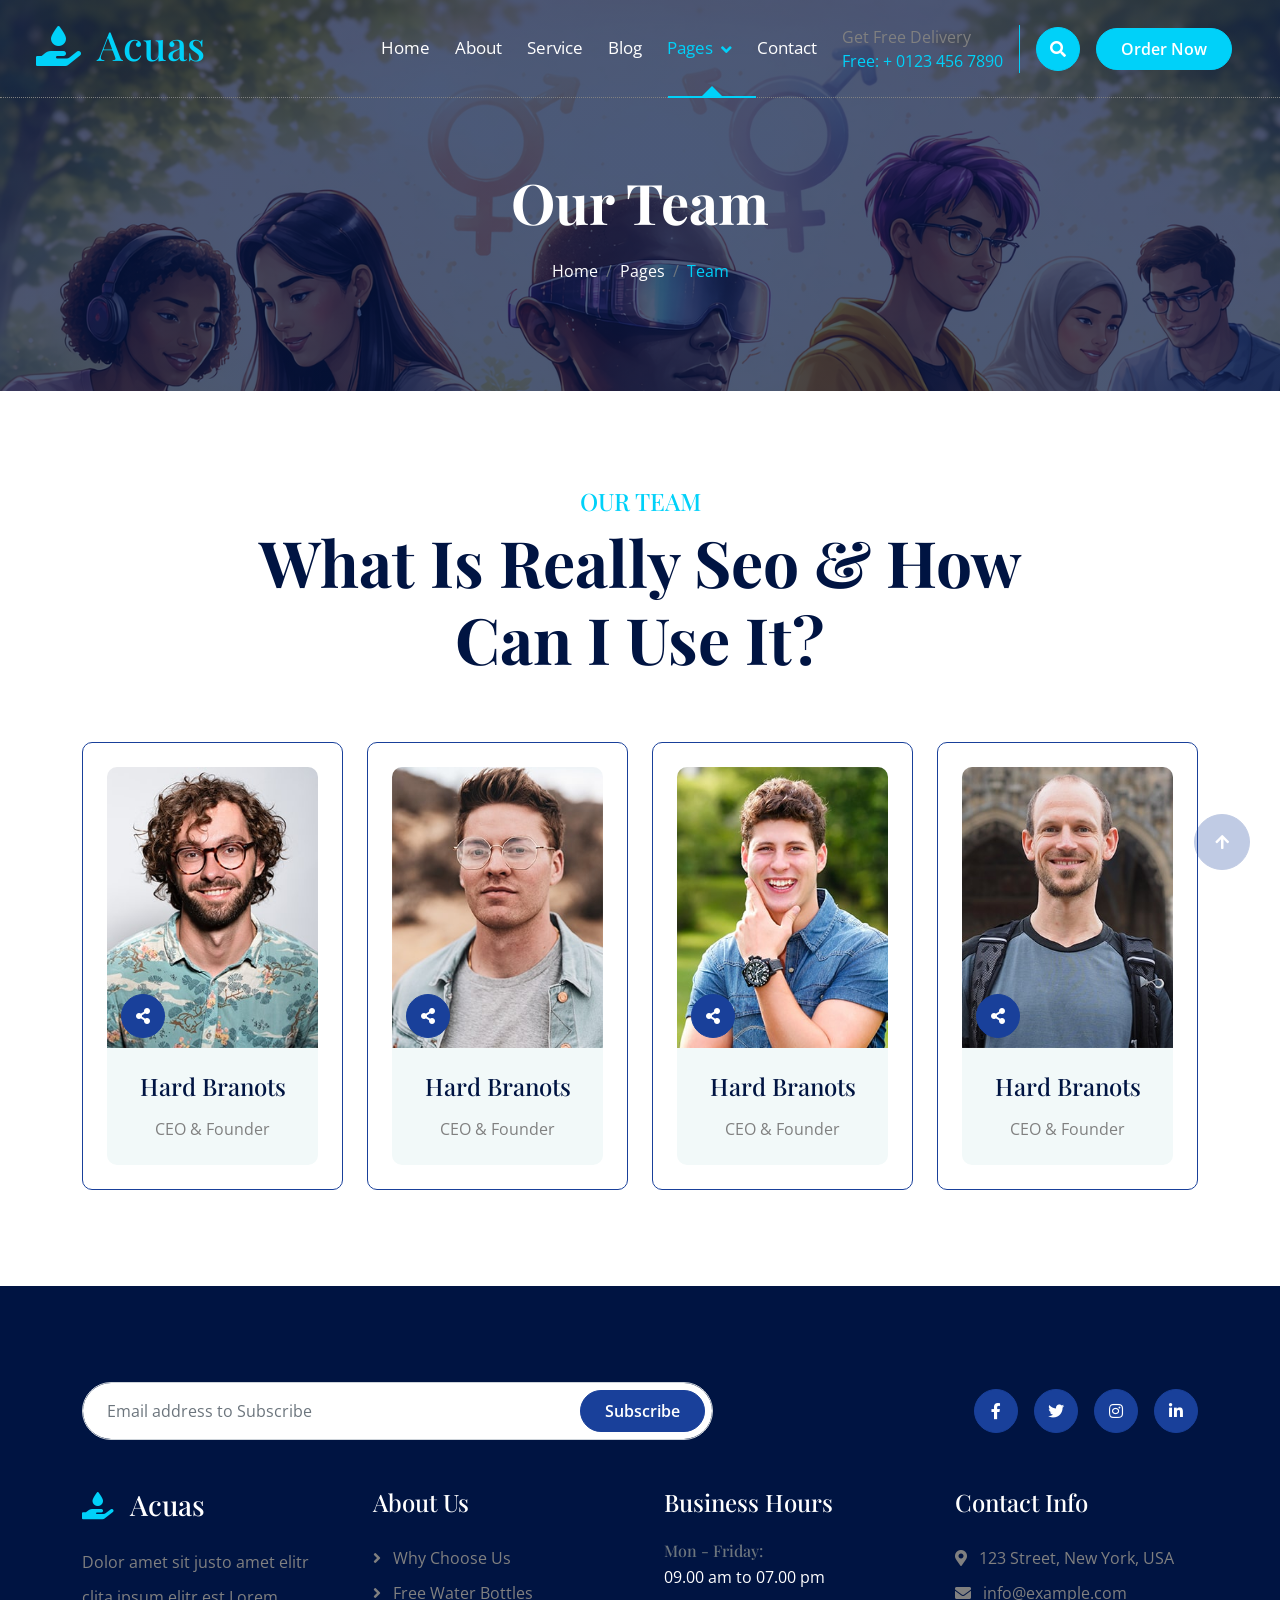
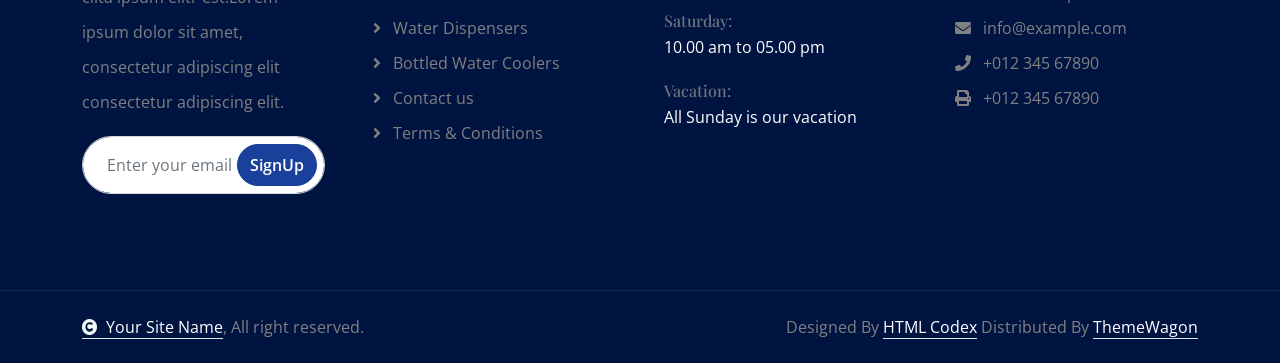
<file: team.html>
<!DOCTYPE html>
<html lang="en">

    <head>
        <meta charset="utf-8">
        <title>Acuas - Drinking Water Website Template</title>
        <meta content="width=device-width, initial-scale=1.0" name="viewport">
        <meta content="" name="keywords">
        <meta content="" name="description">

        <!-- Google Web Fonts -->
        <link rel="preconnect" href="https://fonts.googleapis.com">
        <link rel="preconnect" href="https://fonts.gstatic.com" crossorigin>
        <link href="https://fonts.googleapis.com/css2?family=Open+Sans:ital,wdth,wght@0,75..100,300..800;1,75..100,300..800&family=Playfair+Display:ital,wght@0,400..900;1,400..900&display=swap" rel="stylesheet"> 

        <!-- Icon Font Stylesheet -->
        <link rel="stylesheet" href="https://use.fontawesome.com/releases/v5.15.4/css/all.css"/>
        <link href="https://cdn.jsdelivr.net/npm/bootstrap-icons@1.4.1/font/bootstrap-icons.css" rel="stylesheet">

        <!-- Libraries Stylesheet -->
        <link href="lib/animate/animate.min.css" rel="stylesheet">
        <link href="lib/owlcarousel/assets/owl.carousel.min.css" rel="stylesheet">


        <!-- Customized Bootstrap Stylesheet -->
        <link href="css/bootstrap.min.css" rel="stylesheet">

        <!-- Template Stylesheet -->
        <link href="css/style.css" rel="stylesheet">
    </head>

    <body>

        <!-- Spinner Start -->
        <div id="spinner" class="show bg-white position-fixed translate-middle w-100 vh-100 top-50 start-50 d-flex align-items-center justify-content-center">
            <div class="spinner-border text-primary" style="width: 3rem; height: 3rem;" role="status">
                <span class="sr-only">Loading...</span>
            </div>
        </div>
        <!-- Spinner End -->

        <!-- Navbar & Hero Start -->
        <div class="container-fluid position-relative p-0">
            <nav class="navbar navbar-expand-lg navbar-light px-4 px-lg-5 py-3 py-lg-0">
                <a href="" class="navbar-brand p-0">
                    <h1 class="text-primary"><i class="fas fa-hand-holding-water me-3"></i>Acuas</h1>
                    <!-- <img src="img/logo.png" alt="Logo"> -->
                </a>
                <button class="navbar-toggler" type="button" data-bs-toggle="collapse" data-bs-target="#navbarCollapse">
                    <span class="fa fa-bars"></span>
                </button>
                <div class="collapse navbar-collapse" id="navbarCollapse">
                    <div class="navbar-nav ms-auto py-0">
                        <a href="index.html" class="nav-item nav-link">Home</a>
                        <a href="about.html" class="nav-item nav-link">About</a>
                        <a href="service.html" class="nav-item nav-link">Service</a>
                        <a href="blog.html" class="nav-item nav-link">Blog</a>
                        <div class="nav-item dropdown active">
                            <a href="#" class="nav-link dropdown-toggle active" data-bs-toggle="dropdown">Pages</a>
                            <div class="dropdown-menu m-0">
                                <a href="feature.html" class="dropdown-item">Our Feature</a>
                                <a href="product.html" class="dropdown-item">Our Product</a>
                                <a href="team.html" class="dropdown-item active">Our Team</a>
                                <a href="testimonial.html" class="dropdown-item">Testimonial</a>
                                <a href="404.html" class="dropdown-item">404 Page</a>
                            </div>
                        </div>
                        <a href="contact.html" class="nav-item nav-link">Contact</a>
                    </div>
                    <div class="d-none d-xl-flex me-3">
                        <div class="d-flex flex-column pe-3 border-end border-primary">
                            <span class="text-body">Get Free Delivery</span>
                            <a href="tel:+4733378901"><span class="text-primary">Free: + 0123 456 7890</span></a>
                        </div>
                    </div>
                    <button class="btn btn-primary btn-md-square d-flex flex-shrink-0 mb-3 mb-lg-0 rounded-circle me-3" data-bs-toggle="modal" data-bs-target="#searchModal"><i class="fas fa-search"></i></button>
                    <a href="" class="btn btn-primary rounded-pill d-inline-flex flex-shrink-0 py-2 px-4">Order Now</a>
                </div>
            </nav>

            <!-- Header Start -->
            <div class="container-fluid bg-breadcrumb">
                <div class="container text-center py-5" style="max-width: 900px;">
                    <h4 class="text-white display-4 mb-4 wow fadeInDown" data-wow-delay="0.1s">Our Team</h4>
                    <ol class="breadcrumb d-flex justify-content-center mb-0 wow fadeInDown" data-wow-delay="0.3s">
                        <li class="breadcrumb-item"><a href="index.html">Home</a></li>
                        <li class="breadcrumb-item"><a href="#">Pages</a></li>
                        <li class="breadcrumb-item active text-primary">Team</li>
                    </ol>    
                </div>
            </div>
            <!-- Header End -->
        </div>
        <!-- Navbar & Hero End -->

        <!-- Modal Search Start -->
        <div class="modal fade" id="searchModal" tabindex="-1" aria-labelledby="exampleModalLabel" aria-hidden="true">
            <div class="modal-dialog modal-fullscreen">
                <div class="modal-content rounded-0">
                    <div class="modal-header">
                        <h4 class="modal-title mb-0" id="exampleModalLabel">Search by keyword</h4>
                        <button type="button" class="btn-close" data-bs-dismiss="modal" aria-label="Close"></button>
                    </div>
                    <div class="modal-body d-flex align-items-center">
                        <div class="input-group w-75 mx-auto d-flex">
                            <input type="search" class="form-control p-3" placeholder="keywords" aria-describedby="search-icon-1">
                            <span id="search-icon-1" class="input-group-text btn border p-3"><i class="fa fa-search text-white"></i></span>
                        </div>
                    </div>
                </div>
            </div>
        </div>
        <!-- Modal Search End -->

        <!-- Team Start -->
        <div class="container-fluid team py-5">
            <div class="container py-5">
                <div class="text-center mx-auto pb-5 wow fadeInUp" data-wow-delay="0.2s" style="max-width: 800px;">
                    <h4 class="text-uppercase text-primary">Our Team</h4>
                    <h1 class="display-3 text-capitalize mb-3">What is Really seo & How Can I Use It?</h1>
                </div>
                <div class="row g-4">
                    <div class="col-md-6 col-lg-6 col-xl-3 wow fadeInUp" data-wow-delay="0.2s">
                        <div class="team-item p-4">
                            <div class="team-inner rounded">
                                <div class="team-img">
                                    <img src="img/team-1.jpg" class="img-fluid rounded-top w-100" alt="Image">
                                    <div class="team-share">
                                        <a class="btn btn-secondary btn-md-square rounded-pill text-white mx-1" href=""><i class="fas fa-share-alt"></i></a>
                                    </div>
                                    <div class="team-icon rounded-pill py-2 px-2">
                                        <a class="btn btn-secondary btn-sm-square rounded-pill mx-1" href=""><i class="fab fa-facebook-f"></i></a>
                                        <a class="btn btn-secondary btn-sm-square rounded-pill me-1" href=""><i class="fab fa-twitter"></i></a>
                                        <a class="btn btn-secondary btn-sm-square rounded-pill me-1" href=""><i class="fab fa-linkedin-in"></i></a>
                                        <a class="btn btn-secondary btn-sm-square rounded-pill me-1" href=""><i class="fab fa-instagram"></i></a>
                                    </div>
                                </div>
                                <div class="bg-light rounded-bottom text-center py-4">
                                    <h4 class="mb-3">Hard Branots</h4>
                                    <p class="mb-0">CEO & Founder</p>
                                </div>
                            </div>
                        </div>
                    </div>
                    <div class="col-md-6 col-lg-6 col-xl-3 wow fadeInUp" data-wow-delay="0.4s">
                        <div class="team-item p-4">
                            <div class="team-inner rounded">
                                <div class="team-img">
                                    <img src="img/team-2.jpg" class="img-fluid rounded-top w-100" alt="Image">
                                    <div class="team-share">
                                        <a class="btn btn-secondary btn-md-square rounded-pill text-white mx-1" href=""><i class="fas fa-share-alt"></i></a>
                                    </div>
                                    <div class="team-icon rounded-pill py-2 px-2">
                                        <a class="btn btn-secondary btn-sm-square rounded-pill mx-1" href=""><i class="fab fa-facebook-f"></i></a>
                                        <a class="btn btn-secondary btn-sm-square rounded-pill me-1" href=""><i class="fab fa-twitter"></i></a>
                                        <a class="btn btn-secondary btn-sm-square rounded-pill me-1" href=""><i class="fab fa-linkedin-in"></i></a>
                                        <a class="btn btn-secondary btn-sm-square rounded-pill me-1" href=""><i class="fab fa-instagram"></i></a>
                                    </div>
                                </div>
                                <div class="bg-light rounded-bottom text-center py-4">
                                    <h4 class="mb-3">Hard Branots</h4>
                                    <p class="mb-0">CEO & Founder</p>
                                </div>
                            </div>
                        </div>
                    </div>
                    <div class="col-md-6 col-lg-6 col-xl-3 wow fadeInUp" data-wow-delay="0.6s">
                        <div class="team-item p-4">
                            <div class="team-inner rounded">
                                <div class="team-img">
                                    <img src="img/team-3.jpg" class="img-fluid rounded-top w-100" alt="Image">
                                    <div class="team-share">
                                        <a class="btn btn-secondary btn-md-square rounded-pill text-white mx-1" href=""><i class="fas fa-share-alt"></i></a>
                                    </div>
                                    <div class="team-icon rounded-pill py-2 px-2">
                                        <a class="btn btn-secondary btn-sm-square rounded-pill mx-1" href=""><i class="fab fa-facebook-f"></i></a>
                                        <a class="btn btn-secondary btn-sm-square rounded-pill me-1" href=""><i class="fab fa-twitter"></i></a>
                                        <a class="btn btn-secondary btn-sm-square rounded-pill me-1" href=""><i class="fab fa-linkedin-in"></i></a>
                                        <a class="btn btn-secondary btn-sm-square rounded-pill me-1" href=""><i class="fab fa-instagram"></i></a>
                                    </div>
                                </div>
                                <div class="bg-light rounded-bottom text-center py-4">
                                    <h4 class="mb-3">Hard Branots</h4>
                                    <p class="mb-0">CEO & Founder</p>
                                </div>
                            </div>
                        </div>
                    </div>
                    <div class="col-md-6 col-lg-6 col-xl-3 wow fadeInUp" data-wow-delay="0.8s">
                        <div class="team-item p-4">
                            <div class="team-inner rounded">
                                <div class="team-img">
                                    <img src="img/team-4.jpg" class="img-fluid rounded-top w-100" alt="Image">
                                    <div class="team-share">
                                        <a class="btn btn-secondary btn-md-square rounded-pill text-white mx-1" href=""><i class="fas fa-share-alt"></i></a>
                                    </div>
                                    <div class="team-icon rounded-pill py-2 px-2">
                                        <a class="btn btn-secondary btn-sm-square rounded-pill mx-1" href=""><i class="fab fa-facebook-f"></i></a>
                                        <a class="btn btn-secondary btn-sm-square rounded-pill me-1" href=""><i class="fab fa-twitter"></i></a>
                                        <a class="btn btn-secondary btn-sm-square rounded-pill me-1" href=""><i class="fab fa-linkedin-in"></i></a>
                                        <a class="btn btn-secondary btn-sm-square rounded-pill me-1" href=""><i class="fab fa-instagram"></i></a>
                                    </div>
                                </div>
                                <div class="bg-light rounded-bottom text-center py-4">
                                    <h4 class="mb-3">Hard Branots</h4>
                                    <p class="mb-0">CEO & Founder</p>
                                </div>
                            </div>
                        </div>
                    </div>
                </div>
            </div>
        </div>
        <!-- Team End -->

        <!-- Footer Start -->
        <div class="container-fluid footer py-5 wow fadeIn" data-wow-delay="0.2s">
            <div class="container py-5">
                <div class="row g-5 mb-5 align-items-center">
                    <div class="col-lg-7">
                        <div class="position-relative mx-auto">
                            <input class="form-control rounded-pill w-100 py-3 ps-4 pe-5" type="text" placeholder="Email address to Subscribe">
                            <button type="button" class="btn btn-secondary rounded-pill position-absolute top-0 end-0 py-2 px-4 mt-2 me-2">Subscribe</button>
                        </div>
                    </div>
                    <div class="col-lg-5">
                        <div class="d-flex align-items-center justify-content-center justify-content-lg-end">
                            <a class="btn btn-secondary btn-md-square rounded-circle me-3" href=""><i class="fab fa-facebook-f"></i></a>
                            <a class="btn btn-secondary btn-md-square rounded-circle me-3" href=""><i class="fab fa-twitter"></i></a>
                            <a class="btn btn-secondary btn-md-square rounded-circle me-3" href=""><i class="fab fa-instagram"></i></a>
                            <a class="btn btn-secondary btn-md-square rounded-circle me-0" href=""><i class="fab fa-linkedin-in"></i></a>
                        </div>
                    </div>
                </div>
                <div class="row g-5">
                    <div class="col-md-6 col-lg-6 col-xl-3">
                        <div class="footer-item d-flex flex-column">
                            <div class="footer-item">
                                <h3 class="text-white mb-4"><i class="fas fa-hand-holding-water text-primary me-3"></i>Acuas</h3>
                                <p class="mb-3">Dolor amet sit justo amet elitr clita ipsum elitr est.Lorem ipsum dolor sit amet, consectetur adipiscing elit consectetur adipiscing elit.</p>
                            </div>
                            <div class="position-relative">
                                <input class="form-control rounded-pill w-100 py-3 ps-4 pe-5" type="text" placeholder="Enter your email">
                                <button type="button" class="btn btn-secondary rounded-pill position-absolute top-0 end-0 py-2 mt-2 me-2">SignUp</button>
                            </div>
                        </div>
                    </div>
                    <div class="col-md-6 col-lg-6 col-xl-3">
                        <div class="footer-item d-flex flex-column">
                            <h4 class="text-white mb-4">About Us</h4>
                            <a href="#"><i class="fas fa-angle-right me-2"></i> Why Choose Us</a>
                            <a href="#"><i class="fas fa-angle-right me-2"></i> Free Water Bottles</a>
                            <a href="#"><i class="fas fa-angle-right me-2"></i> Water Dispensers</a>
                            <a href="#"><i class="fas fa-angle-right me-2"></i> Bottled Water Coolers</a>
                            <a href="#"><i class="fas fa-angle-right me-2"></i> Contact us</a>
                            <a href="#"><i class="fas fa-angle-right me-2"></i> Terms & Conditions</a>
                        </div>
                    </div>
                    <div class="col-md-6 col-lg-6 col-xl-3">
                        <div class="footer-item d-flex flex-column">
                            <h4 class="text-white mb-4">Business Hours</h4>
                            <div class="mb-3">
                                <h6 class="text-muted mb-0">Mon - Friday:</h6>
                                <p class="text-white mb-0">09.00 am to 07.00 pm</p>
                            </div>
                            <div class="mb-3">
                                <h6 class="text-muted mb-0">Saturday:</h6>
                                <p class="text-white mb-0">10.00 am to 05.00 pm</p>
                            </div>
                            <div class="mb-3">
                                <h6 class="text-muted mb-0">Vacation:</h6>
                                <p class="text-white mb-0">All Sunday is our vacation</p>
                            </div>
                        </div>
                    </div>
                    <div class="col-md-6 col-lg-6 col-xl-3">
                        <div class="footer-item d-flex flex-column">
                            <h4 class="text-white mb-4">Contact Info</h4>
                            <a href="#"><i class="fa fa-map-marker-alt me-2"></i> 123 Street, New York, USA</a>
                            <a href="mailto:info@example.com"><i class="fas fa-envelope me-2"></i> info@example.com</a>
                            <a href="mailto:info@example.com"><i class="fas fa-envelope me-2"></i> info@example.com</a>
                            <a href="tel:+012 345 67890"><i class="fas fa-phone me-2"></i> +012 345 67890</a>
                            <a href="tel:+012 345 67890" class="mb-3"><i class="fas fa-print me-2"></i> +012 345 67890</a>
                        </div>
                    </div>
                </div>
            </div>
        </div>
        <!-- Footer End -->

        
        <!-- Copyright Start -->
        <div class="container-fluid copyright py-4">
            <div class="container">
                <div class="row g-4 align-items-center">
                    <div class="col-md-6 text-center text-md-start mb-md-0">
                        <span class="text-body"><a href="#" class="border-bottom text-white"><i class="fas fa-copyright text-light me-2"></i>Your Site Name</a>, All right reserved.</span>
                    </div>
                    <div class="col-md-6 text-center text-md-end text-body">
                        <!--/*** This template is free as long as you keep the below author’s credit link/attribution link/backlink. ***/-->
                        <!--/*** If you'd like to use the template without the below author’s credit link/attribution link/backlink, ***/-->
                        <!--/*** you can purchase the Credit Removal License from "https://htmlcodex.com/credit-removal". ***/-->
                        Designed By <a class="border-bottom text-white" href="https://htmlcodex.com">HTML Codex</a> Distributed By <a class="border-bottom text-white" href="https://themewagon.com">ThemeWagon</a>
                    </div>
                </div>
            </div>
        </div>
        <!-- Copyright End -->


        <!-- Back to Top -->
        <a href="#" class="btn btn-secondary btn-lg-square rounded-circle back-to-top"><i class="fa fa-arrow-up"></i></a>   

        
    <!-- JavaScript Libraries -->
    <script src="https://ajax.googleapis.com/ajax/libs/jquery/3.6.4/jquery.min.js"></script>
    <script src="https://cdn.jsdelivr.net/npm/bootstrap@5.0.0/dist/js/bootstrap.bundle.min.js"></script>
    <script src="lib/wow/wow.min.js"></script>
    <script src="lib/easing/easing.min.js"></script>
    <script src="lib/waypoints/waypoints.min.js"></script>
    <script src="lib/counterup/counterup.min.js"></script>
    <script src="lib/owlcarousel/owl.carousel.min.js"></script>
    

    <!-- Template Javascript -->
    <script src="js/main.js"></script>
    </body>

</html>
</file>
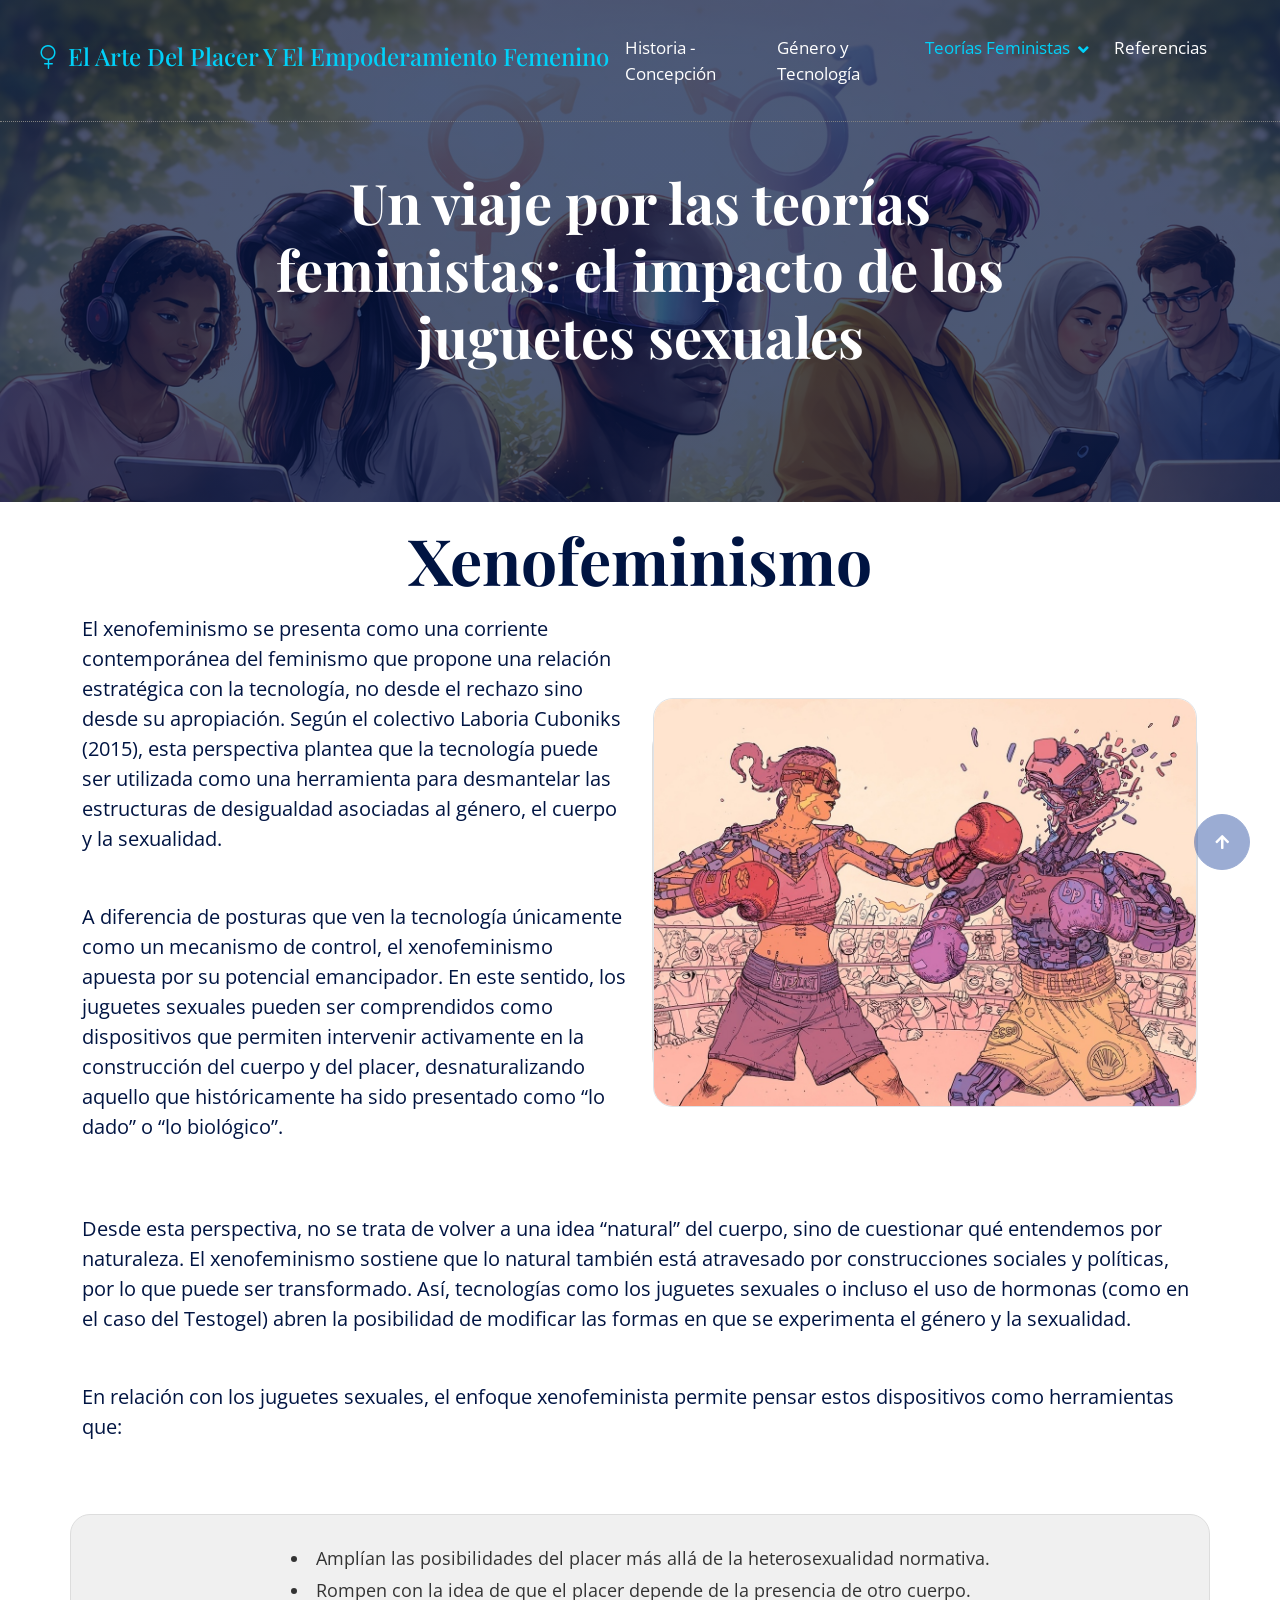
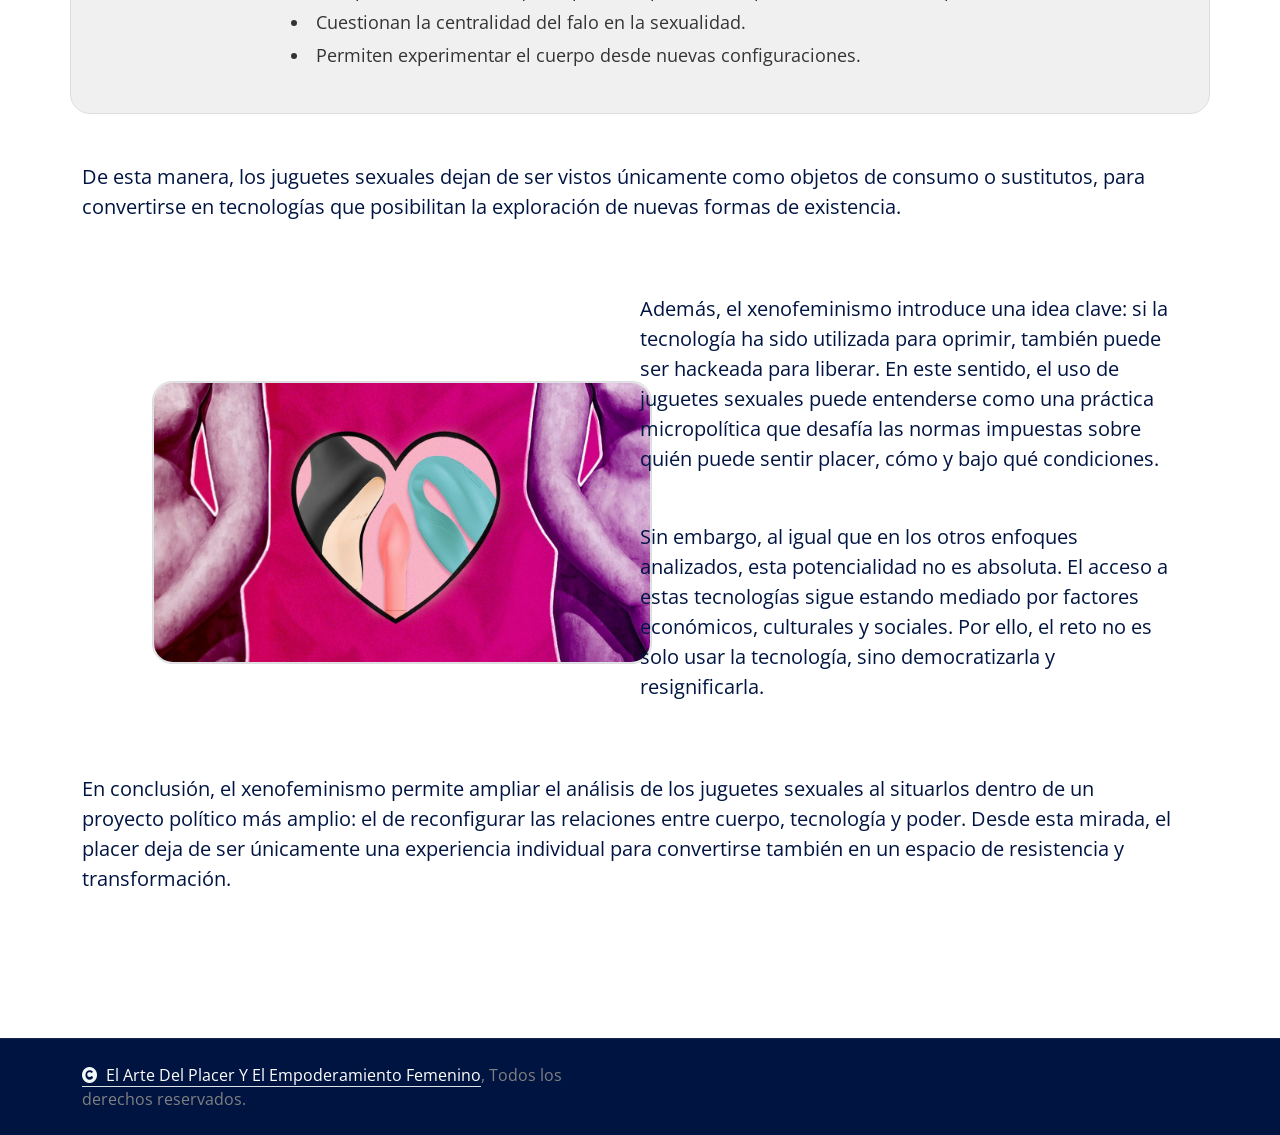
<file: Xenofeminismo.html>
<!DOCTYPE html>
<html lang="es">

    <head>
        <meta charset="utf-8">
        <title>El Arte Del Placer Y El Empoderamiento Femenino</title>
        <meta content="width=device-width, initial-scale=1.0" name="viewport">
        <meta content="" name="keywords">
        <meta content="" name="description">

        <!-- Google Web Fonts -->
        <link rel="preconnect" href="https://fonts.googleapis.com">
        <link rel="preconnect" href="https://fonts.gstatic.com" crossorigin>
        <link href="https://fonts.googleapis.com/css2?family=Open+Sans:ital,wdth,wght@0,75..100,300..800;1,75..100,300..800&family=Playfair+Display:ital,wght@0,400..900;1,400..900&display=swap" rel="stylesheet"> 

        <!-- Icon Font Stylesheet -->
        <link rel="stylesheet" href="https://use.fontawesome.com/releases/v5.15.4/css/all.css"/>
        <link href="https://cdn.jsdelivr.net/npm/bootstrap-icons@1.4.1/font/bootstrap-icons.css" rel="stylesheet">

        <!-- Libraries Stylesheet -->
        <link href="lib/animate/animate.min.css" rel="stylesheet">
        <link href="lib/owlcarousel/assets/owl.carousel.min.css" rel="stylesheet">


        <!-- Customized Bootstrap Stylesheet -->
        <link href="css/bootstrap.min.css" rel="stylesheet">

        <!-- Template Stylesheet -->
        <link href="css/style.css" rel="stylesheet">
    </head>

    <body>

        <!-- Spinner Start -->
        <div id="spinner" class="show bg-white position-fixed translate-middle w-100 vh-100 top-50 start-50 d-flex align-items-center justify-content-center">
            <div class="spinner-border text-primary" style="width: 3rem; height: 3rem;" role="status">
                <span class="sr-only">Cargando...</span>
            </div>
        </div>
        <!-- Spinner End -->

        <!-- Navbar & Hero Start -->
        <div class="container-fluid position-relative p-0">
            <nav class="navbar navbar-expand-lg navbar-light px-3 px-sm-4 px-lg-5 py-2 py-lg-0">
                <a href="" class="navbar-brand p-0">
                    <h1 style="margin-left: 0; font-size: clamp(1rem, 4vw, 1.5rem);" class="text-primary"><i class="fas bi-gender-female me-2"></i>El Arte Del Placer Y El Empoderamiento Femenino</h1>
                </a>
                <button class="navbar-toggler" type="button" data-bs-toggle="collapse" data-bs-target="#navbarCollapse">
                    <span class="fa fa-bars"></span>
                </button>
                <div class="collapse navbar-collapse" id="navbarCollapse">
                    <div class="navbar-nav ms-auto py-0">
                        <a href="index.html" class="nav-item nav-link">Historia - Concepción</a>
                        <a href="GeneroyTec.html" class="nav-item nav-link">Género y Tecnología</a>
                        <div class="nav-item dropdown">
                            <a href="#" class="nav-link dropdown-toggle active" data-bs-toggle="dropdown">Teorías Feministas</a>
                            <div class="dropdown-menu m-0">
                                <a href="ReporducAsist.html" class="dropdown-item">Tecnologías de la reproducción asistida</a>
                                <a href="farmacopornográfica.html" class="dropdown-item">La era farmacopornográfica</a>
                                <a href="Xenofeminismo.html" class="dropdown-item active">Xenofeminismo</a>
                            </div>
                        </div>
                        <a href="Referencias.html" class="nav-item nav-link">Referencias</a>
                    </div>
                </div>
            </nav>

            <!-- Header Start -->
            <div class="container-fluid bg-breadcrumb">
                <div class="container text-center py-5" style="max-width: 900px;">
                    <h4 class="text-white display-4 mb-4 wow fadeInDown" data-wow-delay="0.1s">Un viaje por las teorías feministas: el impacto de los juguetes sexuales</h4>   
                </div>
            </div>
            <!-- Header End -->
        </div>
        <!-- Navbar & Hero End -->

        <div class="container pb-5">
            <div class="mx-auto pb-5 wow fadeInUp" data-wow-delay="0.2s" style="max-width: 8000px; padding-top: 20px;">
                    <h1 class="display-3 text-center text-capitalize mb-3">Xenofeminismo</h1>
                    <div class="row align-items-center g-4">
                        <div class="col-lg-6">
                            <p class="mb-5 fs-5 text-dark fadeInUp animated text-left" data-wow-delay="0.2s" style="animation-delay: 0.2s;">
                                El xenofeminismo se presenta como una corriente contemporánea del feminismo que propone una relación estratégica con la tecnología, no desde el rechazo sino desde su apropiación. Según el colectivo Laboria Cuboniks (2015), esta perspectiva plantea que la tecnología puede ser utilizada como una herramienta para desmantelar las estructuras de desigualdad asociadas al género, el cuerpo y la sexualidad.
                            </p>
                            <p class="mb-5 fs-5 text-dark fadeInUp animated text-left" data-wow-delay="0.2s" style="animation-delay: 0.2s;">
                                A diferencia de posturas que ven la tecnología únicamente como un mecanismo de control, el xenofeminismo apuesta por su potencial emancipador. En este sentido, los juguetes sexuales pueden ser comprendidos como dispositivos que permiten intervenir activamente en la construcción del cuerpo y del placer, desnaturalizando aquello que históricamente ha sido presentado como “lo dado” o “lo biológico”.
                            </p>
                        </div>
                        <div class="col-lg-6">
                            <div style="width: 100%; height: 350px; background-color: #f0f0f0; border-radius: 20px; display: flex; align-items: center; justify-content: center; border: 1px solid #ddd;">
                                <img src="img/xeno.jpg" class="img-fluid border" style=" width: 100%; border-radius: 20px;" alt="">
                            </div>
                        </div>
                        <p class="mb-5 fs-5 text-dark fadeInUp animated text-left" data-wow-delay="0.2s" style="animation-delay: 0.2s;">
                                Desde esta perspectiva, no se trata de volver a una idea “natural” del cuerpo, sino de cuestionar qué entendemos por naturaleza. El xenofeminismo sostiene que lo natural también está atravesado por construcciones sociales y políticas, por lo que puede ser transformado. Así, tecnologías como los juguetes sexuales o incluso el uso de hormonas (como en el caso del Testogel) abren la posibilidad de modificar las formas en que se experimenta el género y la sexualidad.
                        </p>
                    </div>
                    <div class="row align-items-center g-4">
                            <p class="mb-5 fs-5 text-dark fadeInUp animated text-left" data-wow-delay="0.2s" style="animation-delay: 0.2s;">
                                En relación con los juguetes sexuales, el enfoque xenofeminista permite pensar estos dispositivos como herramientas que:
                            </p>
                            <div style="width: 100%; height: auto; min-height: 200px; background-color: #f0f0f0; border-radius: 20px; display: flex; align-items: center; justify-content: center; border: 1px solid #ddd;">
                                <ul style="font-size: clamp(14px, 2vw, 18px); line-height: 1.8; color: #333; list-style-position: inside; padding: clamp(15px, 4vw, 20px);">
                                    <li>Amplían las posibilidades del placer más allá de la heterosexualidad normativa.</li>
                                    <li>Rompen con la idea de que el placer depende de la presencia de otro cuerpo.</li>
                                    <li>Cuestionan la centralidad del falo en la sexualidad.</li>
                                    <li>Permiten experimentar el cuerpo desde nuevas configuraciones.</li>
                                </ul>
                            </div>
                            <div class="row align-items-center g-4">
                                <p class="mb-5 fs-5 text-dark fadeInUp animated text-left" data-wow-delay="0.2s" style="animation-delay: 0.2s;">
                                De esta manera, los juguetes sexuales dejan de ser vistos únicamente como objetos de consumo o sustitutos, para convertirse en tecnologías que posibilitan la exploración de nuevas formas de existencia. 
                            </p>
                        <div class="col-lg-6">
                            <div style="width: 500px; margin-left: 70px; background-color: #f0f0f0; border-radius: 20px; display: flex; align-items: center; justify-content: center; border: 1px solid #ddd;">
                                <img src="img/empode.webp" class="img-fluid border" style=" width: 100%; border-radius: 20px;" alt="">
                            </div>
                        </div>
                        <div class="col-lg-6">
                            <p class="mb-5 fs-5 text-dark fadeInUp animated text-left" data-wow-delay="0.2s" style="animation-delay: 0.2s;">
                                Además, el xenofeminismo introduce una idea clave: si la tecnología ha sido utilizada para oprimir, también puede ser hackeada para liberar. En este sentido, el uso de juguetes sexuales puede entenderse como una práctica micropolítica que desafía las normas impuestas sobre quién puede sentir placer, cómo y bajo qué condiciones.
                            </p>
                            <p class="mb-5 fs-5 text-dark fadeInUp animated text-left" data-wow-delay="0.2s" style="animation-delay: 0.2s;">
                                Sin embargo, al igual que en los otros enfoques analizados, esta potencialidad no es absoluta. El acceso a estas tecnologías sigue estando mediado por factores económicos, culturales y sociales. Por ello, el reto no es solo usar la tecnología, sino democratizarla y resignificarla.
                            </p>
                        </div>
                        <p class="mb-5 fs-5 text-dark fadeInUp animated text-left" data-wow-delay="0.2s" style="animation-delay: 0.2s;">
                                En conclusión, el xenofeminismo permite ampliar el análisis de los juguetes sexuales al situarlos dentro de un proyecto político más amplio: el de reconfigurar las relaciones entre cuerpo, tecnología y poder. Desde esta mirada, el placer deja de ser únicamente una experiencia individual para convertirse también en un espacio de resistencia y transformación.
                        </p>
                    </div>
                    </div>
                </div>
        </div>
        
        <!-- Copyright Start -->
        <div class="container-fluid copyright py-4">
            <div class="container">
                <div class="row g-4 align-items-center">
                    <div class="col-md-6 text-center text-md-start mb-md-0">
                        <span class="text-body"><a href="#" class="border-bottom text-white"><i class="fas fa-copyright text-light me-2"></i>El Arte Del Placer Y El Empoderamiento Femenino</a>, Todos los derechos reservados.</span>
                    </div>
                    <div class="col-md-6 text-center text-md-end text-body">
                        <!--/*** This template is free as long as you keep the below author’s credit link/attribution link/backlink. ***/-->
                        <!--/*** If you'd like to use the template without the below author’s credit link/attribution link/backlink, ***/-->
                        <!--/*** you can purchase the Credit Removal License from "https://htmlcodex.com/credit-removal". ***/-->
                        <!--Designed By <a class="border-bottom text-white" href="https://htmlcodex.com">HTML Codex</a> Distributed By <a class="border-bottom text-white" href="https://themewagon.com">ThemeWagon</a>-->
                    </div>
                </div>
            </div>
        </div>
        <!-- Copyright End -->


        <!-- Back to Top -->
        <a href="#" class="btn btn-secondary btn-lg-square rounded-circle back-to-top"><i class="fa fa-arrow-up"></i></a>   

        
    <!-- JavaScript Libraries -->
    <script src="https://ajax.googleapis.com/ajax/libs/jquery/3.6.4/jquery.min.js"></script>
    <script src="https://cdn.jsdelivr.net/npm/bootstrap@5.0.0/dist/js/bootstrap.bundle.min.js"></script>
    <script src="lib/wow/wow.min.js"></script>
    <script src="lib/easing/easing.min.js"></script>
    <script src="lib/waypoints/waypoints.min.js"></script>
    <script src="lib/counterup/counterup.min.js"></script>
    <script src="lib/owlcarousel/owl.carousel.min.js"></script>
    

    <!-- Template Javascript -->
    <script src="js/main.js"></script>
    </body>

</html>
</file>
<file: css/style.css>
/*** Spinner Start ***/
/*** Spinner ***/
#spinner {
    opacity: 0;
    visibility: hidden;
    transition: opacity .5s ease-out, visibility 0s linear .5s;
    z-index: 99999;
}

#spinner.show {
    transition: opacity .5s ease-out, visibility 0s linear 0s;
    visibility: visible;
    opacity: 1;
}
/*** Spinner End ***/

.back-to-top {
    position: fixed;
    right: 30px;
    bottom: 30px;
    transition: 0.5s;
    z-index: 99;
}

/*** Button Start ***/
.btn {
    font-weight: 600;
    transition: .5s;
}

.btn-square {
    width: 32px;
    height: 32px;
}

.btn-sm-square {
    width: 34px;
    height: 34px;
}

.btn-md-square {
    width: 44px;
    height: 44px;
}

.btn-lg-square {
    width: 56px;
    height: 56px;
}

.btn-xl-square {
    width: 66px;
    height: 66px;
}

.btn-square,
.btn-sm-square,
.btn-md-square,
.btn-lg-square,
.btn-xl-square {
    padding: 0;
    display: flex;
    align-items: center;
    justify-content: center;
    font-weight: normal;
}

.btn.btn-primary {
    color: var(--bs-white);
}

.btn.btn-primary:hover {
    background: var(--bs-secondary);
    border: 1px solid var(--bs-secondary);
}

.btn.btn-secondary {
    color: var(--bs-white);
   
}

.btn.btn-secondary:hover {
    background: var(--bs-primary);
    border: 1px solid var(--bs-primary);
}
/*** Topbar Start ***/

/*** Navbar ***/
.navbar-light .navbar-nav .nav-link {
    position: relative;
    margin-right: 25px;
    padding: 35px 0;
    color: var(--bs-white);
    font-size: 17px;
    font-weight: 400;
    outline: none;
    transition: .5s;
}

.sticky-top.navbar-light .navbar-nav .nav-link {
    padding: 20px 0;
    color: var(--bs-dark);
}

.navbar-light .navbar-nav .nav-link:hover,
.navbar-light .navbar-nav .nav-link.active {
    color: var(--bs-primary);
}

.navbar-light .navbar-brand img {
    max-height: 60px;
    transition: .5s;
}

.sticky-top.navbar-light .navbar-brand img {
    max-height: 45px;
}

.navbar .dropdown-toggle::after {
    border: none;
    content: "\f107";
    font-family: "Font Awesome 5 Free";
    font-weight: 600;
    vertical-align: middle;
    margin-left: 8px;
}

.dropdown .dropdown-menu a:hover {
    background: var(--bs-primary);
    color: var(--bs-white);
}

.navbar .nav-item:hover .dropdown-menu {
    transform: rotateX(0deg);
    visibility: visible;
    background: var(--bs-light);
    transition: .5s;
    opacity: 1;
}

@media (max-width: 991.98px) {
    .sticky-top.navbar-light {
        position: relative;
        background: var(--bs-white);
    }

    .navbar.navbar-expand-lg .navbar-toggler {
        padding: 10px 20px;
        border: 1px solid var(--bs-primary);
        color: var(--bs-primary);
    }

    .navbar-light .navbar-collapse {
        margin-top: 15px;
        border-top: 1px solid rgba(0, 0, 0, .08);
    }

    .navbar-light .navbar-nav .nav-link,
    .sticky-top.navbar-light .navbar-nav .nav-link {
        padding: 10px 0;
        margin-left: 0;
        color: var(--bs-dark);
    }

    .navbar-light .navbar-brand img {
        max-height: 45px;
    }
}

.navbar-brand {
    margin-left: 0 !important;
}

@media (min-width: 992px) {
    .navbar-brand {
        margin-left: -12px !important;
    }
    .navbar .nav-item .dropdown-menu {
        display: block;
        visibility: hidden;
        top: 100%;
        transform: rotateX(-75deg);
        transform-origin: 0% 0%;
        border: 0;
        border-radius: 10px;
        transition: .5s;
        opacity: 0;
    }

    .navbar-light {
        position: absolute;
        width: 100%;
        top: 0;
        left: 0;
        border-top: 0;
        border-right: 0;
        border-bottom: 1px solid;
        border-left: 0;
        border-style: dotted;
        z-index: 999;
    }
    
    .sticky-top.navbar-light {
        position: fixed;
        background: var(--bs-light);
        border: none;
    }

    .navbar-light .navbar-nav .nav-item::before {
        position: absolute;
        content: "";
        width: 0;
        height: 2px;
        bottom: -1px;
        left: 50%;
        background: var(--bs-primary);
        transition: .5s;
    }

    .sticky-top.navbar-light .navbar-nav .nav-item::before {
        bottom: 0;
    }

    .navbar-light .navbar-nav .nav-item::after {
        content: "";
        position: absolute;
        bottom: 1px;
        left: 50%;
        transform: translateX(-50%);
        border: 10px solid;
        border-color: transparent transparent var(--bs-primary) transparent;
        opacity: 0;
        transition: 0.5s;
    }

    .navbar-light .navbar-nav .nav-item:hover::after,
    .navbar-light .navbar-nav .nav-item.active::after {
        bottom: 1px;
        opacity: 1;
    }

    .navbar-light .navbar-nav .nav-item:hover::before,
    .navbar-light .navbar-nav .nav-item.active::before {
        width: calc(100% - 2px);
        left: 1px;
    }

    .navbar-light .navbar-nav .nav-link.nav-contact::before {
        display: none;
    }
}
/*** Carousel Hero Header Start ***/
.carousel-header {
    position: relative;
    overflow: hidden;
}

.carousel-indicators {
    display: none;
}

.carousel .carousel-control-prev,
.carousel .carousel-control-next {
    width: 0;
}

.carousel .carousel-control-prev .carousel-control-prev-icon,
.carousel .carousel-control-next .carousel-control-next-icon {
    position: absolute;
    top: 50%;
    transform: translateY(-50%);
    padding: 25px 25px;
    display: flex;
    align-items: center;
    justify-content: center;
    background: var(--bs-primary);
    transition: 0.5s;
}

.carousel .carousel-control-prev .carousel-control-prev-icon {
    left: 0;
    border-left: 0;
    border-top-left-radius: 0;
    border-top-right-radius: 50px;
    border-bottom-left-radius: 0;
    border-bottom-right-radius: 50px;

}

.carousel .carousel-control-next .carousel-control-next-icon {
    right: 0;
    border-right: 0;
    border-top-left-radius: 50px;
    border-top-right-radius: 0;
    border-bottom-left-radius: 50px;
    border-bottom-right-radius: 0;
}

.carousel .carousel-control-prev .carousel-control-prev-icon:hover,
.carousel .carousel-control-next .carousel-control-next-icon:hover {
    background: var(--bs-secondary);
}

.carousel .carousel-inner .carousel-item {
    position: relative;
}

.carousel .carousel-inner .carousel-item .carousel-caption-1  {
    position: absolute;
    width: 100%;
    height: 100%;
    top: 0;
    left: 0;
    padding-top: 100px;
    display: flex;
    align-items: center;
    justify-content: end;
    background: linear-gradient(rgba(0, 0, 0, .5), rgba(0, 0, 0, 0.5));
    background-size: cover;
}

.carousel-caption-1-content {
    text-align: end;
    padding-right: 100px;
}

.carousel-caption-1-content .carousel-caption-1-content-btn {
    display: flex;
    justify-content: end;
}

.carousel .carousel-inner .carousel-item .carousel-caption-2  {
    position: absolute;
    width: 100%;
    height: 100%;
    top: 0;
    left: 0;
    padding-top: 100px;
    display: flex;
    align-items: center;
    text-align: center;
    background: linear-gradient(rgba(0, 0, 0, .5), rgba(0, 0, 0, 0.5));
    background-size: cover;
}

.carousel-caption-2-content {
    text-align: start;
    padding-left: 100px;
}

.carousel-caption-2-content .carousel-caption-2-content-btn {
    display: flex;
    justify-content: start;
}


@media (max-width: 992px) {
    .carousel .carousel-inner .carousel-item {
        height: 700px;
        margin-top: -100px;
    }

    .carousel .carousel-inner .carousel-item img {
        height: 700px;
        object-fit: cover;
    }


    .carousel .carousel-inner .carousel-item .carousel-caption-1 {
        max-width: 100% !important;
        justify-content: center;
    }

    .carousel-caption-1-content {
        padding: 0 20px !important;
        text-align: center !important;
    }

    .carousel-caption-1-content .carousel-caption-1-content-btn {
        justify-content: center;
    }


    .carousel .carousel-inner .carousel-item .carousel-caption-2 {
        max-width: 100% !important;
        justify-content: center;
    }

    .carousel-caption-2-content {
        padding: 0 20px !important;
        text-align: center !important;
    }

    .carousel-caption-2-content .carousel-caption-2-content-btn {
        justify-content: center;
    }



    .carousel .carousel-control-prev .carousel-control-prev-icon,
    .carousel .carousel-control-next .carousel-control-next-icon {
        display: none;
    }
}

.modal .modal-header {
    height: 100px;
}

#searchModal .modal-content {
    background: rgba(255, 255, 255, .6);
}
/*** Carousel Hero Header End ***/

/*** Single Page Hero Header Start ***/
.bg-breadcrumb {
    position: relative;
    overflow: hidden;
    background: linear-gradient(rgba(0, 20, 66, 0.7), rgba(0, 20, 66, 0.7)), url(../img/banner2.png);
    background-position: center top;
    background-repeat: no-repeat;
    background-size: cover;
    padding: 120px 0 60px 0;
    transition: 0.5s;
}

.bg-breadcrumb .breadcrumb {
    position: relative;
}

.bg-breadcrumb .breadcrumb .breadcrumb-item a {
    color: var(--bs-white);
}

@media (max-width: 992px) {
    .bg-breadcrumb {
        padding: 60px 0 60px 0;
    }
}
/*** Single Page Hero Header End ***/

/*** testimonial Start ***/
.testimonial .owl-nav .owl-prev {
    position: absolute;
    top: -58px;
    left: 0;
    background: var(--bs-primary);
    color: var(--bs-white);
    padding: 5px 30px;
    border-radius: 30px;
    transition: 0.5s;
}

.testimonial .owl-nav .owl-prev:hover {
    background: var(--bs-secondary);
    color: var(--bs-white);
}

.testimonial .owl-nav .owl-next {
    position: absolute;
    top: -58px;
    right: 0;
    background: var(--bs-primary);
    color: var(--bs-white);
    padding: 5px 30px;
    border-radius: 30px;
    transition: 0.5s;
}

.testimonial .owl-nav .owl-next:hover {
    background: var(--bs-secondary);
    color: var(--bs-white);
}

.testimonial-carousel .owl-dots {
    display: flex;
    justify-content: center;
    margin-left: 20px;
    margin-top: 20px;
}

.testimonial-carousel .owl-dots .owl-dot {
    width: 20px;
    height: 20px;
    border-radius: 20px;
    margin-right: 15px;
    border: 1px solid var(--bs-secondary);
    background: var(--bs-primary);
    transition: 0.5s;
}

.testimonial-carousel .owl-dots .owl-dot.active {
    width: 20px;
    height: 20px;
    border-radius: 20px;
    border: 1px solid var(--bs-primary);
    background: var(--bs-secondary) !important;
    transition: 0.5s;
}

.testimonial-carousel .owl-dots .owl-dot span {
    position: relative;
    margin-top: 50%;
    margin-left: 50%;
    transform: translate(-50%, -50%);
    display: flex;
    align-items: center;
    justify-content: center;
    text-align: center;
}

.testimonial-carousel .owl-dots .owl-dot span::after {
    content: "";
    width: 8px;
    height: 8px;
    border-radius: 8px;
    position: absolute;
    top: 50%;
    left: 0;
    transform: translateY(-50%);
    display: flex;
    align-items: center;
    justify-content: center;
    text-align: center;
    background: var(--bs-white);
}

@media (max-width: 992px) {
    .owl-carousel.testimonial-carousel {
        padding-top: 30px;
    }

    .testimonial .owl-nav .owl-prev,
    .testimonial .owl-nav .owl-next {
        top: -30px;
    }
}
/*** testimonial End ***/

/*** Features Start ***/
.feature .feature-item {
    display: flex;
    flex-direction: column;
    align-items: center;
    text-align: center;
    background: var(--bs-white);
    border-radius: 10px;
    transition: 0.5s;
}

.feature .feature-item:hover {
    box-shadow: 0 0 45px rgba(0, 0, 0, .08);
}

.feature .feature-item .feature-icon {
    width: 100px;
    height: 100px;
    border-radius: 50px;
    display: flex;
    align-items: center;
    justify-content: center;
    background: var(--bs-primary);
}

.feature .feature-item .feature-icon i {
    transition: 0.5s;
}

.feature .feature-item:hover .feature-icon i {
    transform: rotate(360deg);
}

.feature .feature-item a.btn {
    transition: 0.5s;
}

.feature .feature-item:hover a.btn:hover {
    color: var(--bs-primary) !important;
}
/*** Features End ***/

/*** About Start ***/
.about .about-img {
    position: relative;
    padding-bottom: 30px;
    margin-top: 30px; 
    margin-left: 30px;
}

.about .about-img::before {
    content: "";
    position: absolute;
    width: 100%;
    height: 10px;
    top: -30px;
    right: 0;
    border-radius: 10px;
    background: var(--bs-secondary);

}

.about .about-img::after {
    content: "";
    position: absolute;
    width: 10px;
    height: 100%;
    left: -30px;
    bottom: 30px;
    border-radius: 10px;
    background: var(--bs-secondary);
}

.about .about-img .about-exp {
    position: absolute;
    top: 0;
    left: 0;
    padding: 25px;
    font-size: 30px;
    font-weight: bold;
    background: var(--bs-secondary);
    color: var(--bs-white);
    border: 1px solid var(--bs-secondary);
    margin-top: -30px;
    margin-left: -30px;
    border-radius: 10px;
}
/*** About End ***/

/*** Service Start ***/
.service-item {
    position: relative;
    box-shadow: 0 0 45px rgba(0, 0, 0, .08);
}

.service-item::after {
    content: "";
    position: absolute;
    width: 0;
    height: 0;
    left: 0;
    bottom: 0;
    border-radius: 10px;
    background: var(--bs-primary);
    transition: 0.5s;
    z-index: 1;
}

.service-item:hover::after {
    width: 100%;
    height: 100%;
}

.service-item:hover .service-content,
.service-item:hover .service-btn {
    position: relative;
    z-index: 2;
}

.service-item .service-content a,
.service-item .service-content p {
    transition: 0.5s;
}

.service-item:hover .service-content a:hover {
    color: var(--bs-secondary);
}

.service-item:hover .service-content p {
    color: var(--bs-white);
} 

.service-item .service-btn {
    width: 80px;
    height: 80px;
    border-radius: 50px;
    display: flex;
    align-items: center;
    justify-content: center;
    background: var(--bs-primary);
    transition: 0.5s;
}

.service-item .service-btn i {
    transition: 0.5s;
}

.service-item:hover .service-btn {
    background: var(--bs-white);
}

.service-item:hover .service-btn i {
    transform: rotate(360deg);
    color: var(--bs-primary) !important;
}
/*** Service End ***/


/*** Counter Start ***/
.counter {
    position: relative;
    overflow: hidden;
    background: linear-gradient(rgba(25, 64, 154, 0.9), rgba(25, 64, 154, 1)), url(../img/fact-bg.jpg);
    background-position: center top;
    background-repeat: no-repeat;
    background-size: cover;
}

.counter .counter-item {
    display: flex;
    flex-direction: column;
    justify-content: center;
    text-align: center;
}

.counter .counter-item .counter-item-icon {
    width: 100px;
    height: 100px;
    border-radius: 50px;
    background: var(--bs-primary);
    display: inline-flex;
    align-items: center;
    justify-content: center;
}
/*** Counter End ***/


/*** Products Start ***/
.product .product-item {
    border: 1px solid rgba(196, 211, 211, 0.9);
    border-radius: 10px;
}

/*** Products End ***/

/*** Blog Start ***/
.blog .blog-item {
    border-radius: 10px;
    background: var(--bs-light);
    transition: 0.5s;
}

.blog .blog-item:hover {
    box-shadow: 0 0 45px rgba(0, 0, 0, 0.2);
}

.blog .blog-item .blog-img {
    position: relative;
    overflow: hidden;
    border-top-left-radius: 10px;
    border-top-right-radius: 10px;
}

.blog .blog-item .blog-img::after {
    content: "";
    position: absolute;
    width: 100%;
    height: 100%;
    top: 0;
    left: 0;
    border-top-left-radius: 10px;
    border-top-right-radius: 10px;
    transition: 0.5s;
    z-index: 1;
}

.blog .blog-item .blog-img img {
    transition: 0.5s;
}

.blog .blog-item:hover .blog-img img {
    transform: scale(1.2);
}

.blog .blog-item:hover .blog-img::after {
    background: rgba(0, 209, 249, 0.2);
}

.blog .blog-item .blog-date {
    position: absolute;
    top: 25px;
    left: 25px;
    border-radius: 10px;
    background: var(--bs-primary);
    color: var(--bs-white);
    z-index: 2;
}

.blog .blog-item .blog-content a {
    transition: 0.5s;
}

.blog .blog-item:hover .blog-content a:hover {
    color: var(--bs-primary) !important;
}
/*** Blog End ***/

/*** Team Start ***/
.team .team-item {
    position: relative;
    overflow: hidden;
    background: var(--bs-white);
    border: 1px solid var(--bs-secondary);
    border-radius: 10px;
}

.team .team-item .team-inner {
    transition: 0.5s;
}
.team .team-item:hover .team-inner {
    box-shadow: 0 0 45px rgba(0, 0, 0, 0.2);
}

.team .team-item .team-inner .team-img {
    position: relative;
    z-index: 2;
}

.team .team-item .team-inner .team-img::after {
    content: "";
    width: 100%;
    height: 0;
    position: absolute;
    top: 0;
    left: 0;
    border-top-left-radius: 10px;
    border-top-right-radius: 10px;
    background: rgba(0, 209, 249, 0.2);
    transition: 0.5s;
    z-index: 3;
}

.team .team-item:hover .team-inner .team-img::after {
    height: 100%;
}

.team .team-item .team-inner .team-img .team-share {
    position: absolute;
    left: 10px;
    bottom: 10px;
    transition: 0.5s;
    z-index: 2;
}

.team .team-item:hover .team-inner .team-img .team-share {
    opacity: 0;
}

.team .team-item .team-inner .team-img .team-icon {
    position: absolute;
    bottom: 0;
    left: -100%;
    border-bottom-left-radius: 0 !important; 
    border-top-left-radius: 0 !important;
    display: inline-flex;
    background: var(--bs-primary);
    transition: 0.5s;
    z-index: 4;
}

.team .team-item:hover .team-inner .team-img .team-icon { 
    left: -25px; 
}
/*** Team End ***/

/*** Footer Start ***/
.footer {
    background: var(--bs-dark);
}

.footer .footer-item a {
    line-height: 35px;
    color: var(--bs-body);
    transition: 0.5s;
}

.footer .footer-item p {
    line-height: 35px;
}

.footer .footer-item a:hover {
    letter-spacing: 1px;
    color: var(--bs-primary);
}

.footer .footer-item .footer-btn a,
.footer .footer-item .footer-btn a i {
    transition: 0.5s;
}

.footer .footer-item .footer-btn a:hover {
    background: var(--bs-white);
}

.footer .footer-item .footer-btn a:hover i {
    color: var(--bs-primary) !important;
}
/*** Footer End ***/

/*** copyright Start ***/
.copyright {
    border-top: 1px solid rgba(255, 255, 255, 0.08);
    background: var(--bs-dark);
}
/*** copyright end ***/
</file>
